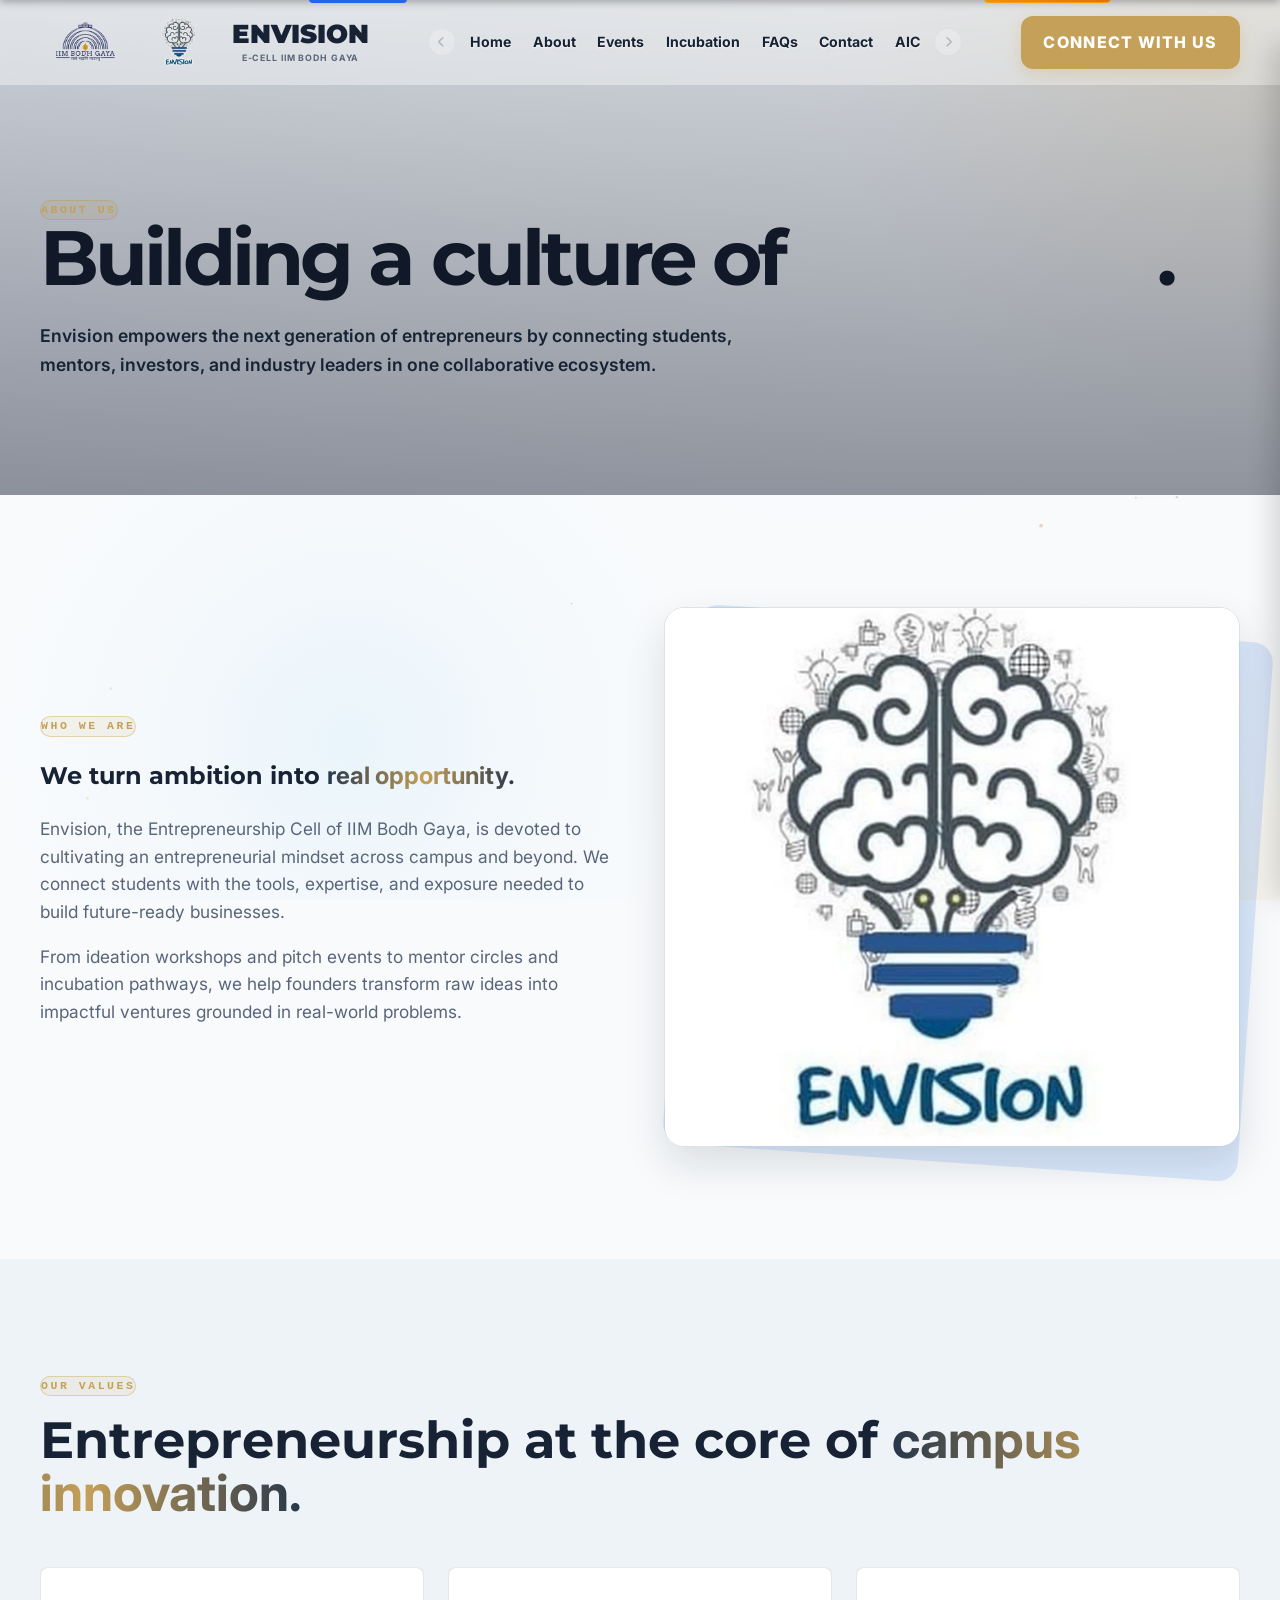
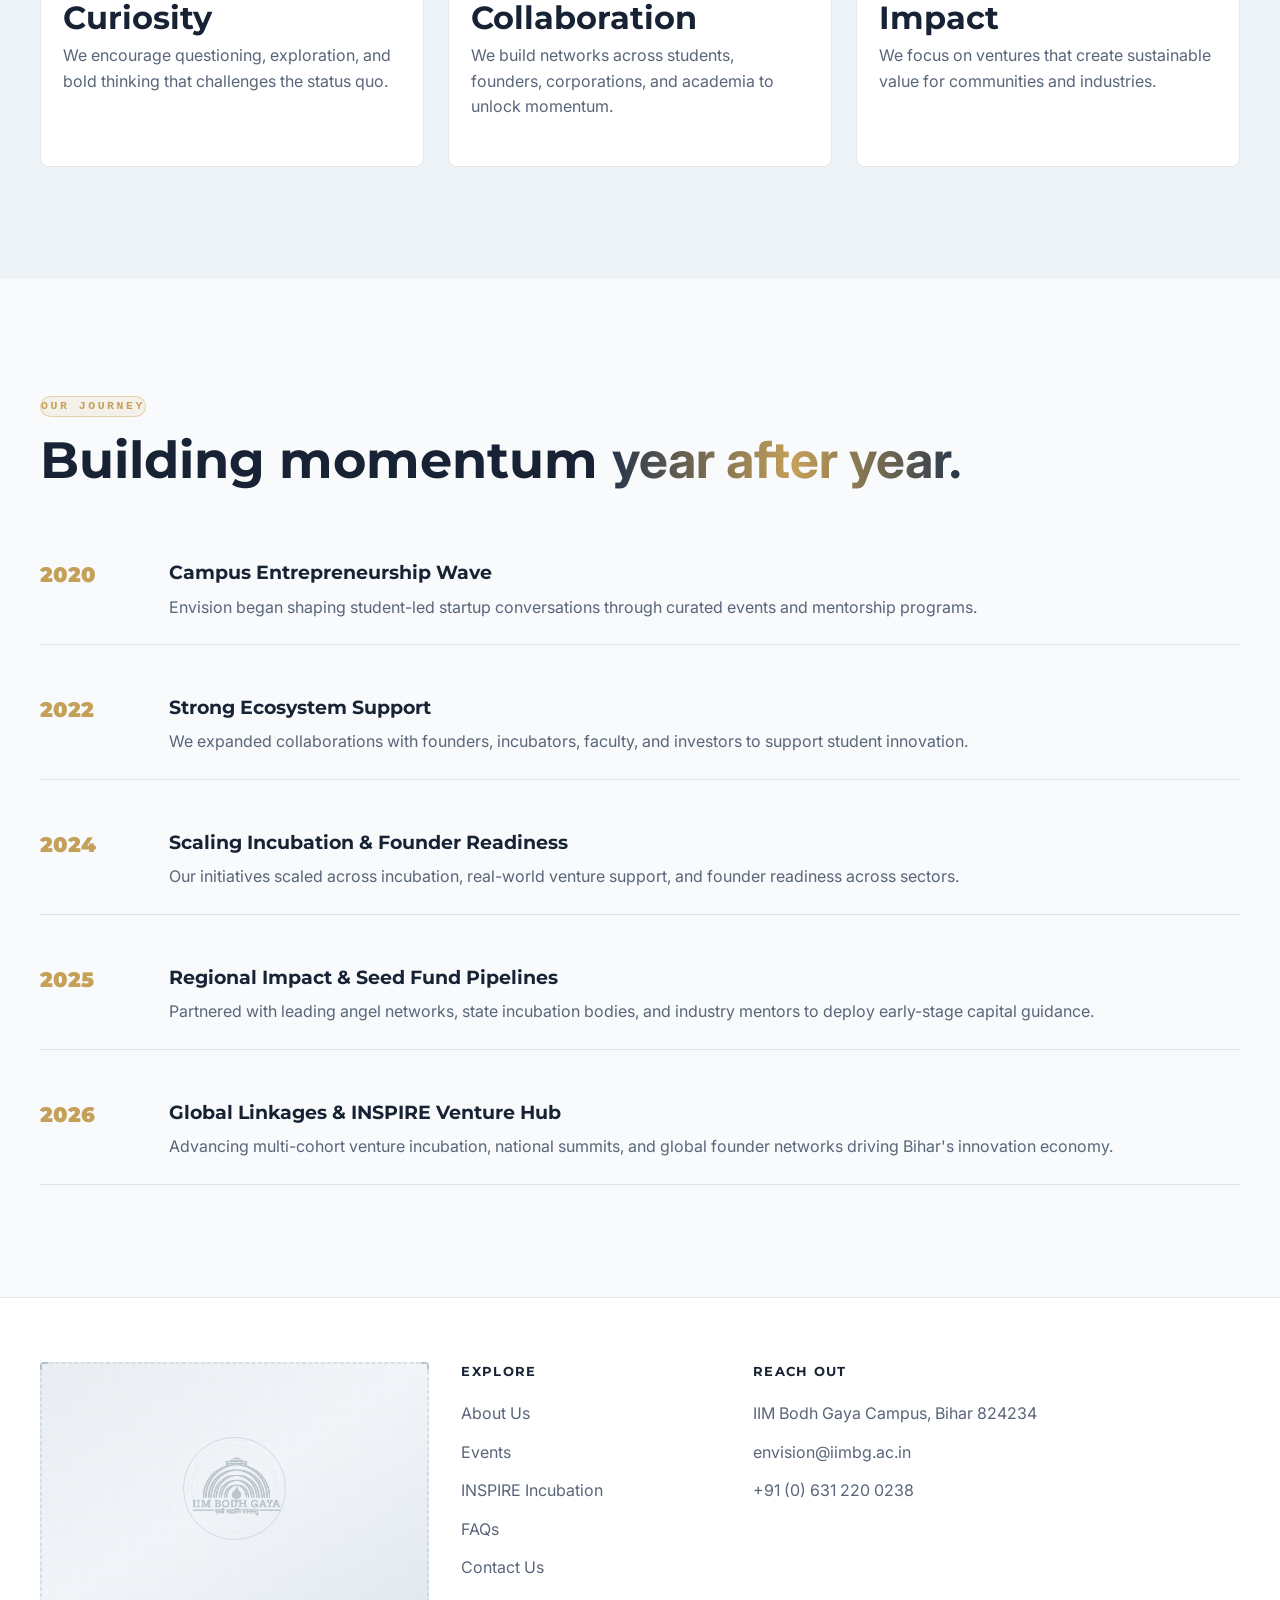
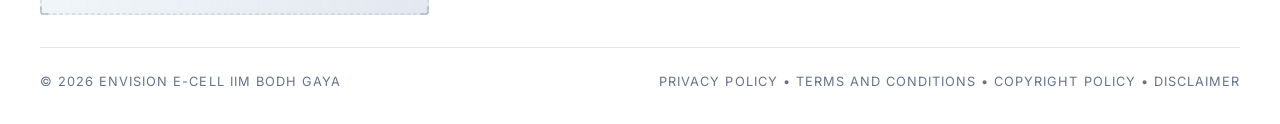
<file: about.html>
<!DOCTYPE html>
<html lang="en"><head>
  <meta charset="UTF-8">
  <meta name="viewport" content="width=device-width, initial-scale=1.0">
  <title>About | Envision E-Cell IIM Bodh Gaya</title>
  <meta name="description" content="About Envision E-Cell IIM Bodh Gaya - Empowering the next generation of founders, innovators, and leaders by building a high-impact entrepreneurship ecosystem.">
  <link rel="canonical" href="https://envision.iimbg.ac.in/about.html">

  <!-- Open Graph / Social Tags -->
  <meta property="og:type" content="website">
  <meta property="og:url" content="https://envision.iimbg.ac.in/about.html">
  <meta property="og:title" content="About | Envision E-Cell IIM Bodh Gaya">
  <meta property="og:description" content="Discover our journey, mission, and vision in driving entrepreneurship across IIM Bodh Gaya and Bihar.">
  <meta property="og:image" content="https://envision.iimbg.ac.in/mission-campus.jpg">

  <!-- Twitter Card -->
  <meta name="twitter:card" content="summary_large_image">
  <meta name="twitter:title" content="About | Envision E-Cell IIM Bodh Gaya">
  <meta name="twitter:description" content="Discover our journey, mission, and vision in driving entrepreneurship across IIM Bodh Gaya and Bihar.">
  <meta name="twitter:image" content="https://envision.iimbg.ac.in/mission-campus.jpg">

  <link rel="preconnect" href="https://fonts.googleapis.com">
  <link rel="preconnect" href="https://fonts.gstatic.com" crossorigin="">
  <link href="https://fonts.googleapis.com/css2?family=Inter:wght@300;400;500;600;700;800;900&amp;family=Montserrat:wght@300;400;600;700;800;900&amp;display=swap" rel="stylesheet">
  <link rel="stylesheet" href="https://cdnjs.cloudflare.com/ajax/libs/font-awesome/6.4.0/css/all.min.css" integrity="sha512-iecdLmaskl7CVkqkXNQ/ZH/XLlvWZOJyj7Yy7tcenmpD1ypASozpmT/E0iPtmFIB46ZmdtAc9eNBvH0H/ZpiBw==" crossorigin="anonymous" referrerpolicy="no-referrer">
  <link rel="stylesheet" href="styles.css">
<style id="cms-dynamic-global-styles">:root {
  --bg: #f8fafc !important;
  --panel: #ffffff !important;
  --panel-strong: #ffffff !important;
  --line: rgba(15, 23, 42, 0.12) !important;
  --blue: #0a192f !important;
  --blue-strong: #0a192f !important;
  --navy: #0a192f !important;
  --gold: #c5a059 !important;
  --gold-soft: #c5a059 !important;
  --gold-strong: #c5a059 !important;
  --text: #172334 !important;
  --muted: #596579 !important;
  --card-radius: 12px !important;
}
body, p, span, a, li, input, button { font-family: Inter, -apple-system, sans-serif !important; }
h1, h2, h3, h4, h5, h6, .section-label, .stat-number, .leader-name { font-family: Montserrat, sans-serif !important; }
code, pre, .mono-eyebrow, .badge, .section-label { font-family: monospace, monospace !important; }
body { background-color: #f8fafc !important; }
.ambient-canvas { background: #f8fafc !important; }
</style><link rel="stylesheet" href="cms.css"><script src="supabase-js.js" async=""></script></head>

<body class=""><canvas id="ambient-canvas" class="ambient-canvas" aria-hidden="true" width="1920" height="1097" style="width: 1536px; height: 878px;"></canvas>
  <header class="topbar">
    <div class="nav-wrap">
      <div class="logo logo-pair">
        <a href="https://iimbg.ac.in/" class="logo-mark logo-institute-link" target="_blank" rel="noopener noreferrer" aria-label="Visit IIM Bodh Gaya website, opens in a new tab">
          <img src="iimbg-crest-transparent.png" alt="IIM Bodh Gaya">
        </a>
        <a href="index.html" class="logo-mark logo-brand" aria-label="Envision Home">
          <img src="envision-logo-transparent.png" alt="Envision E-Cell">
        </a>
        <a href="index.html" class="logo-text logo-title-link" aria-label="Envision Home">
          <strong class="logo-title">ENVISION</strong><span>E-Cell IIM Bodh Gaya</span>
        </a>
      </div>
      <div class="nav-slider-wrapper">
        <button type="button" class="nav-slider-btn nav-slider-prev is-disabled" aria-label="Previous navigation items" disabled="">
          <i class="fa-solid fa-chevron-left"></i>
        </button>
        <nav class="nav-links" aria-label="Main navigation"><a href="index.html">Home</a><a href="about.html" class="active">About</a><a href="events.html">Events</a><a href="incubation.html">Incubation</a><a href="aic.html">AIC</a><a href="index.html#faq">FAQs</a><a href="contact.html">Contact</a></nav>
        <button type="button" class="nav-slider-btn nav-slider-next is-disabled" aria-label="Next navigation items" disabled="">
          <i class="fa-solid fa-chevron-right"></i>
        </button>
      </div>
      <a href="contact.html" class="nav-cta" style="position: relative;">Connect With Us</a>
      <button class="menu-toggle" aria-label="Toggle navigation"><i class="fa-solid fa-bars"></i></button>
    </div>
    <div class="mobile-menu">
      <div class="mobile-menu-inner"><a href="index.html">Home</a><a href="about.html" class="active">About</a><a href="events.html">Events</a><a href="incubation.html">Incubation</a><a href="aic.html">AIC</a><a href="index.html#faq">FAQs</a><a href="contact.html">Contact</a><a href="contact.html" class="mobile-connect">Connect With Us</a></div>
    </div>
  </header>

  <section class="page-hero has-cms-media" style="position: relative; overflow: hidden;"><div class="cms-hero-media-wrap pos-full" style="width: 100%; height: 100%; opacity: 0.35; filter: blur(6px);"><video class="cms-hero-media-el media-loaded" autoplay="" loop="" playsinline="" muted="" aria-hidden="true" src="gemini_generated_video_fef441c7.mp4" data-src="gemini_generated_video_fef441c7.mp4" style="object-fit: cover;"></video></div><div class="cms-hero-overlay overlay-vignette"></div>
    <div class="page-hero-inner reveal active" style="position: relative; z-index: 2;">
      <div data-cms-id="txt_about_1" class="section-label">About Us</div>
      <h1 data-cms-id="txt_about_2">Building a culture of <span class="gradient-text animated-word" data-phrases="ideas and execution|bold innovation|future leaders|real impact">real impact</span>.</h1>
      <p data-cms-id="txt_about_3">Envision empowers the next generation of entrepreneurs by connecting students,
        mentors, investors, and industry
        leaders in one collaborative ecosystem.</p>
    </div>
  </section>

  <main>
    <section class="section">
      <div class="container grid-2">
        <div class="text-block reveal active">
          <div data-cms-id="txt_about_4" class="section-label">Who We Are</div>
          <h2 data-cms-id="txt_about_5">We turn ambition into <span class="gradient-text">real opportunity.</span></h2>
          <p data-cms-id="txt_about_6">Envision, the Entrepreneurship Cell of IIM Bodh Gaya, is devoted to cultivating
            an entrepreneurial mindset
            across campus and beyond. We connect students with the tools, expertise, and exposure needed to build
            future-ready businesses.</p>
          <p data-cms-id="txt_about_7">From ideation workshops and pitch events to mentor circles and incubation
            pathways, we help founders
            transform raw ideas into impactful ventures grounded in real-world problems.</p>
        </div>
        <div class="image-panel reveal active">
          <img data-cms-id="img_about_1" src="[data-uri]" alt="Entrepreneurial team" class="media-loaded">
        </div>
      </div>
    </section>

    <section class="section" style="background: rgba(7,17,29,0.9);">
      <div class="container">
        <div class="section-heading reveal">
          <div data-cms-id="txt_about_8" class="section-label">Our Values</div>
          <h2 data-cms-id="txt_about_9">Entrepreneurship at the core of <span class="gradient-text">campus
              innovation.</span></h2>
        </div>

        <div data-cms-grid-id="grid_about_1" class="cards-grid">
          <article class="card reveal active" data-cms-card="true">
            <div class="card-body">
              <h3 data-cms-id="txt_about_10">Curiosity</h3>
              <p data-cms-id="txt_about_11">We encourage questioning, exploration, and bold thinking that challenges the
                status quo.</p>
            </div>
          </article>
          <article class="card reveal active" data-cms-card="true">
            <div class="card-body">
              <h3 data-cms-id="txt_about_12">Collaboration</h3>
              <p data-cms-id="txt_about_13">We build networks across students, founders, corporations, and academia to
                unlock momentum.</p>
            </div>
          </article>
          <article class="card reveal active" data-cms-card="true">
            <div class="card-body">
              <h3 data-cms-id="txt_about_14">Impact</h3>
              <p data-cms-id="txt_about_15">We focus on ventures that create sustainable value for communities and
                industries.</p>
            </div>
          </article>
        </div>
      </div>
    </section>

    <section class="section">
      <div class="container">
        <div class="section-heading reveal">
          <div data-cms-id="txt_about_16" class="section-label">Our Journey</div>
          <h2 data-cms-id="txt_about_17">Building momentum <span class="gradient-text">year after year.</span></h2>
        </div>

        <div class="timeline reveal">
          <div class="timeline-item">
            <div class="timeline-year">2020</div>
            <div>
              <h3 data-cms-id="txt_about_18">Campus Entrepreneurship Wave</h3>
              <p data-cms-id="txt_about_19">Envision began shaping student-led startup conversations through curated
                events and mentorship
                programs.</p>
            </div>
          </div>
          <div class="timeline-item">
            <div class="timeline-year">2022</div>
            <div>
              <h3 data-cms-id="txt_about_20">Strong Ecosystem Support</h3>
              <p data-cms-id="txt_about_21">We expanded collaborations with founders, incubators, faculty, and investors
                to support student
                innovation.</p>
            </div>
          </div>
          <div class="timeline-item">
            <div class="timeline-year">2024</div>
            <div>
              <h3 data-cms-id="txt_about_22">Scaling Incubation &amp; Founder Readiness</h3>
              <p data-cms-id="txt_about_23">Our initiatives scaled across incubation, real-world venture support, and
                founder readiness across
                sectors.</p>
            </div>
          </div>
          <div class="timeline-item">
            <div class="timeline-year">2025</div>
            <div>
              <h3 data-cms-id="txt_about_24">Regional Impact &amp; Seed Fund Pipelines</h3>
              <p data-cms-id="txt_about_25">Partnered with leading angel networks, state incubation bodies, and industry
                mentors to deploy early-stage capital guidance.</p>
            </div>
          </div>
          <div class="timeline-item">
            <div class="timeline-year">2026</div>
            <div>
              <h3 data-cms-id="txt_about_26">Global Linkages &amp; INSPIRE Venture Hub</h3>
              <p data-cms-id="txt_about_27">Advancing multi-cohort venture incubation, national summits, and global
                founder networks driving Bihar's innovation economy.</p>
            </div>
          </div>
        </div>
      </div>
    </section>
  </main>

  <footer>
    <div class="container">
      <div class="footer-grid">
        <div>
          <video class="signature-clip media-loaded" autoplay="" muted="" loop="" playsinline="" preload="metadata" aria-hidden="true" poster="placeholder.svg">
            <source src="ECell%20Sign%20mail%202026%20(2).mp4" type="video/mp4">
          </video>
        </div>
        <div>
          <h3 data-cms-id="txt_about_28" style="margin: 0 0 1.2rem; font-family: 'Montserrat',sans-serif; letter-spacing: 0.1em; text-transform: uppercase; font-size: 0.8rem;">
            Explore</h3>
          <ul class="footer-links">
            <li><a data-cms-id="txt_about_30" href="about.html">About Us</a></li>
            <li><a data-cms-id="txt_about_32" href="events.html">Events</a></li>
            <li><a data-cms-id="txt_about_34" href="incubation.html">INSPIRE Incubation</a></li>
            <li><a data-cms-id="txt_about_36" href="index.html#faq">FAQs</a></li>
            <li><a data-cms-id="txt_about_38" href="contact.html">Contact Us</a></li>
          </ul>
        </div>
        <div>
          <h3 data-cms-id="txt_about_39" style="margin: 0 0 1.2rem; font-family: 'Montserrat',sans-serif; letter-spacing: 0.1em; text-transform: uppercase; font-size: 0.8rem;">
            Reach Out</h3>
          <ul class="footer-links">
            <li data-cms-id="txt_about_40">IIM Bodh Gaya Campus, Bihar 824234</li>
            <li><a data-cms-id="txt_about_42" href="mailto:envision@iimbg.ac.in">envision@iimbg.ac.in</a></li>
            <li><a data-cms-id="txt_about_44" href="tel:+916312200238">+91 (0) 631 220 0238</a></li>
          </ul>
        </div>
      </div>
      <div class="footer-meta">
        <span>© <span id="year">2026</span> ENVISION E-CELL IIM BODH GAYA</span>
        <span><a data-cms-id="txt_about_45" href="https://iimbg.ac.in/privacy-policy/" target="_blank" rel="noopener noreferrer" aria-label="Privacy Policy, opens in a new tab">Privacy Policy</a> • <a data-cms-id="txt_about_46" href="https://iimbg.ac.in/terms-conditions/" target="_blank" rel="noopener noreferrer" aria-label="Terms and Conditions, opens in a new tab">Terms and Conditions</a> •
          <a data-cms-id="txt_about_47" href="https://iimbg.ac.in/copyright-policy/" target="_blank" rel="noopener noreferrer" aria-label="Copyright Policy, opens in a new tab">Copyright Policy</a> • <a data-cms-id="txt_about_48" href="https://iimbg.ac.in/disclaimer/" target="_blank" rel="noopener noreferrer" aria-label="Disclaimer, opens in a new tab">Disclaimer</a></span>
      </div>
    </div>
  </footer>

  <script src="script.js"></script>


<script src="supabase-config.js"></script><script src="cms.js"></script></body></html>
</file>
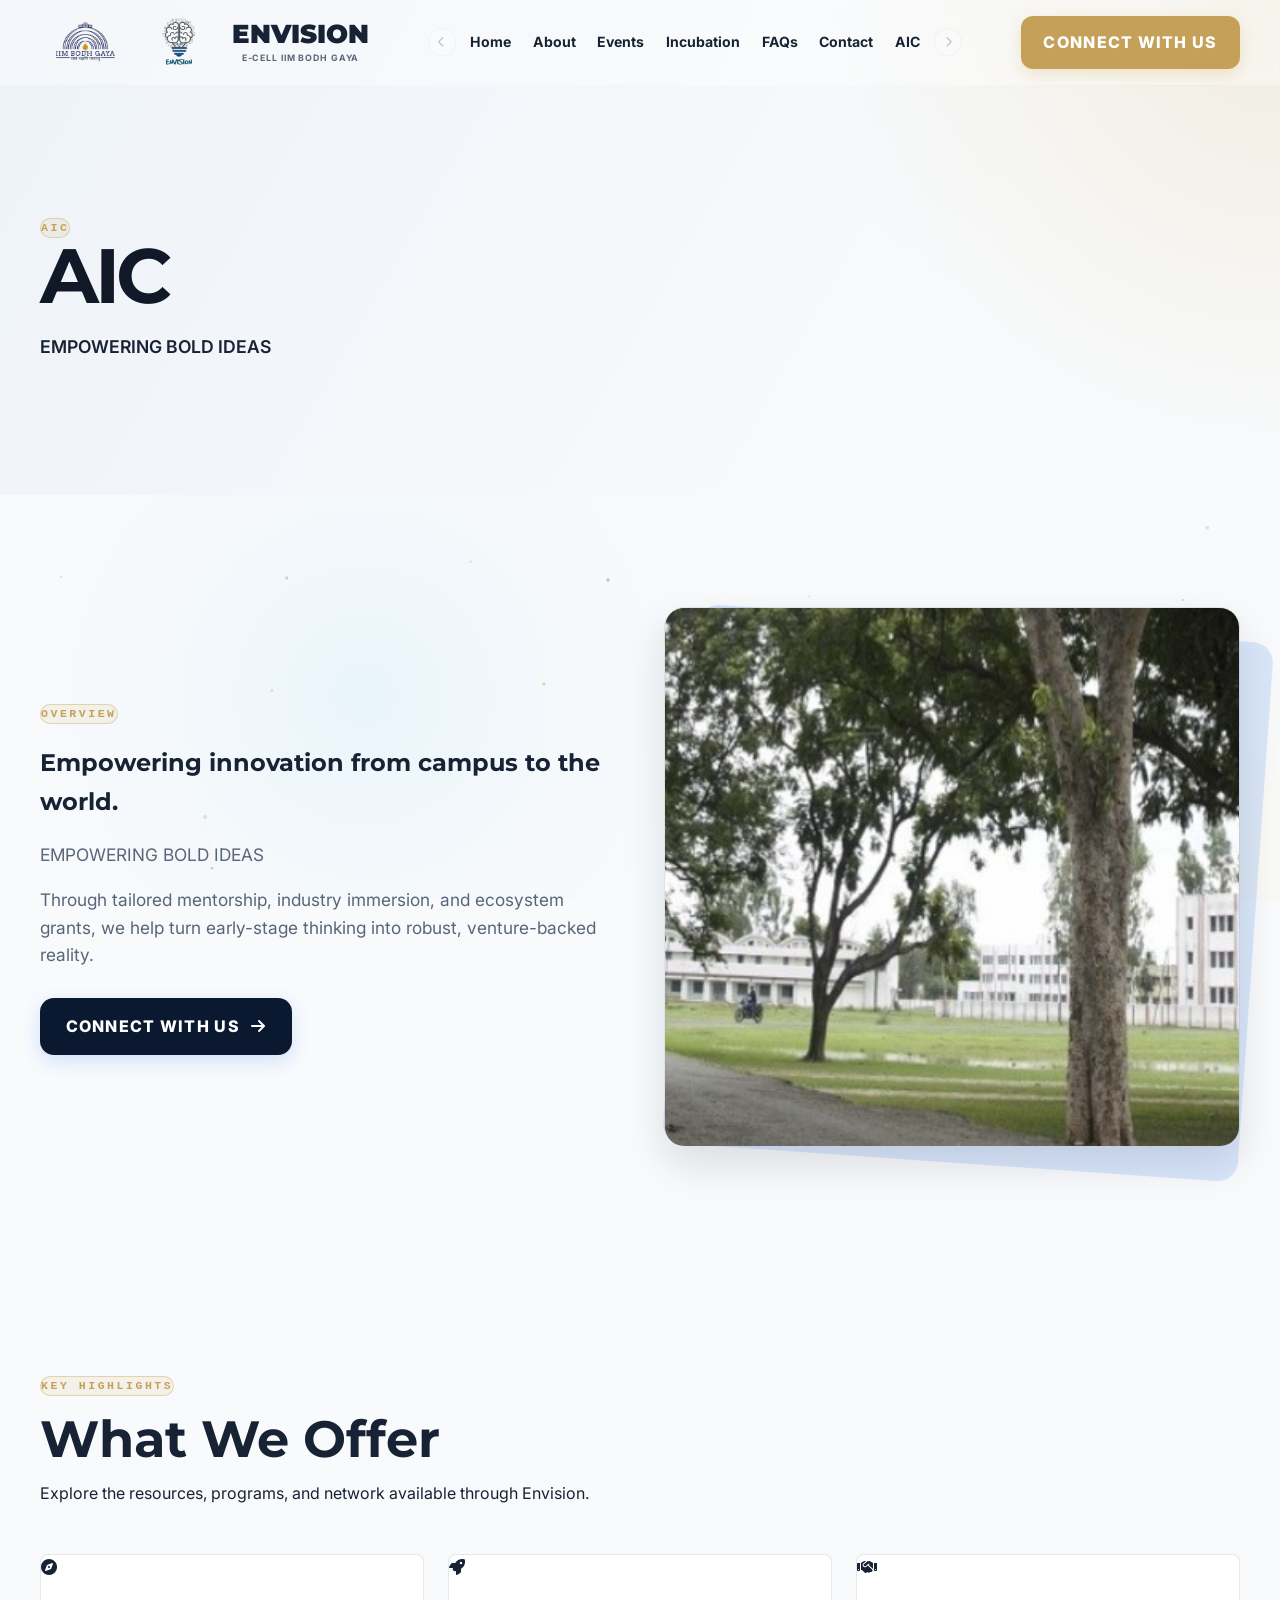
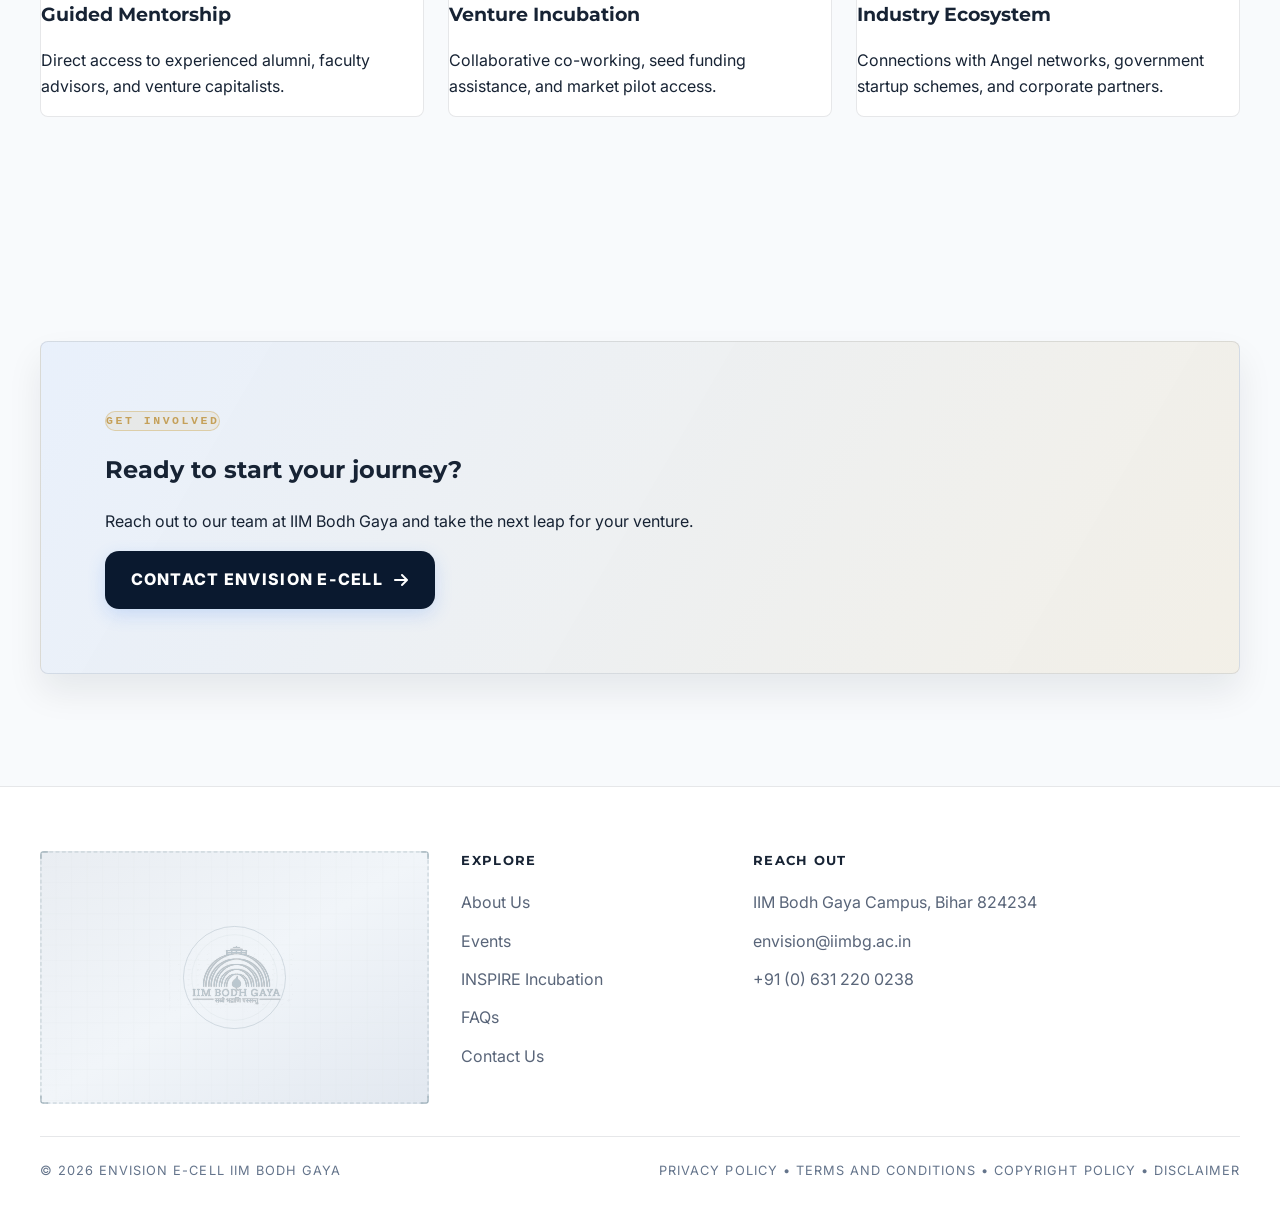
<file: aic.html>
<!DOCTYPE html>
<html lang="en">
<head>
  <meta charset="UTF-8" />
  <meta name="viewport" content="width=device-width, initial-scale=1.0" />
  <title>AIC | Envision E-Cell IIM Bodh Gaya</title>
  <meta name="description" content="EMPOWERING BOLD IDEAS" />
  <link rel="canonical" href="https://envision.iimbg.ac.in/aic.html" />

  <!-- Open Graph / Social Tags -->
  <meta property="og:type" content="website" />
  <meta property="og:url" content="https://envision.iimbg.ac.in/aic.html" />
  <meta property="og:title" content="AIC | Envision E-Cell IIM Bodh Gaya" />
  <meta property="og:description" content="EMPOWERING BOLD IDEAS" />
  <meta property="og:image" content="https://envision.iimbg.ac.in/envision-logo.jpeg" />

  <!-- Twitter Card -->
  <meta name="twitter:card" content="summary_large_image" />
  <meta name="twitter:title" content="AIC | Envision E-Cell IIM Bodh Gaya" />
  <meta name="twitter:description" content="EMPOWERING BOLD IDEAS" />
  <meta name="twitter:image" content="https://envision.iimbg.ac.in/envision-logo.jpeg" />

  <link rel="preconnect" href="https://fonts.googleapis.com" />
  <link rel="preconnect" href="https://fonts.gstatic.com" crossorigin />
  <link href="https://fonts.googleapis.com/css2?family=Inter:wght@300;400;500;600;700;800;900&family=Montserrat:wght@300;400;600;700;800;900&display=swap" rel="stylesheet" />
  <link rel="stylesheet" href="https://cdnjs.cloudflare.com/ajax/libs/font-awesome/6.4.0/css/all.min.css" integrity="sha512-iecdLmaskl7CVkqkXNQ/ZH/XLlvWZOJyj7Yy7tcenmpD1ypASozpmT/E0iPtmFIB46ZmdtAc9eNBvH0H/ZpiBw==" crossorigin="anonymous" referrerpolicy="no-referrer" />
  <link rel="stylesheet" href="styles.css" />

  <!-- Live Dynamic Global Theme -->
  <style id="cms-dynamic-global-styles">
:root {
  --bg: #f8fafc !important;
  --panel: #ffffff !important;
  --panel-strong: #ffffff !important;
  --line: rgba(15, 23, 42, 0.12) !important;
  --blue: #0a192f !important;
  --blue-strong: #0a192f !important;
  --navy: #0a192f !important;
  --gold: #c5a059 !important;
  --gold-soft: #c5a059 !important;
  --gold-strong: #c5a059 !important;
  --text: #172334 !important;
  --muted: #596579 !important;
  --card-radius: 12px !important;
}
body, p, span, a, li, input, button { font-family: Inter, -apple-system, sans-serif !important; }
h1, h2, h3, h4, h5, h6, .section-label, .stat-number, .leader-name, .logo-title { font-family: Montserrat, sans-serif !important; }
code, pre, .mono-eyebrow, .badge, .section-label { font-family: monospace, monospace !important; }
body { background-color: #f8fafc !important; }
.ambient-canvas { background: #f8fafc !important; }

  </style>
</head>

<body >
  <header class="topbar">
    <div class="nav-wrap">
      <div class="logo logo-pair">
        <a href="https://iimbg.ac.in/" class="logo-mark logo-institute-link" target="_blank" rel="noopener noreferrer" aria-label="Visit IIM Bodh Gaya website, opens in a new tab">
          <img src="iimbg-crest-transparent.png" alt="IIM Bodh Gaya" />
        </a>
        <a href="index.html" class="logo-mark logo-brand" aria-label="Envision Home">
          <img src="envision-logo-transparent.png" alt="Envision E-Cell" />
        </a>
        <a href="index.html" class="logo-text logo-title-link" aria-label="Envision Home">
          <strong class="logo-title">ENVISION</strong><span>E-Cell IIM Bodh Gaya</span>
        </a>
      </div>
      <div class="nav-slider-wrapper">
        <button type="button" class="nav-slider-btn nav-slider-prev" aria-label="Previous navigation items">
          <i class="fa-solid fa-chevron-left"></i>
        </button>
        <nav class="nav-links" aria-label="Main navigation">
        <a href="index.html">Home</a>
        <a href="about.html">About</a>
        <a href="events.html">Events</a>
        <a href="incubation.html">Incubation</a>
        <a href="index.html#faq">FAQs</a>
        <a href="contact.html">Contact</a>
        <a href="aic.html" class="active">AIC</a>
      </nav>
        <button type="button" class="nav-slider-btn nav-slider-next" aria-label="Next navigation items">
          <i class="fa-solid fa-chevron-right"></i>
        </button>
      </div>
      <a href="contact.html" class="nav-cta">Connect With Us</a>
      <button class="menu-toggle" aria-label="Toggle navigation"><i class="fa-solid fa-bars"></i></button>
    </div>
    <div class="mobile-menu" aria-label="Mobile navigation">
      <div class="mobile-menu-inner">
        <a href="index.html">Home</a>
        <a href="about.html">About</a>
        <a href="events.html">Events</a>
        <a href="incubation.html">Incubation</a>
        <a href="index.html#faq">FAQs</a>
        <a href="contact.html">Contact</a>
        <a href="aic.html" class="active">AIC</a>
        <a href="contact.html" class="mobile-connect">Connect With Us</a>
      </div>
    </div>
  </header>

  <!-- Page Hero -->
  <section class="page-hero">
    <div class="page-hero-inner reveal">
      <div data-cms-id="txt_aic_1" class="section-label">AIC</div>
      <h1 data-cms-id="txt_aic_2">AIC</h1>
      <p data-cms-id="txt_aic_3">EMPOWERING BOLD IDEAS</p>
    </div>
  </section>

  <main>

    <!-- Main Story & Overview -->
    <section class="section">
      <div class="container grid-2">
        <div class="text-block reveal">
          <div data-cms-id="txt_aic_4" class="section-label">Overview</div>
          <h2 data-cms-id="txt_aic_5">Empowering innovation from campus to the world.</h2>
          <p data-cms-id="txt_aic_6">EMPOWERING BOLD IDEAS</p>
          <p data-cms-id="txt_aic_7">Through tailored mentorship, industry immersion, and ecosystem grants, we help turn early-stage thinking into robust, venture-backed reality.</p>
          <div style="margin-top: 1.8rem;">
            <a data-cms-id="txt_aic_8" href="contact.html" class="btn btn-primary">Connect With Us <i class="fa-solid fa-arrow-right"></i></a>
          </div>
        </div>
        <div class="image-panel reveal">
          <img data-cms-id="img_aic_1" src="mission-campus.jpg" alt="AIC" />
        </div>
      </div>
    </section>

    <!-- Core Features Grid -->
    <section class="section bg-light">
      <div class="container">
        <div class="section-heading reveal">
          <div data-cms-id="txt_aic_9" class="section-label">Key Highlights</div>
          <h2 data-cms-id="txt_aic_10">What We Offer</h2>
          <p data-cms-id="txt_aic_11">Explore the resources, programs, and network available through Envision.</p>
        </div>
        <div data-cms-grid-id="grid_aic_1" class="cards-grid grid-3">
          <article class="card reveal">
            <div class="card-icon"><i class="fa-solid fa-compass"></i></div>
            <h3 data-cms-id="txt_aic_12">Guided Mentorship</h3>
            <p data-cms-id="txt_aic_13">Direct access to experienced alumni, faculty advisors, and venture capitalists.</p>
          </article>
          <article class="card reveal">
            <div class="card-icon"><i class="fa-solid fa-rocket"></i></div>
            <h3 data-cms-id="txt_aic_14">Venture Incubation</h3>
            <p data-cms-id="txt_aic_15">Collaborative co-working, seed funding assistance, and market pilot access.</p>
          </article>
          <article class="card reveal">
            <div class="card-icon"><i class="fa-solid fa-handshake"></i></div>
            <h3 data-cms-id="txt_aic_16">Industry Ecosystem</h3>
            <p data-cms-id="txt_aic_17">Connections with Angel networks, government startup schemes, and corporate partners.</p>
          </article>
        </div>
      </div>
    </section>

    <!-- Action Banner -->
    <section class="section">
      <div class="container">
        <div class="promo-band reveal">
          <div data-cms-id="txt_aic_18" class="section-label">Get Involved</div>
          <h2 data-cms-id="txt_aic_19">Ready to start your journey?</h2>
          <p data-cms-id="txt_aic_20">Reach out to our team at IIM Bodh Gaya and take the next leap for your venture.</p>
          <a data-cms-id="txt_aic_21" href="contact.html" class="btn btn-primary">Contact Envision E-Cell <i class="fa-solid fa-arrow-right"></i></a>
        </div>
      </div>
    </section>
  </main>

  <footer>
    <div class="container">
      <div class="footer-grid">
        <div>
          <video class="signature-clip" autoplay muted loop playsinline preload="metadata" aria-hidden="true">
            <source src="ECell%20Sign%20mail%202026%20(2).mp4" type="video/mp4" />
          </video>
        </div>
        <div>
          <h3 style="margin: 0 0 1.2rem; font-family: 'Montserrat',sans-serif; letter-spacing: 0.1em; text-transform: uppercase; font-size: 0.8rem;">Explore</h3>
          <ul class="footer-links">
            <li><a href="about.html">About Us</a></li>
            <li><a href="events.html">Events</a></li>
            <li><a href="incubation.html">INSPIRE Incubation</a></li>
            <li><a href="index.html#faq">FAQs</a></li>
            <li><a href="contact.html">Contact Us</a></li>
          </ul>
        </div>
        <div>
          <h3 style="margin: 0 0 1.2rem; font-family: 'Montserrat',sans-serif; letter-spacing: 0.1em; text-transform: uppercase; font-size: 0.8rem;">Reach Out</h3>
          <ul class="footer-links">
            <li>IIM Bodh Gaya Campus, Bihar 824234</li>
            <li><a href="mailto:envision@iimbg.ac.in">envision@iimbg.ac.in</a></li>
            <li><a href="tel:+916312200238">+91 (0) 631 220 0238</a></li>
          </ul>
        </div>
      </div>
      <div class="footer-meta">
        <span>© <span id="year"></span> ENVISION E-CELL IIM BODH GAYA</span>
        <span>
          <a href="https://iimbg.ac.in/privacy-policy/" target="_blank" rel="noopener noreferrer">Privacy Policy</a> •
          <a href="https://iimbg.ac.in/terms-conditions/" target="_blank" rel="noopener noreferrer">Terms and Conditions</a> •
          <a href="https://iimbg.ac.in/copyright-policy/" target="_blank" rel="noopener noreferrer">Copyright Policy</a> •
          <a href="https://iimbg.ac.in/disclaimer/" target="_blank" rel="noopener noreferrer">Disclaimer</a>
        </span>
      </div>
    </div>
  </footer>

  <script src="script.js"></script>
</body>
</html>
</file>
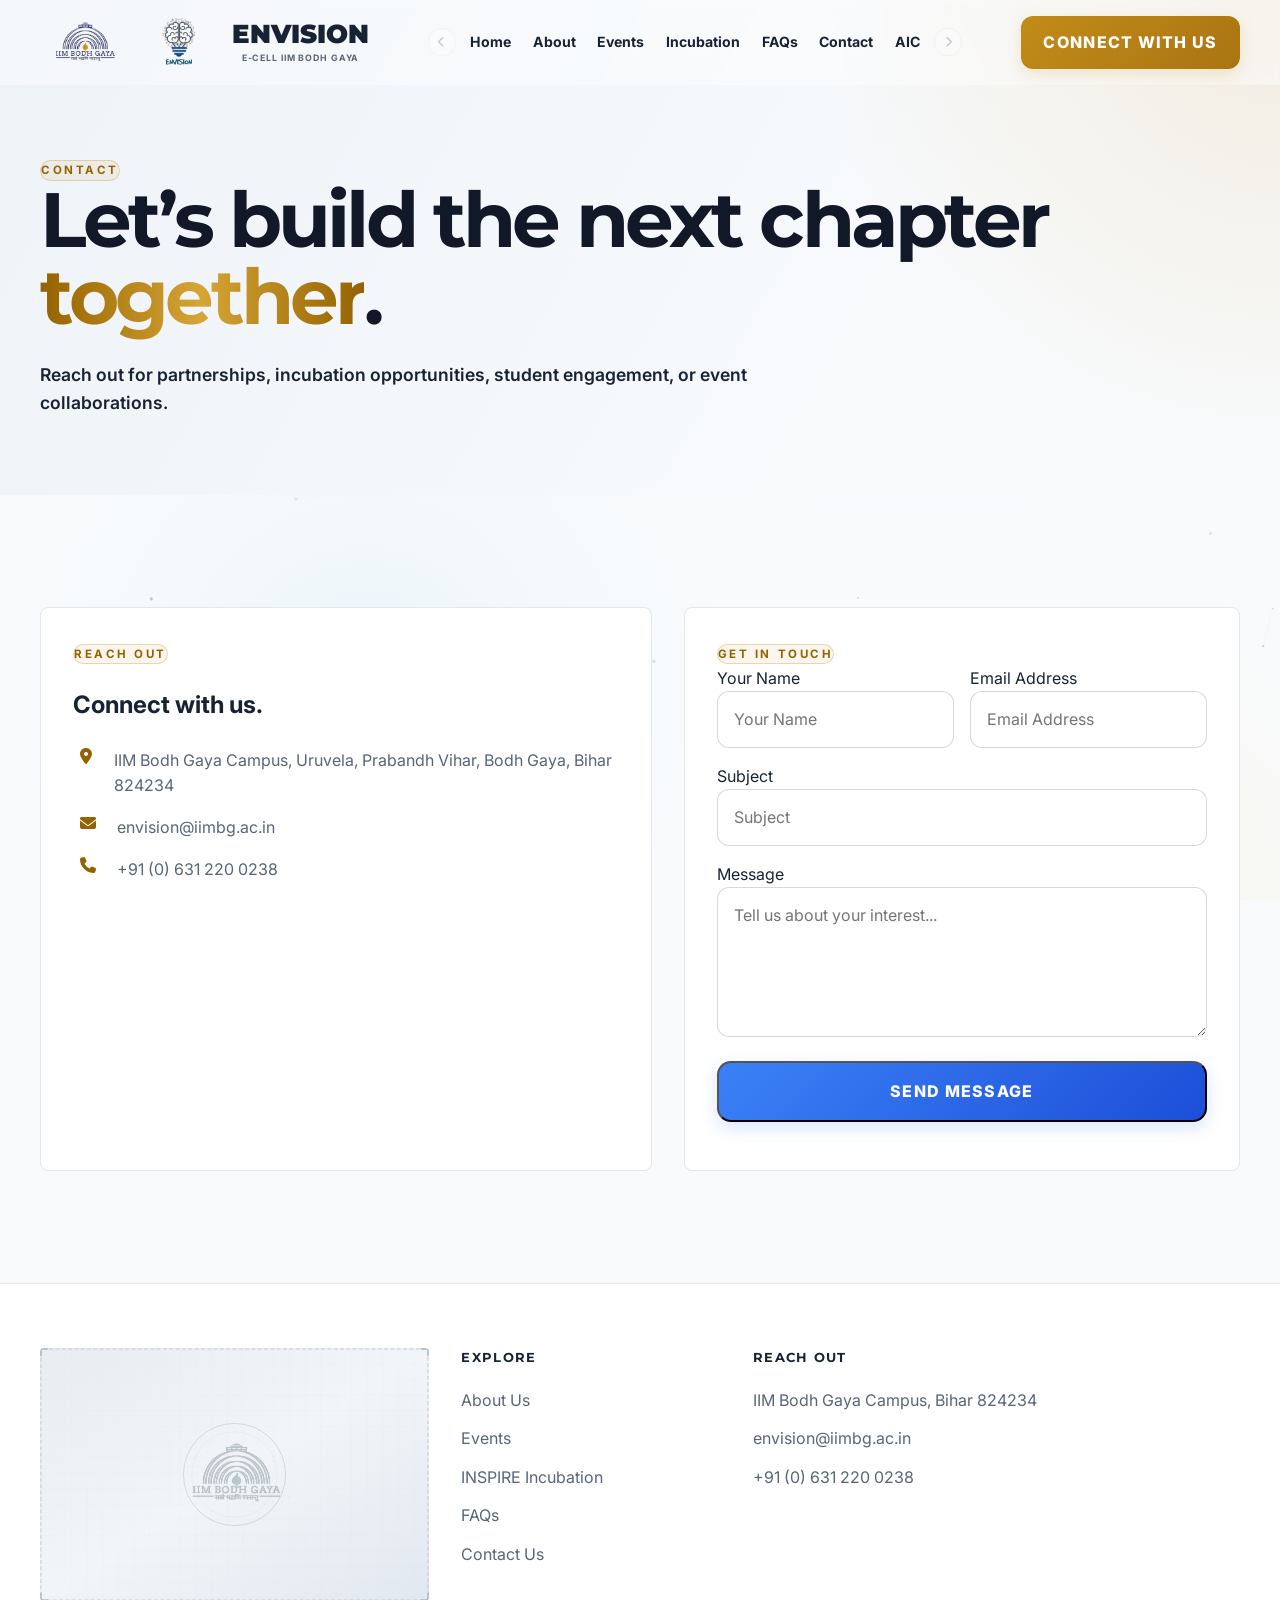
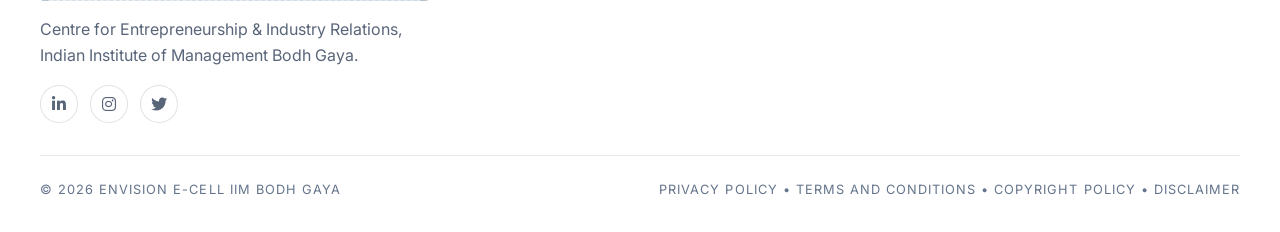
<file: contact.html>
<!DOCTYPE html>
<html lang="en">

<head>
  <meta charset="UTF-8" />
  <meta name="viewport" content="width=device-width, initial-scale=1.0" />
  <title>Contact Us | Envision E-Cell IIM Bodh Gaya</title>
  <meta name="description"
    content="Get in touch with Envision E-Cell IIM Bodh Gaya for partnerships, incubation inquiries, event sponsorships, and student initiatives." />
  <link rel="canonical" href="https://envision.iimbg.ac.in/contact.html" />

  <!-- Open Graph / Social Tags -->
  <meta property="og:type" content="website" />
  <meta property="og:url" content="https://envision.iimbg.ac.in/contact.html" />
  <meta property="og:title" content="Contact Us | Envision E-Cell IIM Bodh Gaya" />
  <meta property="og:description"
    content="Reach out to Envision E-Cell at IIM Bodh Gaya for partnerships, venture support, and events." />
  <meta property="og:image" content="https://envision.iimbg.ac.in/envision-logo.jpeg" />

  <!-- Twitter Card -->
  <meta name="twitter:card" content="summary_large_image" />
  <meta name="twitter:title" content="Contact Us | Envision E-Cell IIM Bodh Gaya" />
  <meta name="twitter:description"
    content="Reach out to Envision E-Cell at IIM Bodh Gaya for partnerships, venture support, and events." />
  <meta name="twitter:image" content="https://envision.iimbg.ac.in/envision-logo.jpeg" />

  <link rel="preconnect" href="https://fonts.googleapis.com" />
  <link rel="preconnect" href="https://fonts.gstatic.com" crossorigin />
  <link
    href="https://fonts.googleapis.com/css2?family=Inter:wght@300;400;500;600;700;800;900&family=Montserrat:wght@300;400;600;700;800;900&display=swap"
    rel="stylesheet" />
  <link rel="stylesheet" href="https://cdnjs.cloudflare.com/ajax/libs/font-awesome/6.4.0/css/all.min.css"
    integrity="sha512-iecdLmaskl7CVkqkXNQ/ZH/XLlvWZOJyj7Yy7tcenmpD1ypASozpmT/E0iPtmFIB46ZmdtAc9eNBvH0H/ZpiBw=="
    crossorigin="anonymous" referrerpolicy="no-referrer" />
  <link rel="stylesheet" href="styles.css" />
</head>

<body>
  <header class="topbar">
    <div class="nav-wrap">
      <div class="logo logo-pair">
        <a href="https://iimbg.ac.in/" class="logo-mark logo-institute-link" target="_blank" rel="noopener noreferrer"
          aria-label="Visit IIM Bodh Gaya website, opens in a new tab">
          <img src="iimbg-crest-transparent.png" alt="IIM Bodh Gaya" />
        </a>
        <a href="index.html" class="logo-mark logo-brand" aria-label="Envision Home">
          <img src="envision-logo-transparent.png" alt="Envision E-Cell" />
        </a>
        <a href="index.html" class="logo-text logo-title-link" aria-label="Envision Home">
          <strong class="logo-title">ENVISION</strong><span>E-Cell IIM Bodh Gaya</span>
        </a>
      </div>
      <div class="nav-slider-wrapper">
        <button type="button" class="nav-slider-btn nav-slider-prev" aria-label="Previous navigation items">
          <i class="fa-solid fa-chevron-left"></i>
        </button>
        <nav class="nav-links" aria-label="Main navigation">
        <a href="index.html">Home</a>
        <a href="about.html">About</a>
        <a href="events.html">Events</a>
        <a href="incubation.html">Incubation</a>
        <a href="index.html#faq">FAQs</a>
        <a href="contact.html" class="active">Contact</a>
        <a href="aic.html">AIC</a>
      </nav>
        <button type="button" class="nav-slider-btn nav-slider-next" aria-label="Next navigation items">
          <i class="fa-solid fa-chevron-right"></i>
        </button>
      </div>
      <a href="contact.html" class="nav-cta">Connect With Us</a>
      <button class="menu-toggle" aria-label="Toggle navigation"><i class="fa-solid fa-bars"></i></button>
    </div>
    <div class="mobile-menu">
      <div class="mobile-menu-inner">
        <a href="index.html">Home</a>
        <a href="about.html">About</a>
        <a href="events.html">Events</a>
        <a href="incubation.html">Incubation</a>
        <a href="index.html#faq">FAQs</a>
        <a href="contact.html" class="active">Contact</a>
        <a href="aic.html">AIC</a>
        </div>
    </div>
  </header>

  <section class="page-hero">
    <div class="page-hero-inner reveal">
      <div data-cms-id="txt_contact_1" class="section-label">Contact</div>
      <h1 data-cms-id="txt_contact_2">Let’s build the next chapter <span class="gradient-text animated-word"
          data-phrases="together|with purpose|from campus|for tomorrow">together</span>.</h1>
      <p data-cms-id="txt_contact_3">Reach out for partnerships, incubation opportunities, student engagement, or event
        collaborations.</p>
    </div>
  </section>

  <main>
    <section class="section">
      <div class="container contact-grid">
        <div class="contact-panel reveal">
          <div data-cms-id="txt_contact_4" class="section-label">Reach Out</div>
          <h2 data-cms-id="txt_contact_5">Connect with us.</h2>
          <div class="contact-list">
            <div class="contact-item">
              <i class="fa-solid fa-location-dot"></i>
              <span>IIM Bodh Gaya Campus, Uruvela, Prabandh Vihar, Bodh Gaya, Bihar 824234</span>
            </div>
            <div class="contact-item">
              <i class="fa-solid fa-envelope"></i>
              <span><a data-cms-id="txt_contact_6" href="mailto:envision@iimbg.ac.in">envision@iimbg.ac.in</a></span>
            </div>
            <div class="contact-item">
              <i class="fa-solid fa-phone"></i>
              <span>+91 (0) 631 220 0238</span>
            </div>
          </div>
        </div>

        <div class="form-panel reveal">
          <div data-cms-id="txt_contact_7" class="section-label">Get In Touch</div>
          <form id="contact-form" data-mailto="envision@iimbg.ac.in">
            <div class="form-row">
              <div>
                <label for="contact-name" class="visually-hidden">Your Name</label>
                <input type="text" id="contact-name" name="name" autocomplete="name" placeholder="Your Name" required />
              </div>
              <div>
                <label for="contact-email" class="visually-hidden">Email Address</label>
                <input type="email" id="contact-email" name="email" autocomplete="email" placeholder="Email Address"
                  required />
              </div>
            </div>
            <div>
              <label for="contact-subject" class="visually-hidden">Subject</label>
              <input type="text" id="contact-subject" name="subject" placeholder="Subject" required />
            </div>
            <div>
              <label for="contact-message" class="visually-hidden">Message</label>
              <textarea id="contact-message" name="message" placeholder="Tell us about your interest..."
                required></textarea>
            </div>
            <button data-cms-id="txt_contact_8" type="submit" class="btn btn-primary">Send Message</button>
            <p data-cms-id="txt_contact_9" class="contact-form-status" role="status" aria-live="polite"></p>
          </form>
        </div>
      </div>
    </section>
  </main>

  <footer>
    <div class="container">
      <div class="footer-grid">
        <div>
          <video class="signature-clip" autoplay muted loop playsinline preload="metadata" aria-hidden="true">
            <source src="ECell%20Sign%20mail%202026%20(2).mp4" type="video/mp4" />
          </video>
          <p data-cms-id="txt_contact_10" style="color: var(--muted); margin-top: 1rem;">
            Centre for Entrepreneurship &amp; Industry Relations, Indian Institute of Management Bodh Gaya.
          </p>
          <div class="social-links">
            <a data-cms-id="txt_contact_11" href="https://www.linkedin.com/company/envision-cell-iim-bodh-gaya/"
              target="_blank" rel="noopener noreferrer"
              aria-label="Visit Envision E-Cell on LinkedIn, opens in a new tab">
              <i class="fa-brands fa-linkedin-in" aria-hidden="true"></i>
            </a>
            <a data-cms-id="txt_contact_12" href="https://www.instagram.com/envision_iimbg/" target="_blank"
              rel="noopener noreferrer" aria-label="Visit Envision E-Cell on Instagram, opens in a new tab">
              <i class="fa-brands fa-instagram" aria-hidden="true"></i>
            </a>
            <a data-cms-id="txt_contact_13" href="https://x.com/ecell_iimbg" target="_blank" rel="noopener noreferrer"
              aria-label="Visit Envision E-Cell on X, opens in a new tab">
              <i class="fa-brands fa-twitter" aria-hidden="true"></i>
            </a>
          </div>
        </div>
        <div>
          <h3 data-cms-id="txt_contact_14"
            style="margin: 0 0 1.2rem; font-family: 'Montserrat',sans-serif; letter-spacing: 0.1em; text-transform: uppercase; font-size: 0.8rem;">
            Explore</h3>
          <ul class="footer-links">
            <li><a data-cms-id="txt_contact_16" href="about.html">About Us</a></li>
            <li><a data-cms-id="txt_contact_18" href="events.html">Events</a></li>
            <li><a data-cms-id="txt_contact_20" href="incubation.html">INSPIRE Incubation</a></li>
            <li><a data-cms-id="txt_contact_22" href="index.html#faq">FAQs</a></li>
            <li><a data-cms-id="txt_contact_24" href="contact.html">Contact Us</a></li>
          </ul>
        </div>
        <div>
          <h3 data-cms-id="txt_contact_25"
            style="margin: 0 0 1.2rem; font-family: 'Montserrat',sans-serif; letter-spacing: 0.1em; text-transform: uppercase; font-size: 0.8rem;">
            Reach Out</h3>
          <ul class="footer-links">
            <li data-cms-id="txt_contact_26">IIM Bodh Gaya Campus, Bihar 824234</li>
            <li><a data-cms-id="txt_contact_28" href="mailto:envision@iimbg.ac.in">envision@iimbg.ac.in</a></li>
            <li><a data-cms-id="txt_contact_30" href="tel:+916312200238">+91 (0) 631 220 0238</a></li>
          </ul>
        </div>
      </div>
      <div class="footer-meta">
        <span>© <span id="year"></span> ENVISION E-CELL IIM BODH GAYA</span>
        <span><a data-cms-id="txt_contact_31" href="https://iimbg.ac.in/privacy-policy/" target="_blank"
            rel="noopener noreferrer" aria-label="Privacy Policy, opens in a new tab">Privacy Policy</a> • <a
            data-cms-id="txt_contact_32" href="https://iimbg.ac.in/terms-conditions/" target="_blank"
            rel="noopener noreferrer" aria-label="Terms and Conditions, opens in a new tab">Terms and Conditions</a> •
          <a data-cms-id="txt_contact_33" href="https://iimbg.ac.in/copyright-policy/" target="_blank"
            rel="noopener noreferrer" aria-label="Copyright Policy, opens in a new tab">Copyright Policy</a> • <a
            data-cms-id="txt_contact_34" href="https://iimbg.ac.in/disclaimer/" target="_blank"
            rel="noopener noreferrer" aria-label="Disclaimer, opens in a new tab">Disclaimer</a></span>
      </div>
    </div>
  </footer>

  <script src="script.js"></script>
</body>

</html>
</file>
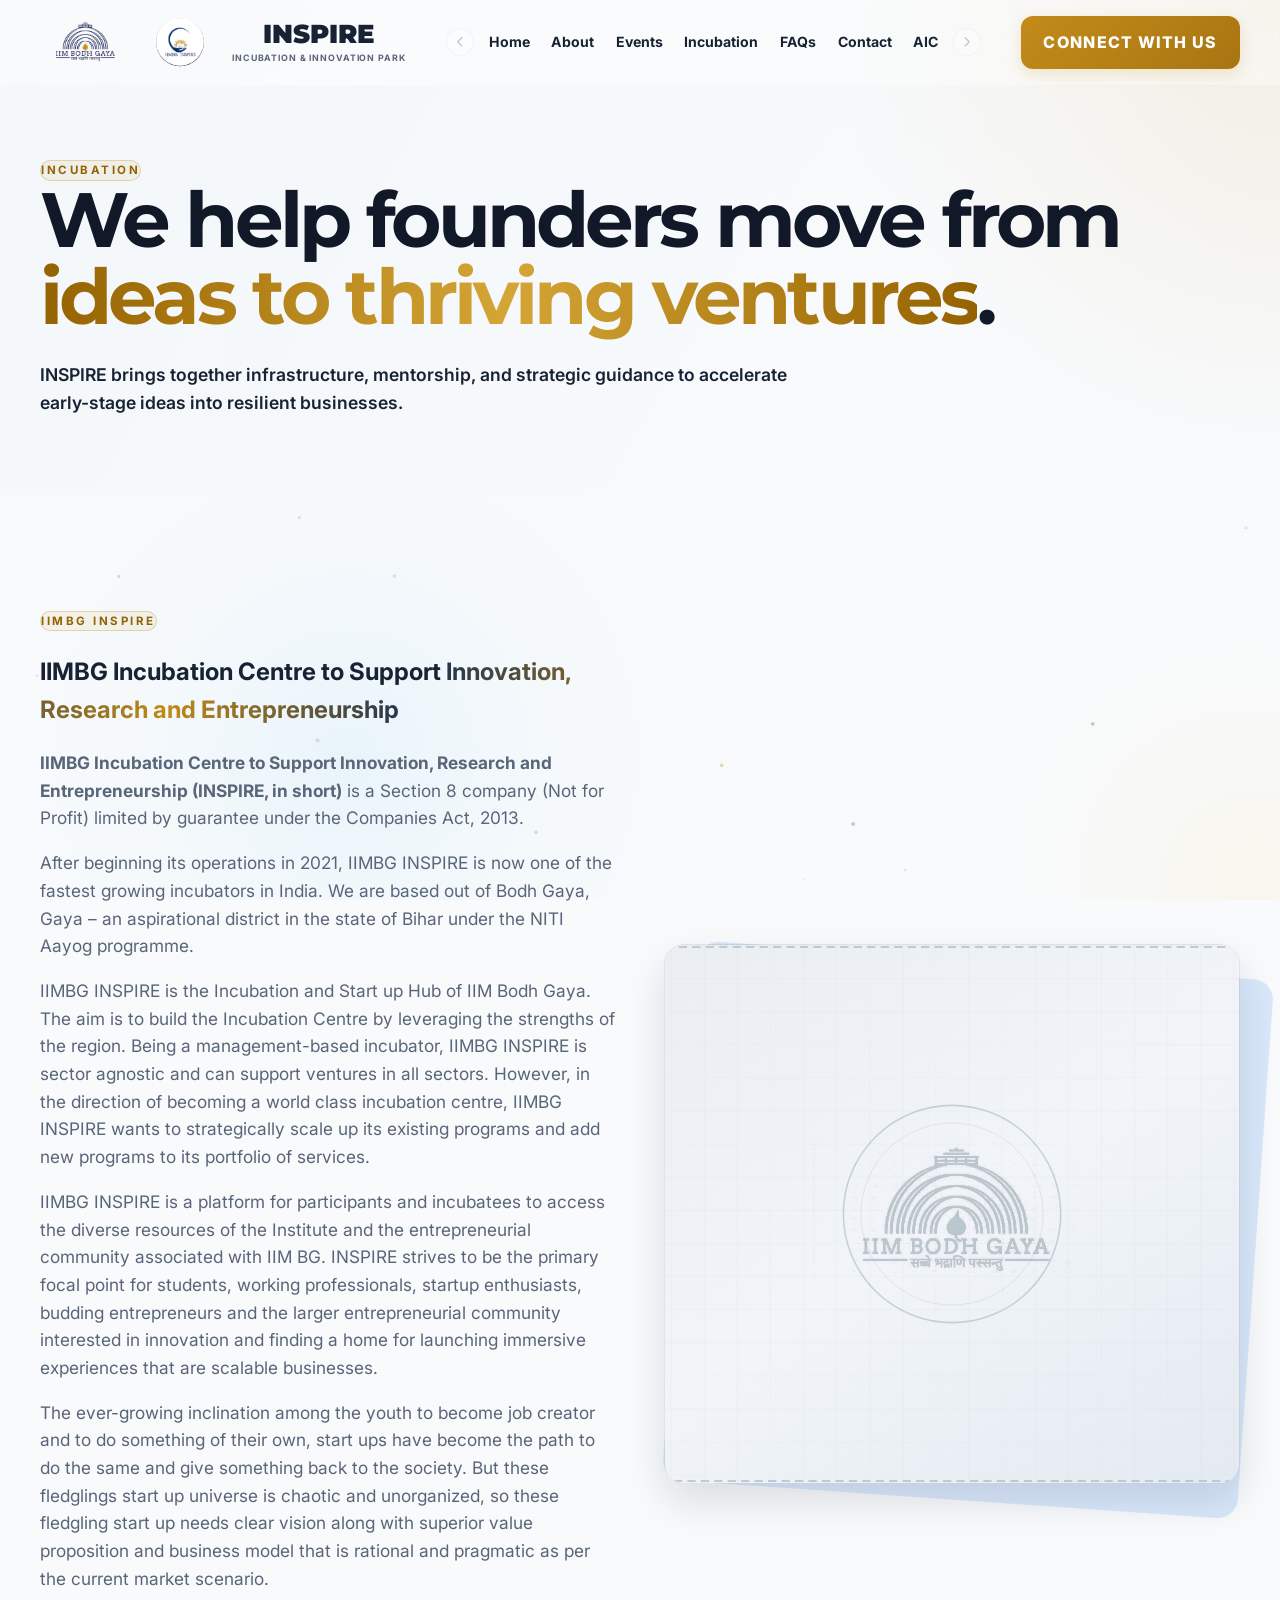
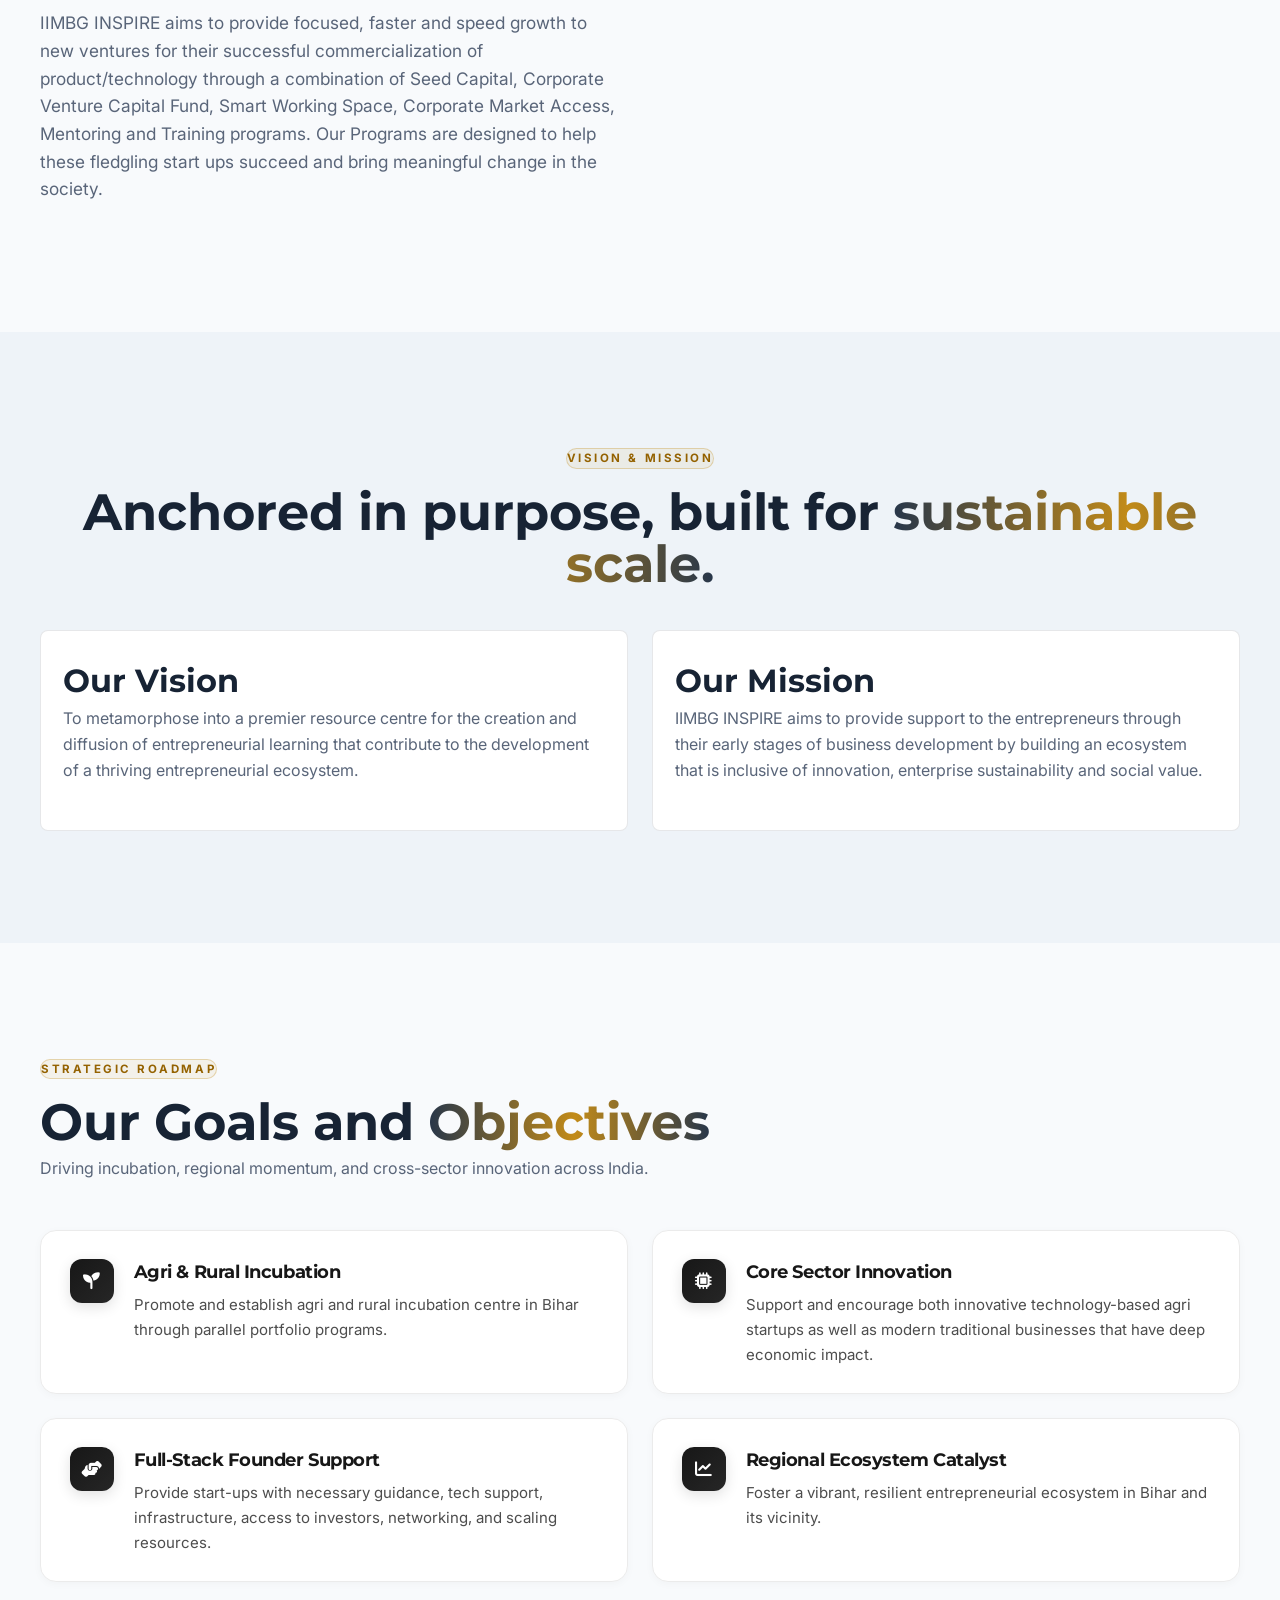
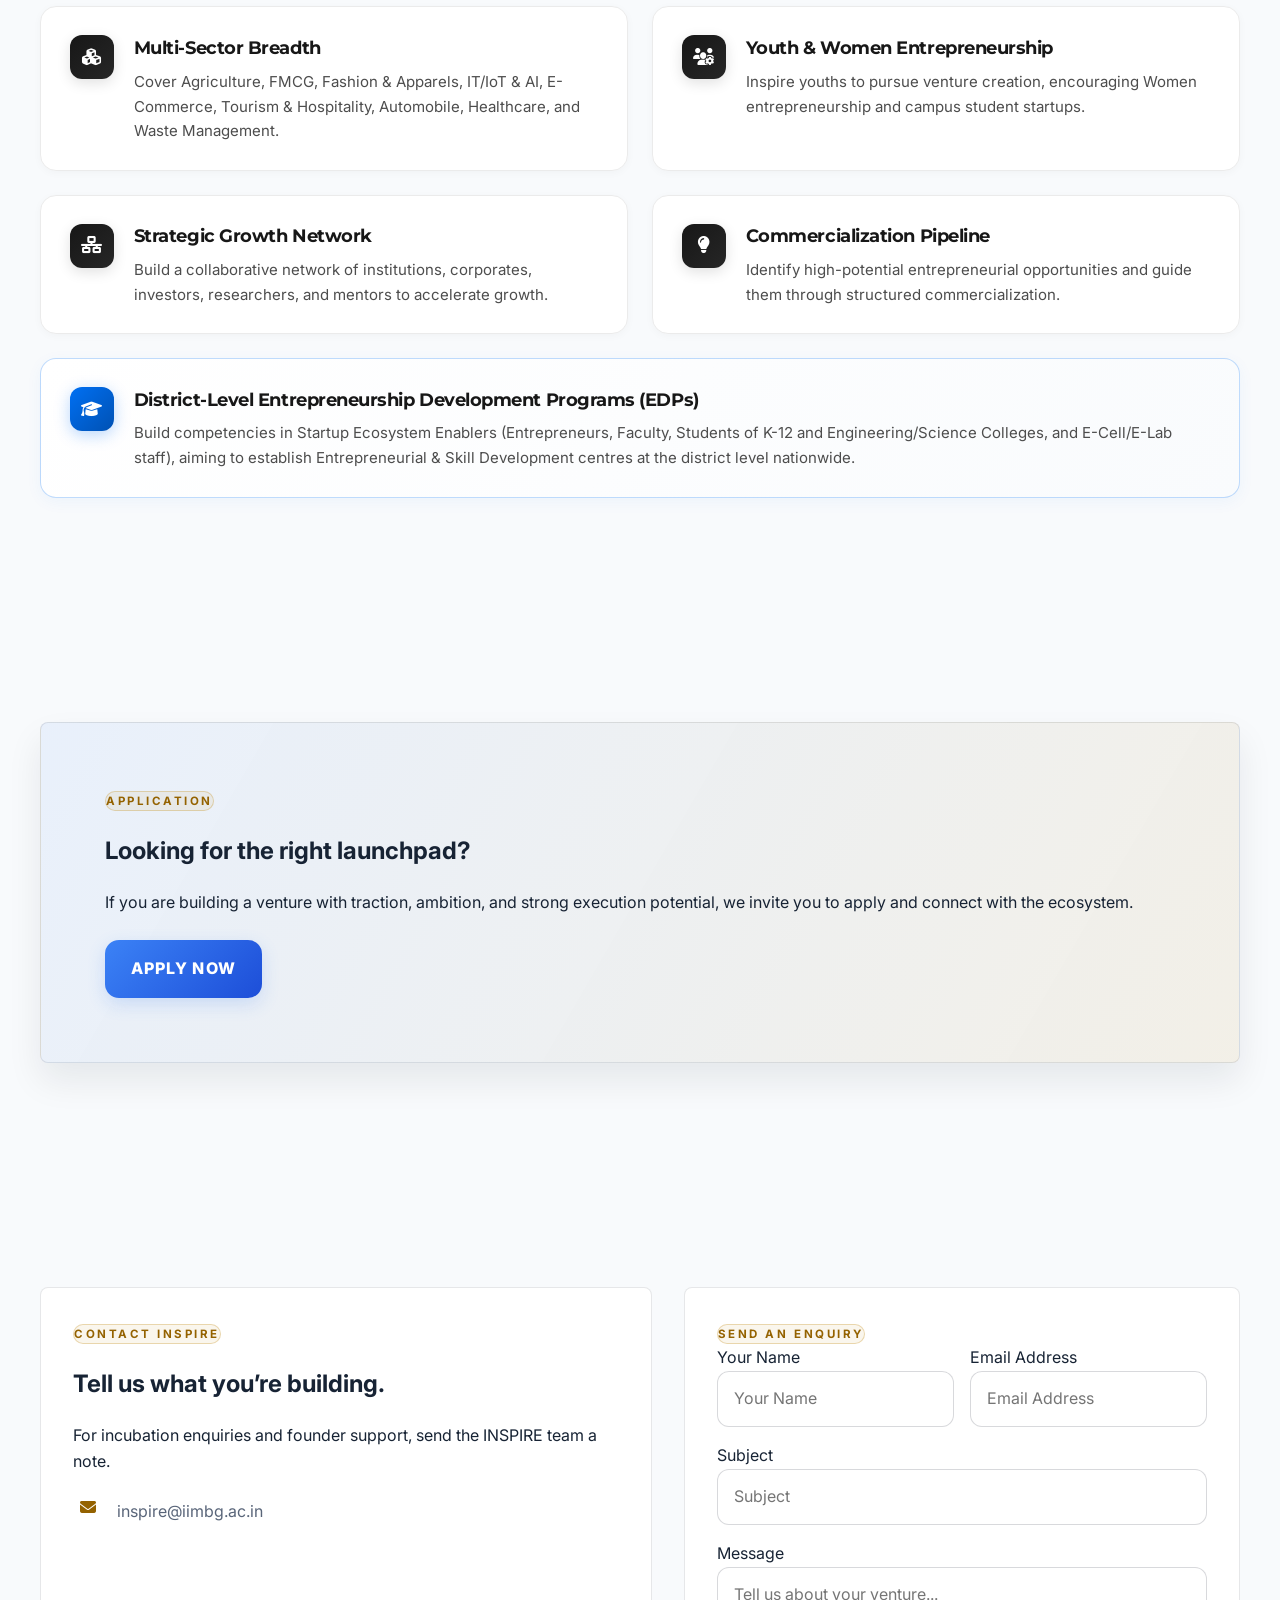
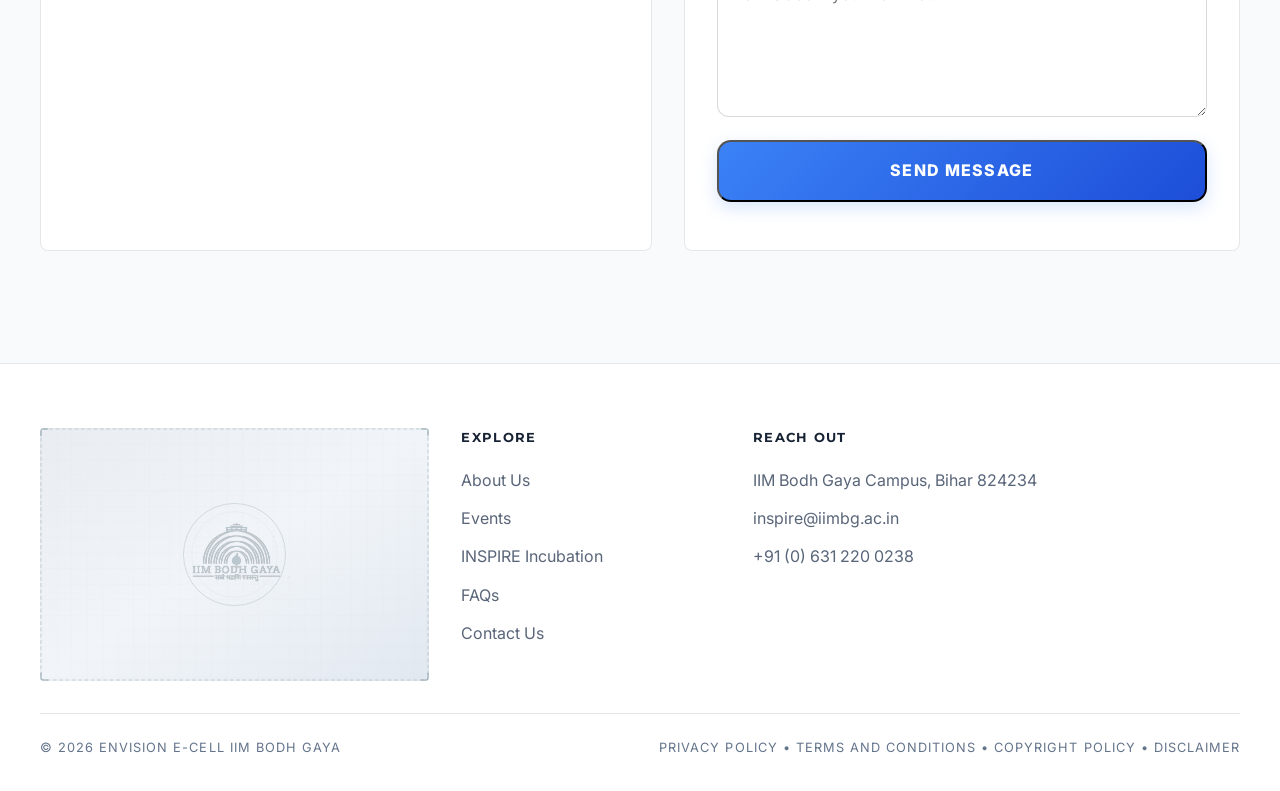
<file: incubation.html>
<!DOCTYPE html>
<html lang="en">

<head>
  <meta charset="UTF-8" />
  <meta name="viewport" content="width=device-width, initial-scale=1.0" />
  <title>INSPIRE Incubation Centre | IIM Bodh Gaya</title>
  <meta name="description"
    content="INSPIRE Incubation &amp; Innovation Park at IIM Bodh Gaya - Transforming student and regional innovations into scalable, investor-ready ventures." />
  <link rel="canonical" href="https://envision.iimbg.ac.in/incubation.html" />

  <!-- Open Graph / Social Tags -->
  <meta property="og:type" content="website" />
  <meta property="og:url" content="https://envision.iimbg.ac.in/incubation.html" />
  <meta property="og:title" content="INSPIRE Incubation Centre | IIM Bodh Gaya" />
  <meta property="og:description"
    content="State-of-the-art incubation, seed support, and venture acceleration at IIM Bodh Gaya." />
  <meta property="og:image" content="https://envision.iimbg.ac.in/inspire-logo.jpeg" />

  <!-- Twitter Card -->
  <meta name="twitter:card" content="summary_large_image" />
  <meta name="twitter:title" content="INSPIRE Incubation Centre | IIM Bodh Gaya" />
  <meta name="twitter:description"
    content="State-of-the-art incubation, seed support, and venture acceleration at IIM Bodh Gaya." />
  <meta name="twitter:image" content="https://envision.iimbg.ac.in/inspire-logo.jpeg" />

  <link rel="preconnect" href="https://fonts.googleapis.com" />
  <link rel="preconnect" href="https://fonts.gstatic.com" crossorigin />
  <link
    href="https://fonts.googleapis.com/css2?family=Inter:wght@300;400;500;600;700;800;900&family=Montserrat:wght@300;400;600;700;800;900&display=swap"
    rel="stylesheet" />
  <link rel="stylesheet" href="https://cdnjs.cloudflare.com/ajax/libs/font-awesome/6.4.0/css/all.min.css"
    integrity="sha512-iecdLmaskl7CVkqkXNQ/ZH/XLlvWZOJyj7Yy7tcenmpD1ypASozpmT/E0iPtmFIB46ZmdtAc9eNBvH0H/ZpiBw=="
    crossorigin="anonymous" referrerpolicy="no-referrer" />
  <link rel="stylesheet" href="styles.css" />
</head>

<body>
  <header class="topbar topbar-inspire">
    <div class="nav-wrap">
      <div class="logo logo-pair">
        <a href="https://iimbg.ac.in/" class="logo-mark logo-institute-link" target="_blank" rel="noopener noreferrer"
          aria-label="Visit IIM Bodh Gaya website, opens in a new tab">
          <img src="iimbg-crest-transparent.png" alt="IIM Bodh Gaya" />
        </a>
        <a href="index.html" class="logo-mark logo-brand logo-mark-inspire" aria-label="INSPIRE Home">
          <img src="inspire-logo.jpeg" alt="IIMBG INSPIRE" />
        </a>
        <a href="index.html" class="logo-text logo-title-link" aria-label="INSPIRE Home">
          <strong class="logo-title">INSPIRE</strong><span>Incubation &amp; Innovation Park</span>
        </a>
      </div>
      <div class="nav-slider-wrapper">
        <button type="button" class="nav-slider-btn nav-slider-prev" aria-label="Previous navigation items">
          <i class="fa-solid fa-chevron-left"></i>
        </button>
        <nav class="nav-links" aria-label="Main navigation">
        <a href="index.html">Home</a>
        <a href="about.html">About</a>
        <a href="events.html">Events</a>
        <a href="incubation.html" class="active">Incubation</a>
        <a href="index.html#faq">FAQs</a>
        <a href="contact.html">Contact</a>
        <a href="aic.html">AIC</a>
      </nav>
        <button type="button" class="nav-slider-btn nav-slider-next" aria-label="Next navigation items">
          <i class="fa-solid fa-chevron-right"></i>
        </button>
      </div>
      <a href="contact.html" class="nav-cta">Connect With Us</a>
      <button class="menu-toggle" aria-label="Toggle navigation"><i class="fa-solid fa-bars"></i></button>
    </div>
    <div class="mobile-menu">
      <div class="mobile-menu-inner">
        <a href="index.html">Home</a>
        <a href="about.html">About</a>
        <a href="events.html">Events</a>
        <a href="incubation.html" class="active">Incubation</a>
        <a href="index.html#faq">FAQs</a>
        <a href="contact.html">Contact</a>
        <a href="aic.html">AIC</a>
        </div>
    </div>
  </header>

  <section class="page-hero page-hero-inspire">
    <video class="page-hero-video" autoplay muted loop playsinline preload="metadata" aria-hidden="true" tabindex="-1">
      <source src="WhatsApp%20Video%202026-10-08%20at%2001.06.07.mp4" type="video/mp4" />
    </video>
    <div class="page-hero-inner reveal">
      <div data-cms-id="txt_incubation_1" class="section-label">Incubation</div>
      <h1 data-cms-id="txt_incubation_2">We help founders move from <span class="gradient-text animated-word"
          data-phrases="prototype to enterprise|ideas to thriving ventures|ambition to real impact">prototype to
          enterprise</span>.</h1>
      <p data-cms-id="txt_incubation_3">INSPIRE brings together infrastructure, mentorship, and strategic guidance to
        accelerate early-stage ideas into
        resilient businesses.</p>
    </div>
  </section>

  <main>
    <section class="section">
      <div class="container grid-2">
        <div class="text-block reveal">
          <div data-cms-id="txt_incubation_4" class="section-label">IIMBG INSPIRE</div>
          <h2 data-cms-id="txt_incubation_5">IIMBG Incubation Centre to Support <span class="gradient-text">Innovation,
              Research and
              Entrepreneurship</span></h2>
          <p data-cms-id="txt_incubation_6">
            <strong>IIMBG Incubation Centre to Support Innovation, Research and Entrepreneurship (INSPIRE, in
              short)</strong> is a Section 8 company (Not for Profit) limited by guarantee under the Companies Act,
            2013.
          </p>
          <p data-cms-id="txt_incubation_7">
            After beginning its operations in 2021, IIMBG INSPIRE is now one of the fastest growing incubators in India.
            We are based out of Bodh Gaya, Gaya – an aspirational district in the state of Bihar under the NITI Aayog
            programme.
          </p>
          <p data-cms-id="txt_incubation_8">
            IIMBG INSPIRE is the Incubation and Start up Hub of IIM Bodh Gaya. The aim is to build the Incubation Centre
            by leveraging the strengths of the region. Being a management-based incubator, IIMBG INSPIRE is sector
            agnostic and can support ventures in all sectors. However, in the direction of becoming a world class
            incubation centre, IIMBG INSPIRE wants to strategically scale up its existing programs and add new programs
            to its portfolio of services.
          </p>
          <p data-cms-id="txt_incubation_9">
            IIMBG INSPIRE is a platform for participants and incubatees to access the diverse resources of the Institute
            and the entrepreneurial community associated with IIM BG. INSPIRE strives to be the primary focal point for
            students, working professionals, startup enthusiasts, budding entrepreneurs and the larger entrepreneurial
            community interested in innovation and finding a home for launching immersive experiences that are scalable
            businesses.
          </p>
          <p data-cms-id="txt_incubation_10">
            The ever-growing inclination among the youth to become job creator and to do something of their own, start
            ups have become the path to do the same and give something back to the society. But these fledglings start
            up universe is chaotic and unorganized, so these fledgling start up needs clear vision along with superior
            value proposition and business model that is rational and pragmatic as per the current market scenario.
          </p>
          <p data-cms-id="txt_incubation_11">
            IIMBG INSPIRE aims to provide focused, faster and speed growth to new ventures for their successful
            commercialization of product/technology through a combination of Seed Capital, Corporate Venture Capital
            Fund, Smart Working Space, Corporate Market Access, Mentoring and Training programs. Our Programs are
            designed to help these fledgling start ups succeed and bring meaningful change in the society.
          </p>
        </div>
        <div class="image-panel reveal">
          <video class="image-panel-video" autoplay muted loop playsinline preload="metadata"
            aria-label="MANTHAN 2.0 finale featuring campus founders">
            <source
              src="The%20ideas.%20The%20hustle.%20The%20pitch.Looking%20back%20at%20the%20MANTHAN%202.0%20finale!%20Our%20campus%20founders%20bro.mp4"
              type="video/mp4" />
          </video>
        </div>
      </div>
    </section>

    <section class="section" style="background: rgba(7,17,29,0.9);">
      <div class="container">
        <div class="section-heading reveal" style="text-align: center; margin-bottom: 2.5rem;">
          <div data-cms-id="txt_incubation_12" class="section-label">Vision &amp; Mission</div>
          <h2 data-cms-id="txt_incubation_13">Anchored in purpose, built for <span class="gradient-text">sustainable
              scale.</span></h2>
        </div>
        <div data-cms-grid-id="grid_incubation_1" class="cards-grid"
          style="grid-template-columns: repeat(2, minmax(0, 1fr));">
          <article class="card reveal">
            <div class="card-body">
              <h3 data-cms-id="txt_incubation_14">Our Vision</h3>
              <p data-cms-id="txt_incubation_15">To metamorphose into a premier resource centre for the creation and
                diffusion of entrepreneurial
                learning that contribute to the development of a thriving entrepreneurial ecosystem.</p>
            </div>
          </article>
          <article class="card reveal">
            <div class="card-body">
              <h3 data-cms-id="txt_incubation_16">Our Mission</h3>
              <p data-cms-id="txt_incubation_17">IIMBG INSPIRE aims to provide support to the entrepreneurs through
                their early stages of business
                development by building an ecosystem that is inclusive of innovation, enterprise sustainability and
                social value.</p>
            </div>
          </article>
        </div>
      </div>
    </section>

    <section class="section">
      <div class="container">
        <div class="section-heading reveal">
          <div data-cms-id="txt_incubation_18" class="section-label">Strategic Roadmap</div>
          <h2 data-cms-id="txt_incubation_19">Our Goals and <span class="gradient-text">Objectives</span></h2>
          <p data-cms-id="txt_incubation_20" style="color: var(--muted); max-width: 700px; margin-top: 0.5rem;">Driving
            incubation, regional momentum,
            and cross-sector innovation across India.</p>
        </div>

        <div class="objectives-list reveal">
          <div class="objective-item">
            <div class="objective-icon"><i class="fa-solid fa-seedling"></i></div>
            <div class="objective-content">
              <h4 data-cms-id="txt_incubation_21">Agri &amp; Rural Incubation</h4>
              <p data-cms-id="txt_incubation_22">Promote and establish agri and rural incubation centre in Bihar through
                parallel portfolio programs.
              </p>
            </div>
          </div>
          <div class="objective-item">
            <div class="objective-icon"><i class="fa-solid fa-microchip"></i></div>
            <div class="objective-content">
              <h4 data-cms-id="txt_incubation_23">Core Sector Innovation</h4>
              <p data-cms-id="txt_incubation_24">Support and encourage both innovative technology-based agri startups as
                well as modern traditional
                businesses that have deep economic impact.</p>
            </div>
          </div>
          <div class="objective-item">
            <div class="objective-icon"><i class="fa-solid fa-handshake-angle"></i></div>
            <div class="objective-content">
              <h4 data-cms-id="txt_incubation_25">Full-Stack Founder Support</h4>
              <p data-cms-id="txt_incubation_26">Provide start-ups with necessary guidance, tech support,
                infrastructure, access to investors,
                networking, and scaling resources.</p>
            </div>
          </div>
          <div class="objective-item">
            <div class="objective-icon"><i class="fa-solid fa-chart-line"></i></div>
            <div class="objective-content">
              <h4 data-cms-id="txt_incubation_27">Regional Ecosystem Catalyst</h4>
              <p data-cms-id="txt_incubation_28">Foster a vibrant, resilient entrepreneurial ecosystem in Bihar and its
                vicinity.</p>
            </div>
          </div>
          <div class="objective-item">
            <div class="objective-icon"><i class="fa-solid fa-cubes"></i></div>
            <div class="objective-content">
              <h4 data-cms-id="txt_incubation_29">Multi-Sector Breadth</h4>
              <p data-cms-id="txt_incubation_30">Cover Agriculture, FMCG, Fashion &amp; Apparels, IT/IoT &amp; AI,
                E-Commerce, Tourism &amp;
                Hospitality, Automobile, Healthcare, and Waste Management.</p>
            </div>
          </div>
          <div class="objective-item">
            <div class="objective-icon"><i class="fa-solid fa-users-gear"></i></div>
            <div class="objective-content">
              <h4 data-cms-id="txt_incubation_31">Youth &amp; Women Entrepreneurship</h4>
              <p data-cms-id="txt_incubation_32">Inspire youths to pursue venture creation, encouraging Women
                entrepreneurship and campus student
                startups.</p>
            </div>
          </div>
          <div class="objective-item">
            <div class="objective-icon"><i class="fa-solid fa-network-wired"></i></div>
            <div class="objective-content">
              <h4 data-cms-id="txt_incubation_33">Strategic Growth Network</h4>
              <p data-cms-id="txt_incubation_34">Build a collaborative network of institutions, corporates, investors,
                researchers, and mentors to
                accelerate growth.</p>
            </div>
          </div>
          <div class="objective-item">
            <div class="objective-icon"><i class="fa-solid fa-lightbulb"></i></div>
            <div class="objective-content">
              <h4 data-cms-id="txt_incubation_35">Commercialization Pipeline</h4>
              <p data-cms-id="txt_incubation_36">Identify high-potential entrepreneurial opportunities and guide them
                through structured
                commercialization.</p>
            </div>
          </div>
          <div class="objective-item objective-featured">
            <div class="objective-icon"><i class="fa-solid fa-graduation-cap"></i></div>
            <div class="objective-content">
              <h4 data-cms-id="txt_incubation_37">District-Level Entrepreneurship Development Programs (EDPs)</h4>
              <p data-cms-id="txt_incubation_38">Build competencies in Startup Ecosystem Enablers (Entrepreneurs,
                Faculty, Students of K-12 and
                Engineering/Science Colleges, and E-Cell/E-Lab staff), aiming to establish Entrepreneurial &amp; Skill
                Development centres at the district level nationwide.</p>
            </div>
          </div>
        </div>
      </div>
    </section>

    <section class="section">
      <div class="container">
        <div class="promo-band reveal">
          <div data-cms-id="txt_incubation_39" class="section-label">Application</div>
          <h2 data-cms-id="txt_incubation_40">Looking for the right launchpad?</h2>
          <p data-cms-id="txt_incubation_41">If you are building a venture with traction, ambition, and strong execution
            potential, we invite you to
            apply and connect with the ecosystem.</p>
          <div class="hero-actions" style="margin-top: 1.5rem;">
            <a data-cms-id="txt_incubation_42" href="#inspire-contact" class="btn btn-primary">Apply Now</a>
          </div>
        </div>
      </div>
    </section>

    <section class="section">
      <div class="container contact-grid">
        <div class="contact-panel reveal">
          <div data-cms-id="txt_incubation_43" class="section-label">Contact INSPIRE</div>
          <h2 data-cms-id="txt_incubation_44">Tell us what you’re building.</h2>
          <p data-cms-id="txt_incubation_45">For incubation enquiries and founder support, send the INSPIRE team a note.
          </p>
          <div class="contact-list">
            <div class="contact-item">
              <i class="fa-solid fa-envelope" aria-hidden="true"></i>
              <span><a data-cms-id="txt_incubation_46" href="mailto:inspire@iimbg.ac.in">inspire@iimbg.ac.in</a></span>
            </div>
          </div>
        </div>

        <div class="form-panel reveal" id="inspire-contact">
          <div data-cms-id="txt_incubation_47" class="section-label">Send an enquiry</div>
          <form data-mailto="inspire@iimbg.ac.in">
            <div class="form-row">
              <div>
                <label for="inspire-name" class="visually-hidden">Your Name</label>
                <input type="text" id="inspire-name" name="name" autocomplete="name" placeholder="Your Name" required />
              </div>
              <div>
                <label for="inspire-email" class="visually-hidden">Email Address</label>
                <input type="email" id="inspire-email" name="email" autocomplete="email" placeholder="Email Address"
                  required />
              </div>
            </div>
            <div>
              <label for="inspire-subject" class="visually-hidden">Subject</label>
              <input type="text" id="inspire-subject" name="subject" placeholder="Subject" required />
            </div>
            <div>
              <label for="inspire-message" class="visually-hidden">Message</label>
              <textarea id="inspire-message" name="message" placeholder="Tell us about your venture..."
                required></textarea>
            </div>
            <button data-cms-id="txt_incubation_48" type="submit" class="btn btn-primary">Send Message</button>
            <p data-cms-id="txt_incubation_49" class="contact-form-status" role="status" aria-live="polite"></p>
          </form>
        </div>
      </div>
    </section>
  </main>

  <footer>
    <div class="container">
      <div class="footer-grid">
        <div>
          <video class="signature-clip" autoplay muted loop playsinline preload="metadata" aria-hidden="true">
            <source src="ECell%20Sign%20mail%202026%20(2).mp4" type="video/mp4" />
          </video>
        </div>
        <div>
          <h3 data-cms-id="txt_incubation_50"
            style="margin: 0 0 1.2rem; font-family: 'Montserrat',sans-serif; letter-spacing: 0.1em; text-transform: uppercase; font-size: 0.8rem;">
            Explore</h3>
          <ul class="footer-links">
            <li><a data-cms-id="txt_incubation_52" href="about.html">About Us</a></li>
            <li><a data-cms-id="txt_incubation_54" href="events.html">Events</a></li>
            <li><a data-cms-id="txt_incubation_56" href="incubation.html">INSPIRE Incubation</a></li>
            <li><a data-cms-id="txt_incubation_58" href="index.html#faq">FAQs</a></li>
            <li><a data-cms-id="txt_incubation_60" href="contact.html">Contact Us</a></li>
          </ul>
        </div>
        <div>
          <h3 data-cms-id="txt_incubation_61"
            style="margin: 0 0 1.2rem; font-family: 'Montserrat',sans-serif; letter-spacing: 0.1em; text-transform: uppercase; font-size: 0.8rem;">
            Reach Out</h3>
          <ul class="footer-links">
            <li data-cms-id="txt_incubation_62">IIM Bodh Gaya Campus, Bihar 824234</li>
            <li><a data-cms-id="txt_incubation_64" href="mailto:inspire@iimbg.ac.in">inspire@iimbg.ac.in</a></li>
            <li><a data-cms-id="txt_incubation_66" href="tel:+916312200238">+91 (0) 631 220 0238</a></li>
          </ul>
        </div>
      </div>
      <div class="footer-meta">
        <span>© <span id="year"></span> ENVISION E-CELL IIM BODH GAYA</span>
        <span><a data-cms-id="txt_incubation_67" href="https://iimbg.ac.in/privacy-policy/" target="_blank"
            rel="noopener noreferrer" aria-label="Privacy Policy, opens in a new tab">Privacy Policy</a> • <a
            data-cms-id="txt_incubation_68" href="https://iimbg.ac.in/terms-conditions/" target="_blank"
            rel="noopener noreferrer" aria-label="Terms and Conditions, opens in a new tab">Terms and Conditions</a> •
          <a data-cms-id="txt_incubation_69" href="https://iimbg.ac.in/copyright-policy/" target="_blank"
            rel="noopener noreferrer" aria-label="Copyright Policy, opens in a new tab">Copyright Policy</a> • <a
            data-cms-id="txt_incubation_70" href="https://iimbg.ac.in/disclaimer/" target="_blank"
            rel="noopener noreferrer" aria-label="Disclaimer, opens in a new tab">Disclaimer</a></span>
      </div>
    </div>
  </footer>

  <script src="script.js"></script>
</body>

</html>
</file>
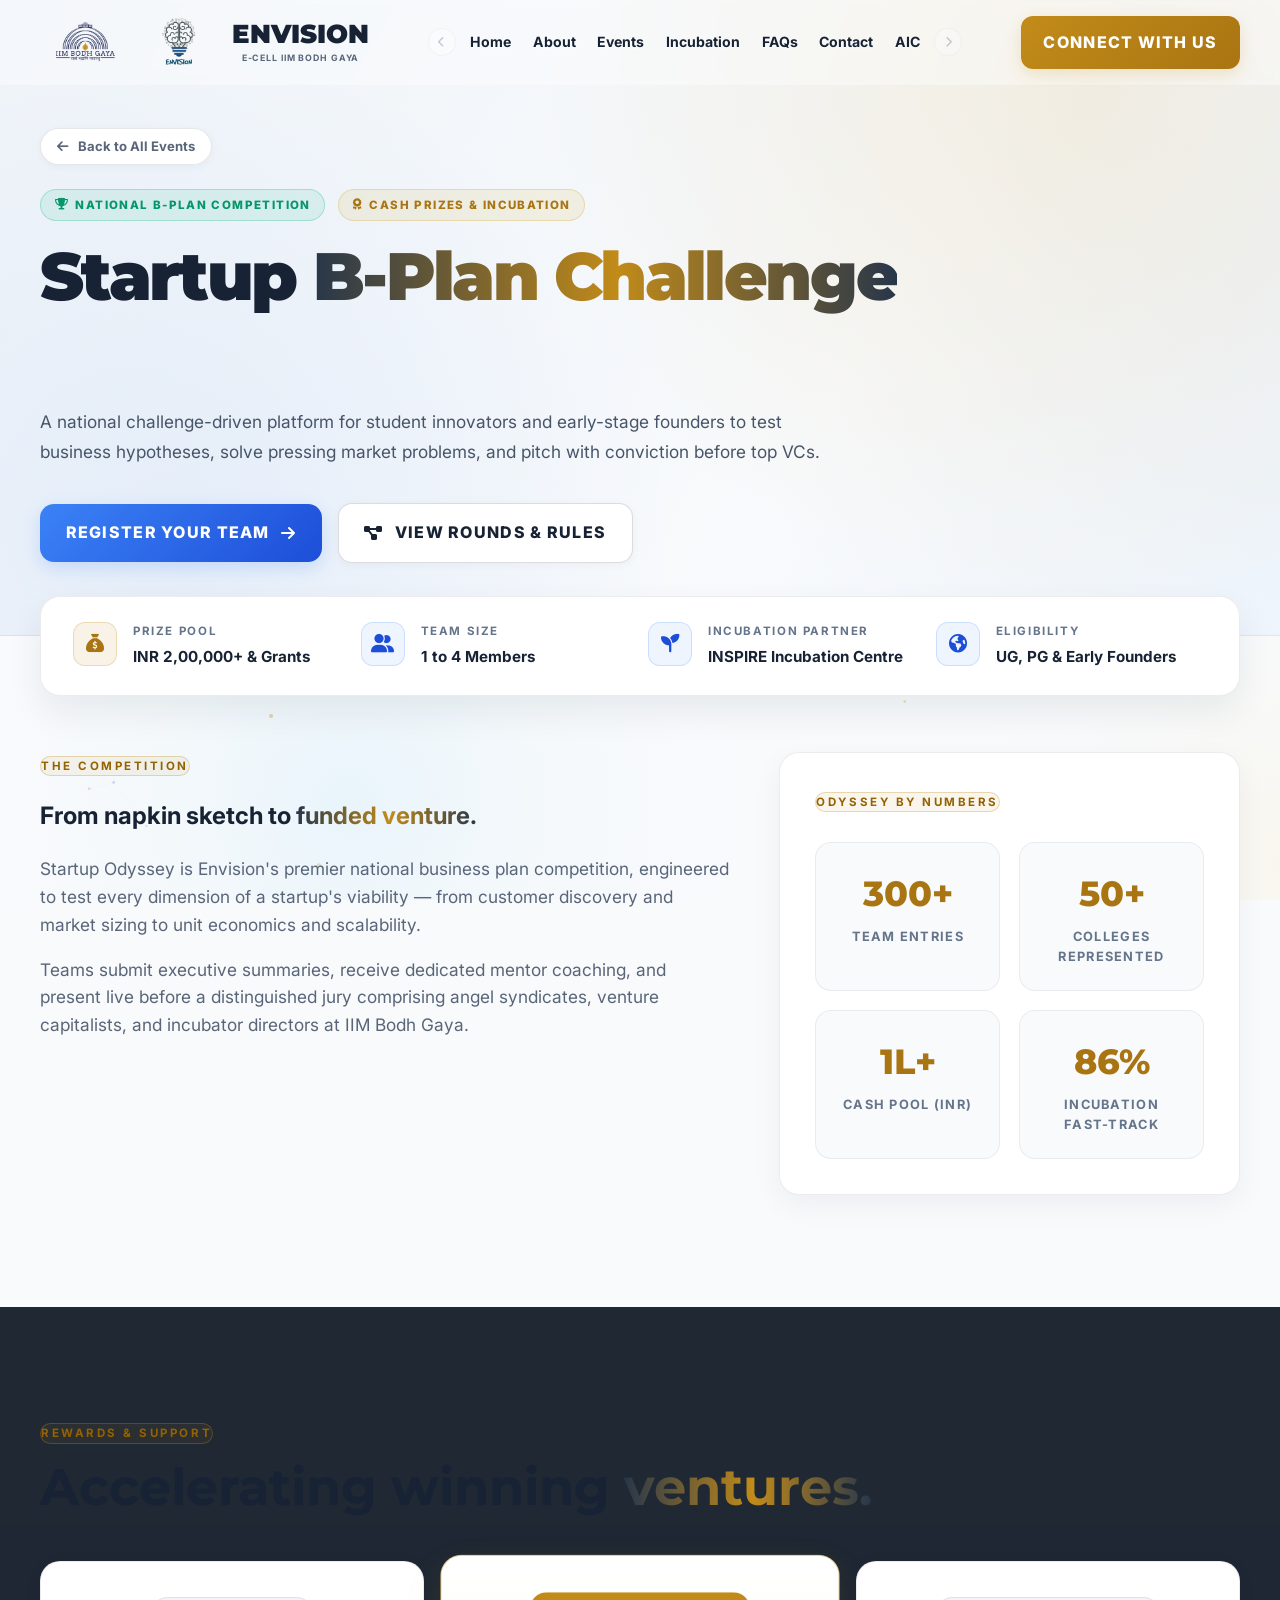
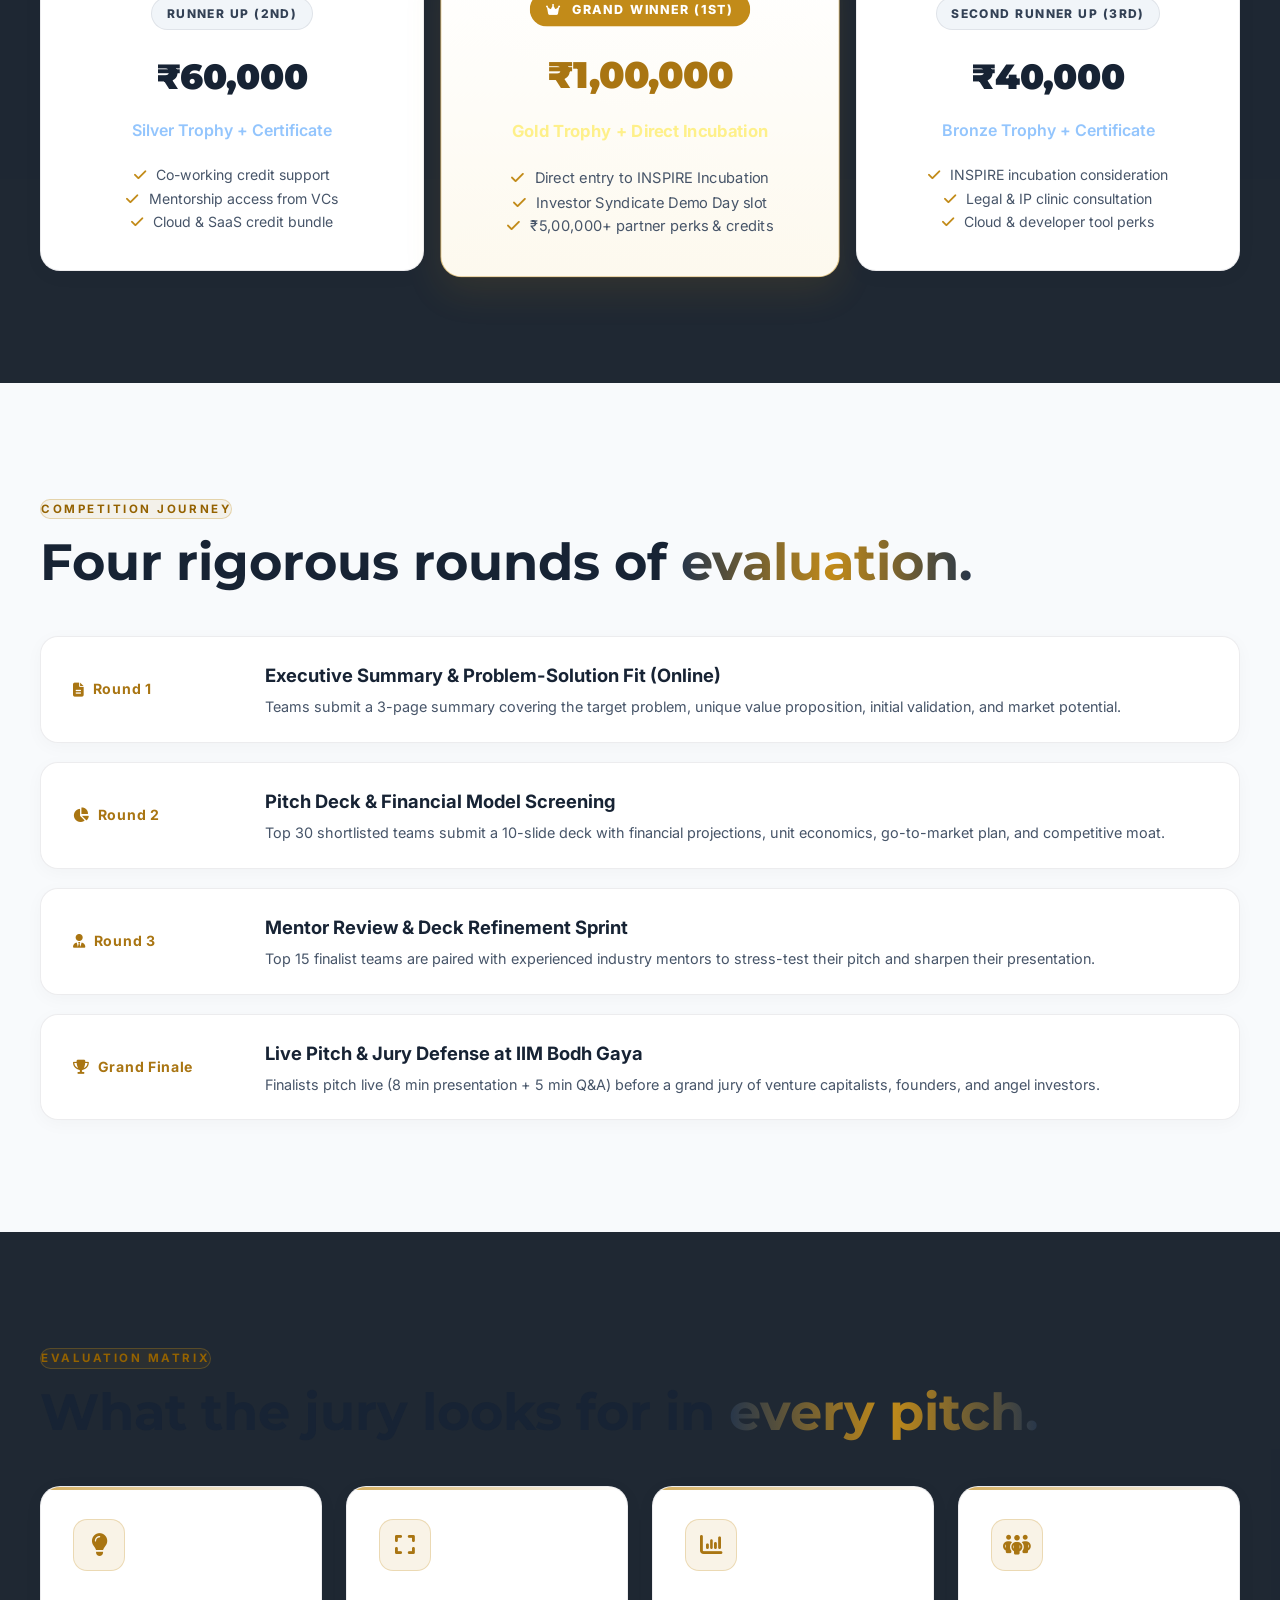
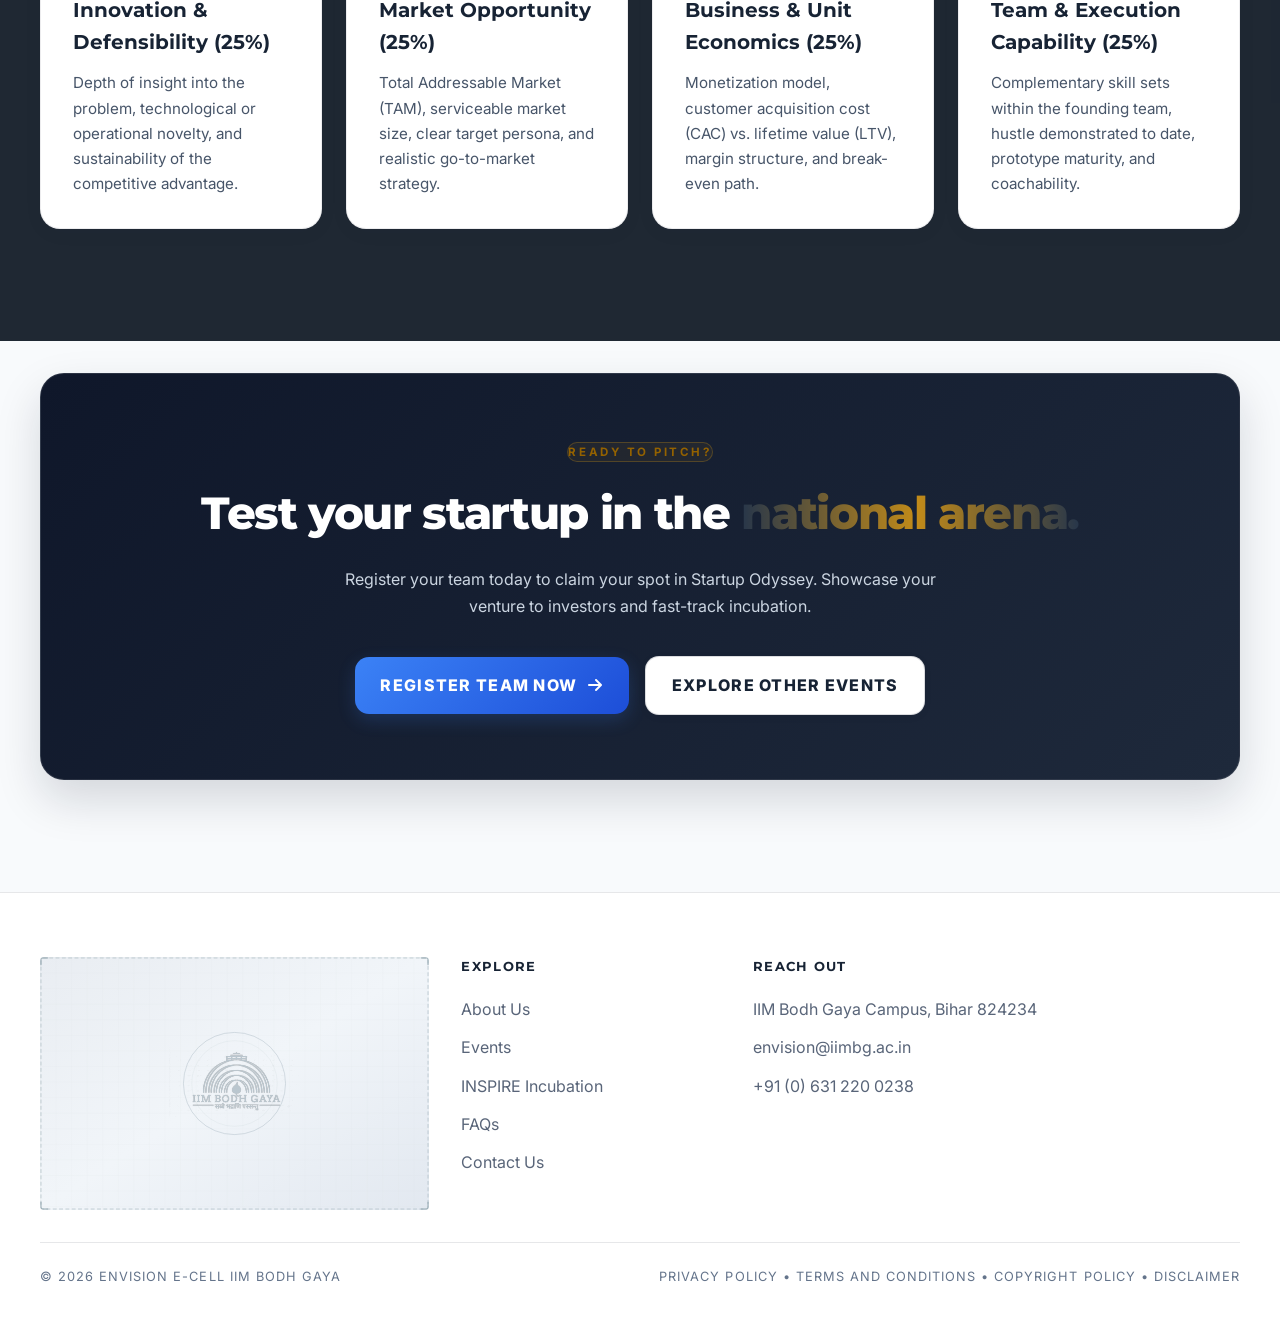
<file: odyssey.html>
<!DOCTYPE html>
<html lang="en">

<head>
  <meta charset="UTF-8" />
  <meta name="viewport" content="width=device-width, initial-scale=1.0" />
  <title>Startup Odyssey | B-Plan Competition | Envision IIM Bodh Gaya</title>
  <meta name="description"
    content="Startup Odyssey - Flagship National Business Plan Competition by Envision E-Cell IIM Bodh Gaya. Pitch to top investors and accelerate your startup." />
  <link rel="canonical" href="https://envision.iimbg.ac.in/odyssey.html" />

  <!-- Open Graph / Social Tags -->
  <meta property="og:type" content="website" />
  <meta property="og:url" content="https://envision.iimbg.ac.in/odyssey.html" />
  <meta property="og:title" content="Startup Odyssey | B-Plan Competition | Envision IIM Bodh Gaya" />
  <meta property="og:description"
    content="Pitch ideas, solve real problems, and access seed grants & mentorship at IIM Bodh Gaya." />
  <meta property="og:image"
    content="https://images.unsplash.com/photo-1559136555-9303baea8ebd?q=80&w=2070&auto=format&fit=crop" />

  <!-- Twitter Card -->
  <meta name="twitter:card" content="summary_large_image" />
  <meta name="twitter:title" content="Startup Odyssey | B-Plan Competition | Envision IIM Bodh Gaya" />
  <meta name="twitter:description"
    content="Pitch ideas, solve real problems, and access seed grants & mentorship at IIM Bodh Gaya." />
  <meta name="twitter:image"
    content="https://images.unsplash.com/photo-1559136555-9303baea8ebd?q=80&w=2070&auto=format&fit=crop" />

  <link rel="preconnect" href="https://fonts.googleapis.com" />
  <link rel="preconnect" href="https://fonts.gstatic.com" crossorigin />
  <link
    href="https://fonts.googleapis.com/css2?family=Inter:wght@300;400;500;600;700;800;900&family=Montserrat:wght@300;400;600;700;800;900&display=swap"
    rel="stylesheet" />
  <link rel="stylesheet" href="https://cdnjs.cloudflare.com/ajax/libs/font-awesome/6.4.0/css/all.min.css"
    integrity="sha512-iecdLmaskl7CVkqkXNQ/ZH/XLlvWZOJyj7Yy7tcenmpD1ypASozpmT/E0iPtmFIB46ZmdtAc9eNBvH0H/ZpiBw=="
    crossorigin="anonymous" referrerpolicy="no-referrer" />
  <link rel="stylesheet" href="styles.css" />
</head>

<body>
  <header class="topbar">
    <div class="nav-wrap">
      <div class="logo logo-pair">
        <a href="https://iimbg.ac.in/" class="logo-mark logo-institute-link" target="_blank" rel="noopener noreferrer"
          aria-label="Visit IIM Bodh Gaya website, opens in a new tab">
          <img src="iimbg-crest-transparent.png" alt="IIM Bodh Gaya" />
        </a>
        <a href="index.html" class="logo-mark logo-brand" aria-label="Envision Home">
          <img src="envision-logo-transparent.png" alt="Envision E-Cell" />
        </a>
        <a href="index.html" class="logo-text logo-title-link" aria-label="Envision Home">
          <strong class="logo-title">ENVISION</strong><span>E-Cell IIM Bodh Gaya</span>
        </a>
      </div>
      <div class="nav-slider-wrapper">
        <button type="button" class="nav-slider-btn nav-slider-prev" aria-label="Previous navigation items">
          <i class="fa-solid fa-chevron-left"></i>
        </button>
        <nav class="nav-links" aria-label="Main navigation">
        <a href="index.html">Home</a>
        <a href="about.html">About</a>
        <a href="events.html">Events</a>
        <a href="incubation.html">Incubation</a>
        <a href="index.html#faq">FAQs</a>
        <a href="contact.html">Contact</a>
        <a href="aic.html">AIC</a>
      </nav>
        <button type="button" class="nav-slider-btn nav-slider-next" aria-label="Next navigation items">
          <i class="fa-solid fa-chevron-right"></i>
        </button>
      </div>
      <a href="contact.html" class="nav-cta">Connect With Us</a>
      <button class="menu-toggle" aria-label="Toggle navigation"><i class="fa-solid fa-bars"></i></button>
    </div>
    <div class="mobile-menu">
      <div class="mobile-menu-inner">
        <a href="index.html">Home</a>
        <a href="about.html">About</a>
        <a href="events.html">Events</a>
        <a href="incubation.html">Incubation</a>
        <a href="index.html#faq">FAQs</a>
        <a href="contact.html">Contact</a>
        <a href="aic.html">AIC</a>
        </div>
    </div>
  </header>

  <!-- Hero Section -->
  <section class="event-page-hero">
    <div class="event-hero-inner reveal">
      <a data-cms-id="back-to-events-link" href="events.html" class="event-breadcrumb" id="back-to-events-link">
        <i class="fa-solid fa-arrow-left" aria-hidden="true"></i> Back to All Events
      </a>
      <div class="event-hero-badge-wrap">
        <span class="event-type-badge"
          style="background: rgba(16, 185, 129, 0.1); border-color: rgba(16, 185, 129, 0.28); color: #059669;">
          <i class="fa-solid fa-trophy"></i> National B-Plan Competition
        </span>
        <span class="event-type-badge badge-gold">
          <i class="fa-solid fa-award"></i> Cash Prizes &amp; Incubation
        </span>
      </div>
      <h1 data-cms-id="txt_odyssey_1" class="event-hero-title">Startup <span class="gradient-text animated-word"
          data-phrases="Odyssey|B-Plan Challenge|Pitch Arena|Funding Track">Odyssey</span></h1>
      <p data-cms-id="txt_odyssey_2" class="event-hero-subtitle">
        A national challenge-driven platform for student innovators and early-stage founders to test business
        hypotheses, solve pressing market problems, and pitch with conviction before top VCs.
      </p>
      <div class="event-hero-actions">
        <a data-cms-id="txt_odyssey_3" href="contact.html?subject=Startup+Odyssey+Team+Registration"
          class="btn btn-primary">Register Your Team <i class="fa-solid fa-arrow-right"></i></a>
        <a data-cms-id="txt_odyssey_4" href="#stages" class="btn btn-secondary"><i
            class="fa-solid fa-diagram-project"></i> View Rounds &amp;
          Rules</a>
      </div>
    </div>
  </section>

  <!-- Quick Meta Strip -->
  <div class="container event-meta-strip reveal">
    <div class="event-meta-grid">
      <div class="event-meta-item">
        <div class="event-meta-icon icon-gold"><i class="fa-solid fa-sack-dollar"></i></div>
        <div>
          <span class="event-meta-label">Prize Pool</span>
          <span class="event-meta-value">INR 2,00,000+ &amp; Grants</span>
        </div>
      </div>
      <div class="event-meta-item">
        <div class="event-meta-icon"><i class="fa-solid fa-user-group"></i></div>
        <div>
          <span class="event-meta-label">Team Size</span>
          <span class="event-meta-value">1 to 4 Members</span>
        </div>
      </div>
      <div class="event-meta-item">
        <div class="event-meta-icon"><i class="fa-solid fa-seedling"></i></div>
        <div>
          <span class="event-meta-label">Incubation Partner</span>
          <span class="event-meta-value">INSPIRE Incubation Centre</span>
        </div>
      </div>
      <div class="event-meta-item">
        <div class="event-meta-icon"><i class="fa-solid fa-earth-americas"></i></div>
        <div>
          <span class="event-meta-label">Eligibility</span>
          <span class="event-meta-value">UG, PG &amp; Early Founders</span>
        </div>
      </div>
    </div>
  </div>

  <main>
    <!-- Overview & Impact Section -->
    <section class="section" style="padding-top: 0;">
      <div class="container event-section-grid-2">
        <div class="text-block reveal">
          <div data-cms-id="txt_odyssey_5" class="section-label">The Competition</div>
          <h2 data-cms-id="txt_odyssey_6">From napkin sketch to <span class="gradient-text">funded venture.</span></h2>
          <p data-cms-id="txt_odyssey_7">
            Startup Odyssey is Envision's premier national business plan competition, engineered to test every dimension
            of a startup's viability — from customer discovery and market sizing to unit economics and scalability.
          </p>
          <p data-cms-id="txt_odyssey_8">
            Teams submit executive summaries, receive dedicated mentor coaching, and present live before a distinguished
            jury comprising angel syndicates, venture capitalists, and incubator directors at IIM Bodh Gaya.
          </p>
        </div>

        <div class="event-highlight-card reveal">
          <div data-cms-id="txt_odyssey_9" class="section-label">Odyssey By Numbers</div>
          <div class="event-stat-box-grid">
            <div class="event-stat-box">
              <h4 data-cms-id="txt_odyssey_10" data-target="300" data-suffix="+">300+</h4>
              <p data-cms-id="txt_odyssey_11">Team Entries</p>
            </div>
            <div class="event-stat-box">
              <h4 data-cms-id="txt_odyssey_12" data-target="50" data-suffix="+">50+</h4>
              <p data-cms-id="txt_odyssey_13">Colleges Represented</p>
            </div>
            <div class="event-stat-box">
              <h4 data-cms-id="txt_odyssey_14" data-target="2" data-suffix="L+">2L+</h4>
              <p data-cms-id="txt_odyssey_15">Cash Pool (INR)</p>
            </div>
            <div class="event-stat-box">
              <h4 data-cms-id="txt_odyssey_16" data-target="100" data-suffix="%">100%</h4>
              <p data-cms-id="txt_odyssey_17">Incubation Fast-Track</p>
            </div>
          </div>
        </div>
      </div>
    </section>

    <!-- Prizes & Perks Section -->
    <section class="section" style="background: rgba(7, 17, 29, 0.9);">
      <div class="container">
        <div class="section-heading reveal">
          <div data-cms-id="txt_odyssey_18" class="section-label">Rewards &amp; Support</div>
          <h2 data-cms-id="txt_odyssey_19">Accelerating winning <span class="gradient-text">ventures.</span></h2>
        </div>

        <div class="prize-banner-grid">
          <div class="prize-card reveal">
            <span class="prize-rank-badge">Runner Up (2nd)</span>
            <div class="prize-amount">₹60,000</div>
            <p data-cms-id="txt_odyssey_20" style="color: #93c5fd; font-weight: 600; margin: 0;">Silver Trophy +
              Certificate</p>
            <ul class="prize-perks">
              <li data-cms-id="txt_odyssey_21"><i class="fa-solid fa-check"
                  style="color: var(--gold); margin-right: 0.4rem;"></i> Co-working credit
                support</li>
              <li data-cms-id="txt_odyssey_22"><i class="fa-solid fa-check"
                  style="color: var(--gold); margin-right: 0.4rem;"></i> Mentorship access
                from VCs</li>
              <li data-cms-id="txt_odyssey_23"><i class="fa-solid fa-check"
                  style="color: var(--gold); margin-right: 0.4rem;"></i> Cloud &amp; SaaS
                credit bundle</li>
            </ul>
          </div>

          <div class="prize-card prize-card-featured reveal">
            <span class="prize-rank-badge"><i class="fa-solid fa-crown" style="margin-right: 0.3rem;"></i> Grand Winner
              (1st)</span>
            <div class="prize-amount">₹1,00,000</div>
            <p data-cms-id="txt_odyssey_24" style="color: #fef08a; font-weight: 700; margin: 0;">Gold Trophy + Direct
              Incubation</p>
            <ul class="prize-perks">
              <li data-cms-id="txt_odyssey_25"><i class="fa-solid fa-check"
                  style="color: var(--gold); margin-right: 0.4rem;"></i> Direct entry to
                INSPIRE Incubation</li>
              <li data-cms-id="txt_odyssey_26"><i class="fa-solid fa-check"
                  style="color: var(--gold); margin-right: 0.4rem;"></i> Investor Syndicate
                Demo Day slot</li>
              <li data-cms-id="txt_odyssey_27"><i class="fa-solid fa-check"
                  style="color: var(--gold); margin-right: 0.4rem;"></i> ₹5,00,000+ partner
                perks &amp; credits</li>
            </ul>
          </div>

          <div class="prize-card reveal">
            <span class="prize-rank-badge">Second Runner Up (3rd)</span>
            <div class="prize-amount">₹40,000</div>
            <p data-cms-id="txt_odyssey_28" style="color: #93c5fd; font-weight: 600; margin: 0;">Bronze Trophy +
              Certificate</p>
            <ul class="prize-perks">
              <li data-cms-id="txt_odyssey_29"><i class="fa-solid fa-check"
                  style="color: var(--gold); margin-right: 0.4rem;"></i> INSPIRE incubation
                consideration</li>
              <li data-cms-id="txt_odyssey_30"><i class="fa-solid fa-check"
                  style="color: var(--gold); margin-right: 0.4rem;"></i> Legal &amp; IP
                clinic consultation</li>
              <li data-cms-id="txt_odyssey_31"><i class="fa-solid fa-check"
                  style="color: var(--gold); margin-right: 0.4rem;"></i> Cloud &amp;
                developer tool perks</li>
            </ul>
          </div>
        </div>
      </div>
    </section>

    <!-- Competition Stages Section -->
    <section class="section" id="stages">
      <div class="container">
        <div class="section-heading reveal">
          <div data-cms-id="txt_odyssey_32" class="section-label">Competition Journey</div>
          <h2 data-cms-id="txt_odyssey_33">Four rigorous rounds of <span class="gradient-text">evaluation.</span></h2>
        </div>

        <div class="event-agenda-wrap reveal">
          <div class="event-agenda-card">
            <div class="event-agenda-time"><i class="fa-solid fa-file-lines"></i> Round 1</div>
            <div class="event-agenda-info">
              <h4 data-cms-id="txt_odyssey_34">Executive Summary &amp; Problem-Solution Fit (Online)</h4>
              <p data-cms-id="txt_odyssey_35">Teams submit a 3-page summary covering the target problem, unique value
                proposition, initial
                validation, and market potential.</p>
            </div>
          </div>

          <div class="event-agenda-card">
            <div class="event-agenda-time"><i class="fa-solid fa-chart-pie"></i> Round 2</div>
            <div class="event-agenda-info">
              <h4 data-cms-id="txt_odyssey_36">Pitch Deck &amp; Financial Model Screening</h4>
              <p data-cms-id="txt_odyssey_37">Top 30 shortlisted teams submit a 10-slide deck with financial
                projections, unit economics,
                go-to-market plan, and competitive moat.</p>
            </div>
          </div>

          <div class="event-agenda-card">
            <div class="event-agenda-time"><i class="fa-solid fa-user-tie"></i> Round 3</div>
            <div class="event-agenda-info">
              <h4 data-cms-id="txt_odyssey_38">Mentor Review &amp; Deck Refinement Sprint</h4>
              <p data-cms-id="txt_odyssey_39">Top 15 finalist teams are paired with experienced industry mentors to
                stress-test their pitch and
                sharpen their presentation.</p>
            </div>
          </div>

          <div class="event-agenda-card">
            <div class="event-agenda-time"><i class="fa-solid fa-trophy"></i> Grand Finale</div>
            <div class="event-agenda-info">
              <h4 data-cms-id="txt_odyssey_40">Live Pitch &amp; Jury Defense at IIM Bodh Gaya</h4>
              <p data-cms-id="txt_odyssey_41">Finalists pitch live (8 min presentation + 5 min Q&amp;A) before a grand
                jury of venture capitalists,
                founders, and angel investors.</p>
            </div>
          </div>
        </div>
      </div>
    </section>

    <!-- Evaluation Criteria Section -->
    <section class="section" style="background: rgba(7, 17, 29, 0.9);">
      <div class="container">
        <div class="section-heading reveal">
          <div data-cms-id="txt_odyssey_42" class="section-label">Evaluation Matrix</div>
          <h2 data-cms-id="txt_odyssey_43">What the jury looks for in <span class="gradient-text">every pitch.</span>
          </h2>
        </div>

        <div class="event-pillars-grid">
          <div class="event-pillar-card reveal">
            <div class="event-pillar-icon"><i class="fa-solid fa-lightbulb"></i></div>
            <h3 data-cms-id="txt_odyssey_44">Innovation &amp; Defensibility (25%)</h3>
            <p data-cms-id="txt_odyssey_45">Depth of insight into the problem, technological or operational novelty, and
              sustainability of the
              competitive advantage.</p>
          </div>

          <div class="event-pillar-card reveal">
            <div class="event-pillar-icon"><i class="fa-solid fa-expand"></i></div>
            <h3 data-cms-id="txt_odyssey_46">Market Opportunity (25%)</h3>
            <p data-cms-id="txt_odyssey_47">Total Addressable Market (TAM), serviceable market size, clear target
              persona, and realistic go-to-market
              strategy.</p>
          </div>

          <div class="event-pillar-card reveal">
            <div class="event-pillar-icon"><i class="fa-solid fa-chart-column"></i></div>
            <h3 data-cms-id="txt_odyssey_48">Business &amp; Unit Economics (25%)</h3>
            <p data-cms-id="txt_odyssey_49">Monetization model, customer acquisition cost (CAC) vs. lifetime value
              (LTV), margin structure, and
              break-even path.</p>
          </div>

          <div class="event-pillar-card reveal">
            <div class="event-pillar-icon"><i class="fa-solid fa-people-group"></i></div>
            <h3 data-cms-id="txt_odyssey_50">Team &amp; Execution Capability (25%)</h3>
            <p data-cms-id="txt_odyssey_51">Complementary skill sets within the founding team, hustle demonstrated to
              date, prototype maturity, and
              coachability.</p>
          </div>
        </div>
      </div>
    </section>

    <!-- CTA Section -->
    <section class="section" style="padding-top: 2rem;">
      <div class="container reveal">
        <div class="event-cta-banner">
          <div data-cms-id="txt_odyssey_52" class="section-label" style="margin-bottom: 1rem;">Ready to Pitch?</div>
          <h2 data-cms-id="txt_odyssey_53">Test your startup in the <span class="gradient-text">national arena.</span>
          </h2>
          <p data-cms-id="txt_odyssey_54">
            Register your team today to claim your spot in Startup Odyssey. Showcase your venture to investors and
            fast-track incubation.
          </p>
          <div class="event-hero-actions" style="justify-content: center;">
            <a data-cms-id="txt_odyssey_55" href="contact.html?subject=Startup+Odyssey+Registration"
              class="btn btn-primary">Register Team Now <i class="fa-solid fa-arrow-right"></i></a>
            <a data-cms-id="txt_odyssey_56" href="events.html" class="btn btn-secondary">Explore Other Events</a>
          </div>
        </div>
      </div>
    </section>
  </main>

  <footer>
    <div class="container">
      <div class="footer-grid">
        <div>
          <video class="signature-clip" autoplay muted loop playsinline preload="metadata" aria-hidden="true">
            <source src="ECell%20Sign%20mail%202026%20(2).mp4" type="video/mp4" />
          </video>
        </div>
        <div>
          <h3 data-cms-id="txt_odyssey_57"
            style="margin: 0 0 1.2rem; font-family: 'Montserrat',sans-serif; letter-spacing: 0.1em; text-transform: uppercase; font-size: 0.8rem;">
            Explore</h3>
          <ul class="footer-links">
            <li><a data-cms-id="txt_odyssey_59" href="about.html">About Us</a></li>
            <li><a data-cms-id="txt_odyssey_61" href="events.html">Events</a></li>
            <li><a data-cms-id="txt_odyssey_63" href="incubation.html">INSPIRE Incubation</a></li>
            <li><a data-cms-id="txt_odyssey_65" href="index.html#faq">FAQs</a></li>
            <li><a data-cms-id="txt_odyssey_67" href="contact.html">Contact Us</a></li>
          </ul>
        </div>
        <div>
          <h3 data-cms-id="txt_odyssey_68"
            style="margin: 0 0 1.2rem; font-family: 'Montserrat',sans-serif; letter-spacing: 0.1em; text-transform: uppercase; font-size: 0.8rem;">
            Reach Out</h3>
          <ul class="footer-links">
            <li data-cms-id="txt_odyssey_69">IIM Bodh Gaya Campus, Bihar 824234</li>
            <li><a data-cms-id="txt_odyssey_71" href="mailto:envision@iimbg.ac.in">envision@iimbg.ac.in</a></li>
            <li><a data-cms-id="txt_odyssey_73" href="tel:+916312200238">+91 (0) 631 220 0238</a></li>
          </ul>
        </div>
      </div>
      <div class="footer-meta">
        <span>© <span id="year"></span> ENVISION E-CELL IIM BODH GAYA</span>
        <span><a data-cms-id="txt_odyssey_74" href="https://iimbg.ac.in/privacy-policy/" target="_blank"
            rel="noopener noreferrer" aria-label="Privacy Policy, opens in a new tab">Privacy Policy</a> • <a
            data-cms-id="txt_odyssey_75" href="https://iimbg.ac.in/terms-conditions/" target="_blank"
            rel="noopener noreferrer" aria-label="Terms and Conditions, opens in a new tab">Terms and Conditions</a> •
          <a data-cms-id="txt_odyssey_76" href="https://iimbg.ac.in/copyright-policy/" target="_blank"
            rel="noopener noreferrer" aria-label="Copyright Policy, opens in a new tab">Copyright Policy</a> • <a
            data-cms-id="txt_odyssey_77" href="https://iimbg.ac.in/disclaimer/" target="_blank"
            rel="noopener noreferrer" aria-label="Disclaimer, opens in a new tab">Disclaimer</a></span>
      </div>
    </div>
  </footer>

  <script src="script.js"></script>
</body>

</html>
</file>
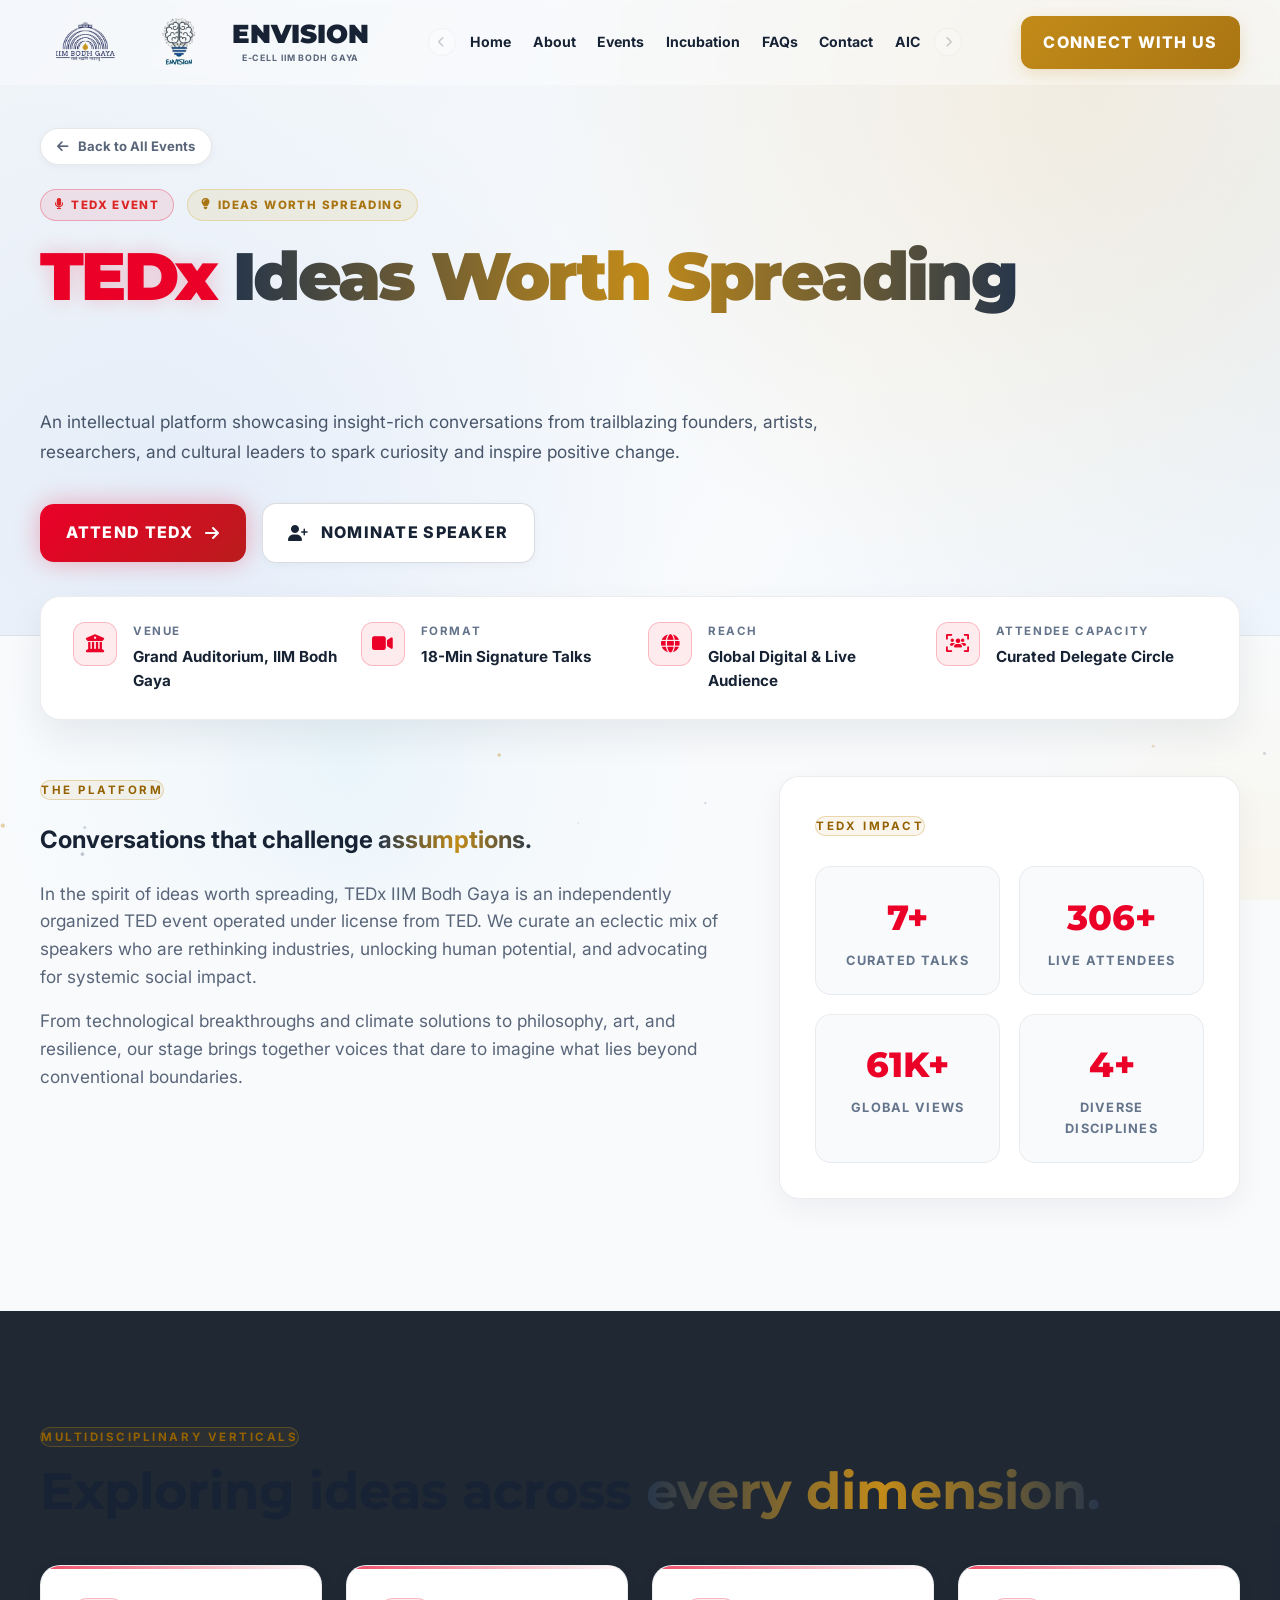
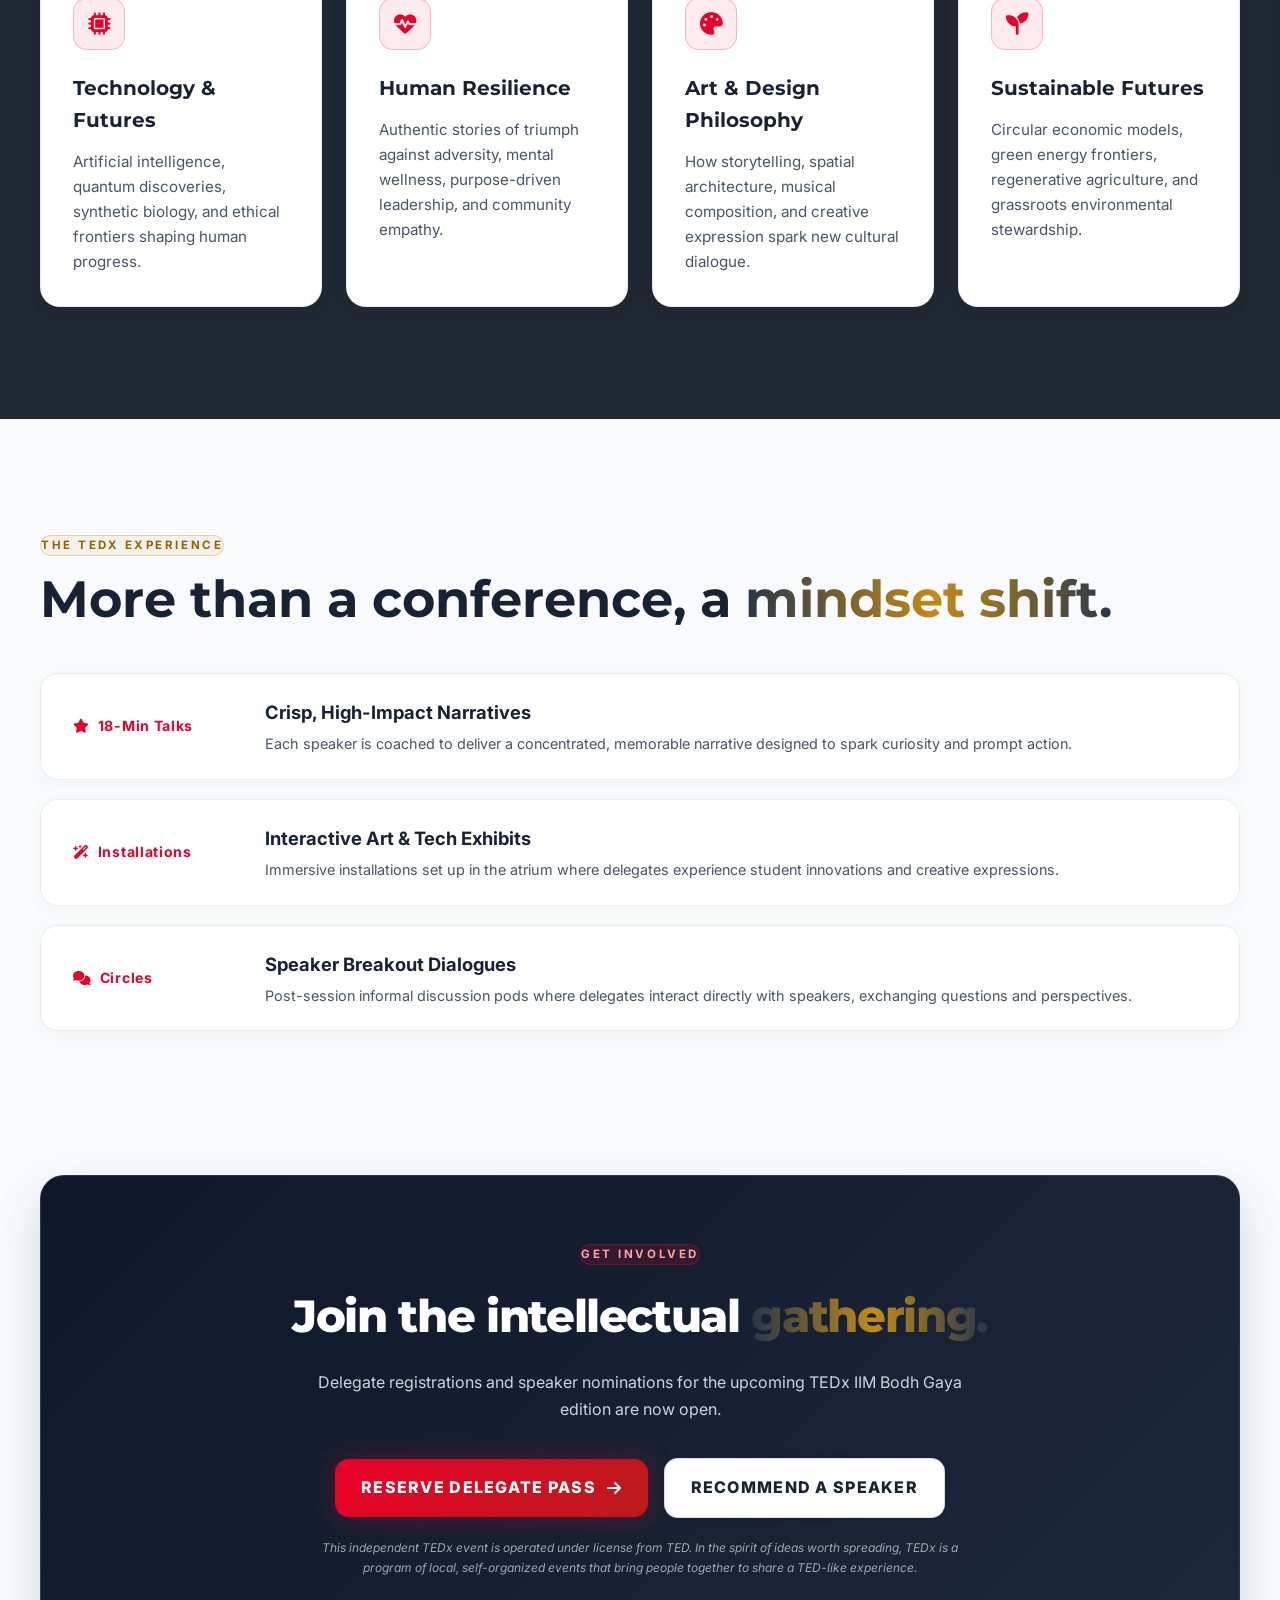
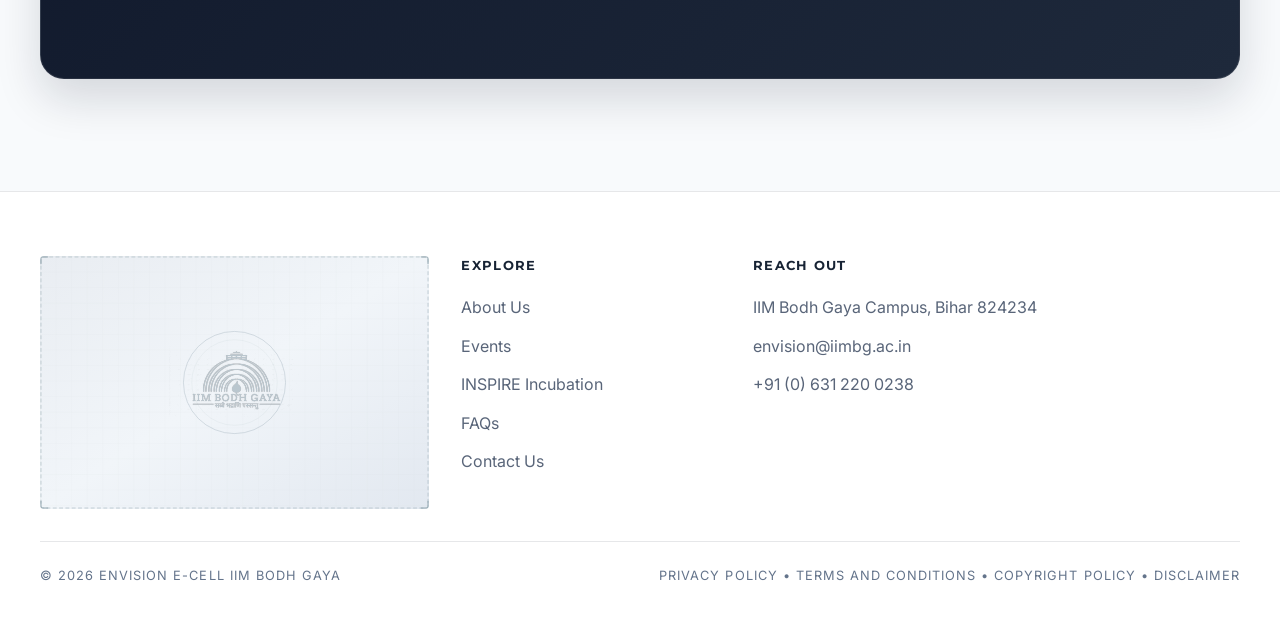
<file: tedx.html>
<!DOCTYPE html>
<html lang="en">

<head>
  <meta charset="UTF-8" />
  <meta name="viewport" content="width=device-width, initial-scale=1.0" />
  <title>TEDx IIM Bodh Gaya | Ideas Worth Spreading</title>
  <meta name="description"
    content="TEDx IIM Bodh Gaya - An independently organized TED event showcasing insight-rich conversations from founders, artists, and leaders." />
  <link rel="canonical" href="https://envision.iimbg.ac.in/tedx.html" />

  <!-- Open Graph / Social Tags -->
  <meta property="og:type" content="website" />
  <meta property="og:url" content="https://envision.iimbg.ac.in/tedx.html" />
  <meta property="og:title" content="TEDx IIM Bodh Gaya | Ideas Worth Spreading" />
  <meta property="og:description"
    content="An independently organized TED event operated under license from TED at IIM Bodh Gaya." />
  <meta property="og:image"
    content="https://images.unsplash.com/photo-1475721027785-f74eccf877e2?q=80&w=2070&auto=format&fit=crop" />

  <!-- Twitter Card -->
  <meta name="twitter:card" content="summary_large_image" />
  <meta name="twitter:title" content="TEDx IIM Bodh Gaya | Ideas Worth Spreading" />
  <meta name="twitter:description"
    content="An independently organized TED event operated under license from TED at IIM Bodh Gaya." />
  <meta name="twitter:image"
    content="https://images.unsplash.com/photo-1475721027785-f74eccf877e2?q=80&w=2070&auto=format&fit=crop" />

  <link rel="preconnect" href="https://fonts.googleapis.com" />
  <link rel="preconnect" href="https://fonts.gstatic.com" crossorigin />
  <link
    href="https://fonts.googleapis.com/css2?family=Inter:wght@300;400;500;600;700;800;900&family=Montserrat:wght@300;400;600;700;800;900&display=swap"
    rel="stylesheet" />
  <link rel="stylesheet" href="https://cdnjs.cloudflare.com/ajax/libs/font-awesome/6.4.0/css/all.min.css"
    integrity="sha512-iecdLmaskl7CVkqkXNQ/ZH/XLlvWZOJyj7Yy7tcenmpD1ypASozpmT/E0iPtmFIB46ZmdtAc9eNBvH0H/ZpiBw=="
    crossorigin="anonymous" referrerpolicy="no-referrer" />
  <link rel="stylesheet" href="styles.css" />
</head>

<body>
  <header class="topbar">
    <div class="nav-wrap">
      <div class="logo logo-pair">
        <a href="https://iimbg.ac.in/" class="logo-mark logo-institute-link" target="_blank" rel="noopener noreferrer"
          aria-label="Visit IIM Bodh Gaya website, opens in a new tab">
          <img src="iimbg-crest-transparent.png" alt="IIM Bodh Gaya" />
        </a>
        <a href="index.html" class="logo-mark logo-brand" aria-label="Envision Home">
          <img src="envision-logo-transparent.png" alt="Envision E-Cell" />
        </a>
        <a href="index.html" class="logo-text logo-title-link" aria-label="Envision Home">
          <strong class="logo-title">ENVISION</strong><span>E-Cell IIM Bodh Gaya</span>
        </a>
      </div>
      <div class="nav-slider-wrapper">
        <button type="button" class="nav-slider-btn nav-slider-prev" aria-label="Previous navigation items">
          <i class="fa-solid fa-chevron-left"></i>
        </button>
        <nav class="nav-links" aria-label="Main navigation">
        <a href="index.html">Home</a>
        <a href="about.html">About</a>
        <a href="events.html">Events</a>
        <a href="incubation.html">Incubation</a>
        <a href="index.html#faq">FAQs</a>
        <a href="contact.html">Contact</a>
        <a href="aic.html">AIC</a>
      </nav>
        <button type="button" class="nav-slider-btn nav-slider-next" aria-label="Next navigation items">
          <i class="fa-solid fa-chevron-right"></i>
        </button>
      </div>
      <a href="contact.html" class="nav-cta">Connect With Us</a>
      <button class="menu-toggle" aria-label="Toggle navigation"><i class="fa-solid fa-bars"></i></button>
    </div>
    <div class="mobile-menu">
      <div class="mobile-menu-inner">
        <a href="index.html">Home</a>
        <a href="about.html">About</a>
        <a href="events.html">Events</a>
        <a href="incubation.html">Incubation</a>
        <a href="index.html#faq">FAQs</a>
        <a href="contact.html">Contact</a>
        <a href="aic.html">AIC</a>
        </div>
    </div>
  </header>

  <!-- Hero Section -->
  <section class="event-page-hero">
    <div class="event-hero-inner reveal">
      <a data-cms-id="back-to-events-link" href="events.html" class="event-breadcrumb" id="back-to-events-link">
        <i class="fa-solid fa-arrow-left" aria-hidden="true"></i> Back to All Events
      </a>
      <div class="event-hero-badge-wrap">
        <span class="event-type-badge badge-ted">
          <i class="fa-solid fa-microphone"></i> TEDx Event
        </span>
        <span class="event-type-badge badge-gold">
          <i class="fa-solid fa-lightbulb"></i> Ideas Worth Spreading
        </span>
      </div>
      <h1 data-cms-id="txt_tedx_1" class="event-hero-title"><span class="ted-red">TEDx</span> <span
          class="gradient-text animated-word"
          data-phrases="IIM Bodh Gaya|Ideas Worth Spreading|Visionary Talks|Changemakers">IIM Bodh Gaya</span></h1>
      <p data-cms-id="txt_tedx_2" class="event-hero-subtitle">
        An intellectual platform showcasing insight-rich conversations from trailblazing founders, artists, researchers,
        and cultural leaders to spark curiosity and inspire positive change.
      </p>
      <div class="event-hero-actions">
        <a data-cms-id="txt_tedx_3" href="contact.html?subject=TEDx+IIMBG+Attendee+Registration"
          class="btn btn-ted">Attend TEDx <i class="fa-solid fa-arrow-right"></i></a>
        <a data-cms-id="txt_tedx_4" href="contact.html?subject=TEDx+Speaker+Nomination" class="btn btn-secondary"><i
            class="fa-solid fa-user-plus"></i> Nominate Speaker</a>
      </div>
    </div>
  </section>

  <!-- Quick Meta Strip -->
  <div class="container event-meta-strip reveal">
    <div class="event-meta-grid">
      <div class="event-meta-item">
        <div class="event-meta-icon icon-ted"><i class="fa-solid fa-building-columns"></i></div>
        <div>
          <span class="event-meta-label">Venue</span>
          <span class="event-meta-value">Grand Auditorium, IIM Bodh Gaya</span>
        </div>
      </div>
      <div class="event-meta-item">
        <div class="event-meta-icon icon-ted"><i class="fa-solid fa-video"></i></div>
        <div>
          <span class="event-meta-label">Format</span>
          <span class="event-meta-value">18-Min Signature Talks</span>
        </div>
      </div>
      <div class="event-meta-item">
        <div class="event-meta-icon icon-ted"><i class="fa-solid fa-globe"></i></div>
        <div>
          <span class="event-meta-label">Reach</span>
          <span class="event-meta-value">Global Digital &amp; Live Audience</span>
        </div>
      </div>
      <div class="event-meta-item">
        <div class="event-meta-icon icon-ted"><i class="fa-solid fa-users-viewfinder"></i></div>
        <div>
          <span class="event-meta-label">Attendee Capacity</span>
          <span class="event-meta-value">Curated Delegate Circle</span>
        </div>
      </div>
    </div>
  </div>

  <main>
    <!-- Overview & Impact Section -->
    <section class="section" style="padding-top: 0;">
      <div class="container event-section-grid-2">
        <div class="text-block reveal">
          <div data-cms-id="txt_tedx_5" class="section-label">The Platform</div>
          <h2 data-cms-id="txt_tedx_6">Conversations that challenge <span class="gradient-text">assumptions.</span></h2>
          <p data-cms-id="txt_tedx_7">
            In the spirit of ideas worth spreading, TEDx IIM Bodh Gaya is an independently organized TED event operated
            under license from TED. We curate an eclectic mix of speakers who are rethinking industries, unlocking human
            potential, and advocating for systemic social impact.
          </p>
          <p data-cms-id="txt_tedx_8">
            From technological breakthroughs and climate solutions to philosophy, art, and resilience, our stage brings
            together voices that dare to imagine what lies beyond conventional boundaries.
          </p>
        </div>

        <div class="event-highlight-card reveal">
          <div data-cms-id="txt_tedx_9" class="section-label">TEDx Impact</div>
          <div class="event-stat-box-grid">
            <div class="event-stat-box ted-stat">
              <h4 data-cms-id="txt_tedx_10" data-target="12" data-suffix="+">12+</h4>
              <p data-cms-id="txt_tedx_11">Curated Talks</p>
            </div>
            <div class="event-stat-box ted-stat">
              <h4 data-cms-id="txt_tedx_12" data-target="500" data-suffix="+">500+</h4>
              <p data-cms-id="txt_tedx_13">Live Attendees</p>
            </div>
            <div class="event-stat-box ted-stat">
              <h4 data-cms-id="txt_tedx_14" data-target="100" data-suffix="K+">100K+</h4>
              <p data-cms-id="txt_tedx_15">Global Views</p>
            </div>
            <div class="event-stat-box ted-stat">
              <h4 data-cms-id="txt_tedx_16" data-target="8" data-suffix="+">8+</h4>
              <p data-cms-id="txt_tedx_17">Diverse Disciplines</p>
            </div>
          </div>
        </div>
      </div>
    </section>

    <!-- Key Themes Section -->
    <section class="section" style="background: rgba(7, 17, 29, 0.9);">
      <div class="container">
        <div class="section-heading reveal">
          <div data-cms-id="txt_tedx_18" class="section-label">Multidisciplinary Verticals</div>
          <h2 data-cms-id="txt_tedx_19">Exploring ideas across <span class="gradient-text">every dimension.</span></h2>
        </div>

        <div class="event-pillars-grid">
          <div class="event-pillar-card ted-pillar reveal">
            <div class="event-pillar-icon ted-icon"><i class="fa-solid fa-microchip"></i></div>
            <h3 data-cms-id="txt_tedx_20">Technology &amp; Futures</h3>
            <p data-cms-id="txt_tedx_21">Artificial intelligence, quantum discoveries, synthetic biology, and ethical
              frontiers shaping human
              progress.</p>
          </div>

          <div class="event-pillar-card ted-pillar reveal">
            <div class="event-pillar-icon ted-icon"><i class="fa-solid fa-heart-pulse"></i></div>
            <h3 data-cms-id="txt_tedx_22">Human Resilience</h3>
            <p data-cms-id="txt_tedx_23">Authentic stories of triumph against adversity, mental wellness, purpose-driven
              leadership, and community
              empathy.</p>
          </div>

          <div class="event-pillar-card ted-pillar reveal">
            <div class="event-pillar-icon ted-icon"><i class="fa-solid fa-palette"></i></div>
            <h3 data-cms-id="txt_tedx_24">Art &amp; Design Philosophy</h3>
            <p data-cms-id="txt_tedx_25">How storytelling, spatial architecture, musical composition, and creative
              expression spark new cultural
              dialogue.</p>
          </div>

          <div class="event-pillar-card ted-pillar reveal">
            <div class="event-pillar-icon ted-icon"><i class="fa-solid fa-seedling"></i></div>
            <h3 data-cms-id="txt_tedx_26">Sustainable Futures</h3>
            <p data-cms-id="txt_tedx_27">Circular economic models, green energy frontiers, regenerative agriculture, and
              grassroots environmental
              stewardship.</p>
          </div>
        </div>
      </div>
    </section>

    <!-- Experience Section -->
    <section class="section">
      <div class="container">
        <div class="section-heading reveal">
          <div data-cms-id="txt_tedx_28" class="section-label">The TEDx Experience</div>
          <h2 data-cms-id="txt_tedx_29">More than a conference, a <span class="gradient-text">mindset shift.</span></h2>
        </div>

        <div class="event-agenda-wrap reveal">
          <div class="event-agenda-card ted-agenda">
            <div class="event-agenda-time ted-time"><i class="fa-solid fa-star"></i> 18-Min Talks</div>
            <div class="event-agenda-info">
              <h4 data-cms-id="txt_tedx_30">Crisp, High-Impact Narratives</h4>
              <p data-cms-id="txt_tedx_31">Each speaker is coached to deliver a concentrated, memorable narrative
                designed to spark curiosity and
                prompt action.</p>
            </div>
          </div>

          <div class="event-agenda-card ted-agenda">
            <div class="event-agenda-time ted-time"><i class="fa-solid fa-wand-magic-sparkles"></i> Installations</div>
            <div class="event-agenda-info">
              <h4 data-cms-id="txt_tedx_32">Interactive Art &amp; Tech Exhibits</h4>
              <p data-cms-id="txt_tedx_33">Immersive installations set up in the atrium where delegates experience
                student innovations and
                creative expressions.</p>
            </div>
          </div>

          <div class="event-agenda-card ted-agenda">
            <div class="event-agenda-time ted-time"><i class="fa-solid fa-comments"></i> Circles</div>
            <div class="event-agenda-info">
              <h4 data-cms-id="txt_tedx_34">Speaker Breakout Dialogues</h4>
              <p data-cms-id="txt_tedx_35">Post-session informal discussion pods where delegates interact directly with
                speakers, exchanging
                questions and perspectives.</p>
            </div>
          </div>
        </div>
      </div>
    </section>

    <!-- CTA Section -->
    <section class="section" style="padding-top: 2rem;">
      <div class="container reveal">
        <div class="event-cta-banner">
          <div data-cms-id="txt_tedx_36" class="section-label"
            style="margin-bottom: 1rem; color: #fca5a5; border-color: rgba(235,0,40,0.4); background: rgba(235,0,40,0.15);">
            Get Involved</div>
          <h2 data-cms-id="txt_tedx_37">Join the intellectual <span class="gradient-text">gathering.</span></h2>
          <p data-cms-id="txt_tedx_38">
            Delegate registrations and speaker nominations for the upcoming TEDx IIM Bodh Gaya edition are now open.
          </p>
          <div class="event-hero-actions" style="justify-content: center;">
            <a data-cms-id="txt_tedx_39" href="contact.html?subject=TEDx+Delegate+Registration"
              class="btn btn-ted">Reserve Delegate Pass <i class="fa-solid fa-arrow-right"></i></a>
            <a data-cms-id="txt_tedx_40" href="contact.html?subject=TEDx+Speaker+Recommendation"
              class="btn btn-secondary">Recommend a Speaker</a>
          </div>
          <p data-cms-id="txt_tedx_41"
            style="font-size:12px; color:rgba(255,255,255,0.6); margin-top:20px; font-style:italic;">
            This independent TEDx event is operated under license from TED. In the spirit of ideas worth spreading, TEDx
            is a program of local, self-organized events that bring people together to share a TED-like experience.
          </p>
        </div>
      </div>
    </section>
  </main>

  <footer>
    <div class="container">
      <div class="footer-grid">
        <div>
          <video class="signature-clip" autoplay muted loop playsinline preload="metadata" aria-hidden="true">
            <source src="ECell%20Sign%20mail%202026%20(2).mp4" type="video/mp4" />
          </video>
        </div>
        <div>
          <h3 data-cms-id="txt_tedx_42"
            style="margin: 0 0 1.2rem; font-family: 'Montserrat',sans-serif; letter-spacing: 0.1em; text-transform: uppercase; font-size: 0.8rem;">
            Explore</h3>
          <ul class="footer-links">
            <li><a data-cms-id="txt_tedx_44" href="about.html">About Us</a></li>
            <li><a data-cms-id="txt_tedx_46" href="events.html">Events</a></li>
            <li><a data-cms-id="txt_tedx_48" href="incubation.html">INSPIRE Incubation</a></li>
            <li><a data-cms-id="txt_tedx_50" href="index.html#faq">FAQs</a></li>
            <li><a data-cms-id="txt_tedx_52" href="contact.html">Contact Us</a></li>
          </ul>
        </div>
        <div>
          <h3 data-cms-id="txt_tedx_53"
            style="margin: 0 0 1.2rem; font-family: 'Montserrat',sans-serif; letter-spacing: 0.1em; text-transform: uppercase; font-size: 0.8rem;">
            Reach Out</h3>
          <ul class="footer-links">
            <li data-cms-id="txt_tedx_54">IIM Bodh Gaya Campus, Bihar 824234</li>
            <li><a data-cms-id="txt_tedx_56" href="mailto:envision@iimbg.ac.in">envision@iimbg.ac.in</a></li>
            <li><a data-cms-id="txt_tedx_58" href="tel:+916312200238">+91 (0) 631 220 0238</a></li>
          </ul>
        </div>
      </div>
      <div class="footer-meta">
        <span>© <span id="year"></span> ENVISION E-CELL IIM BODH GAYA</span>
        <span><a data-cms-id="txt_tedx_59" href="https://iimbg.ac.in/privacy-policy/" target="_blank"
            rel="noopener noreferrer" aria-label="Privacy Policy, opens in a new tab">Privacy Policy</a> • <a
            data-cms-id="txt_tedx_60" href="https://iimbg.ac.in/terms-conditions/" target="_blank"
            rel="noopener noreferrer" aria-label="Terms and Conditions, opens in a new tab">Terms and Conditions</a> •
          <a data-cms-id="txt_tedx_61" href="https://iimbg.ac.in/copyright-policy/" target="_blank"
            rel="noopener noreferrer" aria-label="Copyright Policy, opens in a new tab">Copyright Policy</a> • <a
            data-cms-id="txt_tedx_62" href="https://iimbg.ac.in/disclaimer/" target="_blank" rel="noopener noreferrer"
            aria-label="Disclaimer, opens in a new tab">Disclaimer</a></span>
      </div>
    </div>
  </footer>

  <script src="script.js"></script>
</body>

</html>
</file>
<file: styles.css>
:root {
  --bg: #f8fafc;
  --bg-2: #eef3f8;
  --panel: #ffffff;
  --panel-strong: #ffffff;
  --line: rgba(15, 23, 42, 0.12);
  --gold: #c28b19;
  --gold-soft: #946200;
  --gold-strong: #a97512;
  --blue: #3b82f6;
  --blue-strong: #1d4ed8;
  --text: #172334;
  --muted: #596579;
  --shadow: rgba(15, 23, 42, 0.12);
  --card-radius: 12px;
}

* {
  box-sizing: border-box;
}

html {
  scroll-behavior: smooth;
}

body {
  margin: 0;
  font-family: 'Inter', sans-serif;
  background: var(--bg);
  color: var(--text);
  line-height: 1.6;
  overflow-x: hidden;
}

.ambient-canvas {
  position: fixed;
  inset: 0;
  width: 100vw;
  height: 100vh;
  z-index: -1;
  pointer-events: none;
  background: #f8fafc;
}

img {
  max-width: 100%;
  display: block;
}

button,
input,
textarea {
  font: inherit;
}

.container {
  margin: 0 auto;
}

.section {
  padding: 7rem 0;
}

.section-heading {
  margin-bottom: 3rem;
}

.section-label {
  display: inline-flex;
  align-items: center;
  gap: 0.6rem;
  border: 1px solid rgba(212, 175, 55, 0.3);
  border-radius: 999px;
  background: rgba(212, 175, 55, 0.08);
  color: var(--gold-soft);
  font-size: 0.72rem;
  letter-spacing: 0.22em;
  text-transform: uppercase;
  font-weight: 700;
}

.gradient-text {
  background: linear-gradient(90deg, #fef3c7 0%, var(--gold) 40%, #f8fafc 100%);
  -webkit-background-clip: text;
  color: transparent;
  text-shadow: 0 0 18px rgba(212, 175, 55, 0.26);
}

.gold-text {
  color: var(--gold-soft);
}

.blue-text {
  color: #93c5fd;
}

.topbar {
  top: 0;
  left: 0;
  width: 100%;
  z-index: 1000;
  transition: all 0.3s ease;
  padding: 1rem 0;
}

.topbar.scrolled {
  background: rgba(2, 6, 23, 0.85);
  backdrop-filter: blur(18px);
  border-bottom: 1px solid rgba(255, 255, 255, 0.08);
  box-shadow: 0 10px 25px rgba(0, 0, 0, 0.2);
}

.nav-wrap {
  display: flex;
  align-items: center;
  justify-content: space-between;
  gap: 1.5rem;
  width: min(1200px, calc(100% - 2rem));
  margin: 0 auto;
}

.logo {
  display: flex;
  align-items: center;
  gap: 0.8rem;
}

.logo-pair {
  gap: 0.5rem;
}

.logo-pair .logo-brand {
  display: flex;
  align-items: center;
  gap: 0.5rem;
  color: inherit;
  text-decoration: none;
}

.logo-pair .logo-mark {
  display: flex;
  align-items: center;
  justify-content: center;
  flex: 0 0 88px;
  width: 88px;
  height: 52px;
}

.logo-pair .logo-mark img {
  width: auto;
  height: 52px;
  max-width: 88px;
  mix-blend-mode: multiply;
}

.logo-pair .logo-text {
  text-align: center;
}

.logo-pair .logo-text h1,
.logo-pair .logo-text strong,
.logo-pair .logo-text .logo-title {
  letter-spacing: 0;
}

.logo-pair .logo-text span {
  letter-spacing: 0.1em;
}

.logo-mark-inspire img {
  clip-path: circle(46%);
}

.logo-mark {
  width: 76px;
  height: 50px;
  flex: 0 0 auto;
  display: grid;
  place-items: center;
}

.logo-mark img {
  display: block;
  width: 100%;
  height: 100%;
  object-fit: contain;
}

.logo-text h1,
.logo-text strong,
.logo-text .logo-title {
  display: block;
  margin: 0;
  font-size: clamp(1.4rem, 2vw, 2rem);
  font-family: 'Montserrat', sans-serif;
  letter-spacing: -0.05em;
  font-weight: 900;
  line-height: 1.1;
}

.logo-text span {
  display: block;
  margin-top: 0.15rem;
  font-size: 0.55rem;
  color: #9aa8bf;
  letter-spacing: 0.22em;
  text-transform: uppercase;
  font-weight: 700;
}

/* Navigation Slider & Header Arrow Controls */
.nav-slider-wrapper {
  position: relative;
  display: flex;
  align-items: center;
  max-width: min(580px, calc(100% - 2rem));
  min-width: 0;
  gap: 0.5rem;
  flex: 1 1 auto;
  justify-content: center;
  margin: 0 auto;
}

.nav-links {
  display: flex;
  align-items: center;
  gap: 1.35rem;
  color: #dbe4f0;
  font-size: 0.88rem;
  font-weight: 600;
  overflow-x: auto;
  scroll-behavior: smooth;
  scrollbar-width: none;
  -ms-overflow-style: none;
  white-space: nowrap;
  flex-wrap: nowrap;
  padding: 0.25rem 0.4rem;
}

.nav-links::-webkit-scrollbar {
  display: none;
}

.nav-links a {
  flex-shrink: 0;
  color: rgba(226, 232, 240, 0.8);
  transition: color 0.2s ease, transform 0.2s ease;
  white-space: nowrap;
}

.nav-links a:hover {
  color: var(--gold-soft);
}

.nav-slider-btn {
  display: inline-flex;
  align-items: center;
  justify-content: center;
  width: 28px;
  height: 28px;
  min-width: 28px;
  min-height: 28px;
  border-radius: 50%;
  border: 1px solid rgba(15, 23, 42, 0.15);
  background: rgba(255, 255, 255, 0.96);
  color: #0f172a;
  font-size: 11px;
  cursor: pointer;
  box-shadow: 0 2px 6px rgba(0, 0, 0, 0.1);
  transition: all 0.2s cubic-bezier(0.4, 0, 0.2, 1);
  z-index: 5;
  padding: 0;
  flex-shrink: 0;
}

.nav-slider-btn:hover:not(:disabled):not(.is-disabled) {
  background: var(--gold, #c5a059);
  color: #ffffff;
  border-color: var(--gold, #c5a059);
  transform: scale(1.1);
  box-shadow: 0 4px 12px rgba(197, 160, 89, 0.35);
}

.nav-slider-btn:disabled,
.nav-slider-btn.is-disabled {
  opacity: 0.22;
  cursor: default;
  pointer-events: none;
  box-shadow: none;
}

body.theme-dark .nav-slider-btn {
  background: rgba(19, 27, 46, 0.95);
  border-color: rgba(255, 255, 255, 0.16);
  color: #f1f5f9;
}

body.theme-dark .nav-slider-btn:hover:not(:disabled) {
  background: var(--gold, #c5a059);
  color: #0b0f19;
}

.nav-cta {
  display: inline-flex;
  align-items: center;
  justify-content: center;
  padding: 0.85rem 1.4rem;
  background: linear-gradient(135deg, var(--gold), var(--gold-soft));
  color: #020617;
  border-radius: 12px;
  font-weight: 800;
  letter-spacing: 0.08em;
  text-transform: uppercase;
  box-shadow: 0 0 20px rgba(212, 175, 55, 0.38);
}

.menu-toggle {
  display: none;
  border: none;
  background: transparent;
  color: white;
  font-size: 1.7rem;
  cursor: pointer;
}

.mobile-menu {
  display: none;
  width: min(1200px, calc(100% - 2rem));
  margin: 0 auto;
  padding-bottom: 1rem;
}

.mobile-menu.open {
  display: block;
}

.mobile-menu-inner {
  background: rgba(15, 23, 42, 0.8);
  border: 1px solid var(--line);
  border-radius: 1rem;
  padding: 1rem;
  display: grid;
  gap: 0.9rem;
}

.mobile-menu-inner a {
  color: #e2e8f0;
  font-weight: 600;
}

.mobile-menu-inner .mobile-connect {
  margin-top: 0.25rem;
  padding-top: 0.9rem;
  border-top: 1px solid var(--line);
  color: var(--gold-soft);
  font-weight: 800;
}

.hero {
  position: relative;
  min-height: 100vh;
  display: flex;
  align-items: center;
  background: var(--bg-2);
  overflow: hidden;
  isolation: isolate;
}

.hero video {
  position: absolute;
  inset: 0;
  width: 100%;
  height: 100%;
  object-fit: cover;
  opacity: 0.62;
  filter: brightness(1.08) saturate(0.95);
  pointer-events: none;
  z-index: 0;
}

.hero::after {
  content: "";
  position: absolute;
  inset: 0;
  z-index: 1;
  background: linear-gradient(90deg, rgba(248, 250, 252, 0.88) 0%, rgba(248, 250, 252, 0.65) 50%, rgba(248, 250, 252, 0.42) 100%),
    radial-gradient(circle at top right, rgba(194, 139, 25, 0.12), transparent 40%);
}

.hero-content {
  position: relative;
  z-index: 2;
  width: min(1200px, calc(100% - 2rem));
  margin: 0 auto;
  padding-top: 5rem;
}

.eyebrow {
  display: inline-flex;
  align-items: center;
  gap: 1rem;
  margin-bottom: 1.5rem;
  color: var(--gold-soft);
  font-size: 0.8rem;
  font-weight: 700;
  letter-spacing: 0.22em;
  text-transform: uppercase;
}

.eyebrow::before,
.eyebrow::after {
  content: "";
  display: block;
  width: 64px;
  height: 1px;
  background: rgba(212, 175, 55, 0.8);
  pointer-events: none;
  user-select: none;
}

.hero h1,
.hero h2 {
  font-family: 'Montserrat', sans-serif;
  font-weight: 900;
  line-height: 0.92;
  letter-spacing: -0.06em;
  font-size: clamp(3rem, 8vw, 8.5rem);
  margin: 0;
  text-transform: uppercase;
  color: #111827;
  text-shadow: none !important;
  min-height: 3.15em;
}

.hero h1 .sub,
.hero h2 .sub,
.sub {
  display: block;
  margin-top: 0.2rem;
  color: #111827;
  text-shadow: none !important;
  transition: opacity 0.28s cubic-bezier(0.4, 0, 0.2, 1), transform 0.28s cubic-bezier(0.4, 0, 0.2, 1);
  will-change: transform, opacity;
  min-height: 1.05em;
}

.sub.fade {
  opacity: 0;
  transform: translateY(-8px);
}

.animated-word {
  display: inline-block;
  min-height: 1.1em;
  transition: opacity 0.28s cubic-bezier(0.4, 0, 0.2, 1), transform 0.28s cubic-bezier(0.4, 0, 0.2, 1);
  will-change: transform, opacity;
  vertical-align: baseline;
}

.hero h1 .animated-word,
.hero h2 .animated-word {
  min-height: 2.1em;
  display: inline-block;
  vertical-align: top;
}

.animated-word.fade {
  opacity: 0;
  transform: translateY(10px);
}

.hero h1 .animated-word:not(.gradient-text),
.hero h2 .animated-word:not(.gradient-text),
.page-hero h1 .animated-word:not(.gradient-text) {
  background: linear-gradient(90deg, #946200, #d5a535, #946200);
  -webkit-background-clip: text;
  background-clip: text;
  -webkit-text-fill-color: transparent;
  color: transparent;
  text-shadow: none !important;
  filter: none !important;
}

.hero-copy {
  max-width: 800px;
  margin-top: 2rem;
  padding-left: 1.2rem;
  border-left: 3px solid rgba(59, 130, 246, 0.9);
  color: rgba(226, 232, 240, 0.8);
  font-size: clamp(1.05rem, 2vw, 1.5rem);
  line-height: 1.6;
  min-height: 3.4em;
}

.hero-actions {
  display: flex;
  flex-wrap: wrap;
  gap: 1rem;
  margin-top: 2.5rem;
}

.btn {
  display: inline-flex;
  align-items: center;
  justify-content: center;
  gap: 0.7rem;
  padding: 1rem 1.6rem;
  border-radius: 14px;
  font-weight: 800;
  letter-spacing: 0.08em;
  text-transform: uppercase;
  transition: transform 0.2s ease, box-shadow 0.2s ease, background 0.2s ease;
}

.btn:hover {
  transform: translateY(-2px);
}

.btn-primary {
  background: linear-gradient(135deg, var(--blue), var(--blue-strong));
  color: white;
  box-shadow: 0 0 26px rgba(59, 130, 246, 0.3);
}

.btn-secondary {
  background: rgba(15, 23, 42, 0.5);
  border: 1px solid rgba(255, 255, 255, 0.12);
  color: #f8fafc;
}

.stats-bar {
  position: relative;
  z-index: 2;
  margin-top: -3rem;
  margin-bottom: 4rem;
}

.stats-card {
  background: rgba(15, 23, 42, 0.74);
  border: 1px solid rgba(255, 255, 255, 0.09);
  border-top: 2px solid rgba(212, 175, 55, 0.7);
  backdrop-filter: blur(16px);
  border-radius: 20px;
  padding: 2rem 1.6rem;
  box-shadow: 0 18px 30px rgba(2, 6, 23, 0.28);
}

.stats-grid {
  display: grid;
  grid-template-columns: repeat(3, 1fr);
  gap: 1.5rem;
}

.stat-item {
  text-align: center;
  position: relative;
}

.stat-item:not(:last-child)::after {
  content: "";
  position: absolute;
  right: -0.75rem;
  top: 20%;
  width: 1px;
  height: 60%;
  background: rgba(255, 255, 255, 0.08);
}

.stat-icon {
  font-size: 1.8rem;
  margin-bottom: 0.75rem;
}

.stat-value {
  font-size: clamp(2.3rem, 4vw, 4rem);
  font-family: 'Montserrat', sans-serif;
  font-weight: 900;
  margin: 0;
}

.stat-label {
  font-size: 0.72rem;
  letter-spacing: 0.18em;
  text-transform: uppercase;
  color: var(--muted);
  font-weight: 700;
}

.grid-2 {
  display: grid;
  grid-template-columns: repeat(2, minmax(0, 1fr));
  gap: 3rem;
  align-items: center;
}

.image-panel {
  position: relative;
}

.image-panel::before {
  content: "";
  position: absolute;
  inset: 1rem -1rem -1rem 1rem;
  background: rgba(59, 130, 246, 0.16);
  border-radius: 1.25rem;
  transform: rotate(4deg);
  z-index: -1;
}

.image-panel img,
.image-panel-video {
  width: 100%;
  height: 540px;
  object-fit: cover;
  border-radius: 20px;
  border: 1px solid rgba(255, 255, 255, 0.1);
  box-shadow: 0 18px 40px rgba(0, 0, 0, 0.28);
}

.image-panel-video {
  display: block;
}

.text-block p {
  color: var(--muted);
  font-size: 1.08rem;
}

.feature-list {
  display: grid;
  grid-template-columns: repeat(2, minmax(0, 1fr));
  gap: 1.2rem;
  margin-top: 2rem;
}

.feature-item {
  border-left: 2px solid rgba(59, 130, 246, 0.8);
  padding-left: 1rem;
}

.feature-item:nth-child(2n) {
  border-color: rgba(212, 175, 55, 0.8);
}

.feature-item h3 {
  margin: 0 0 0.3rem;
}

.feature-item p {
  margin: 0;
  color: var(--muted);
}

/* Vision & Mission Cards */
.vision-mission-list {
  display: flex;
  flex-direction: column;
  gap: 2rem;
  margin-top: 3.5rem;
}

.vision-mission-card {
  display: grid;
  grid-template-columns: minmax(0, 440px) 1fr;
  background: #ffffff;
  border: 1px solid rgba(15, 23, 42, 0.08);
  border-radius: 20px;
  overflow: hidden;
  box-shadow: 0 4px 24px rgba(15, 23, 42, 0.05);
  transition: transform 0.3s cubic-bezier(0.16, 1, 0.3, 1), box-shadow 0.3s cubic-bezier(0.16, 1, 0.3, 1), border-color 0.3s ease;
}

.vision-mission-card:hover {
  transform: translateY(-6px);
  box-shadow: 0 20px 40px rgba(15, 23, 42, 0.09);
  border-color: rgba(185, 28, 28, 0.3);
}

.vision-mission-media {
  position: relative;
  min-height: 290px;
  overflow: hidden;
  background: #f1f5f9;
}

.vision-mission-media img {
  width: 100%;
  height: 100%;
  object-fit: cover;
  display: block;
  transition: transform 0.5s ease;
}

.vision-mission-card:hover .vision-mission-media img {
  transform: scale(1.05);
}

.vision-mission-body {
  padding: clamp(2rem, 3.5vw, 3.2rem);
  display: flex;
  flex-direction: column;
  justify-content: center;
}

.vision-mission-body h3 {
  margin: 0 0 0.8rem;
  font-family: 'Montserrat', sans-serif;
  font-size: clamp(1.7rem, 2.5vw, 2.3rem);
  font-weight: 800;
  color: #b91c1c;
  letter-spacing: -0.025em;
  display: flex;
  align-items: center;
  gap: 0.6rem;
}

.vision-mission-body p {
  margin: 0;
  color: #334155;
  font-size: clamp(1rem, 1.15vw, 1.12rem);
  line-height: 1.75;
}

@media (max-width: 860px) {
  .vision-mission-card {
    grid-template-columns: 1fr;
  }

  .vision-mission-media {
    min-height: 240px;
    max-height: 300px;
  }
}

.cards-grid {
  display: grid;
  grid-template-columns: repeat(auto-fit, minmax(280px, 1fr));
  gap: 1.5rem;
}

.card {
  position: relative;
  background: rgba(15, 23, 42, 0.6);
  border: 1px solid rgba(255, 255, 255, 0.08);
  border-radius: 22px;
  overflow: hidden;
  transition: transform 0.25s ease, border-color 0.25s ease, box-shadow 0.25s ease;
}

.card.card-interactive,
.card:has(.stretched-link) {
  cursor: pointer;
}

.card:hover {
  transform: translateY(-8px);
  border-color: rgba(212, 175, 55, 0.5);
}

.card.card-interactive:hover,
.card:has(.stretched-link):hover {
  box-shadow: 0 16px 36px -8px rgba(0, 0, 0, 0.45), 0 0 20px rgba(212, 175, 55, 0.15);
}

/* Stretched Link Pattern */
.stretched-link::after {
  content: "";
  position: absolute;
  top: 0;
  left: 0;
  right: 0;
  bottom: 0;
  z-index: 2;
  pointer-events: auto;
}

.card a:not(.stretched-link),
.card button,
.card input {
  position: relative;
  z-index: 3;
}

.card-media {
  position: relative;
  height: 260px;
  overflow: hidden;
}

.card-media img,
.card-media video {
  width: 100%;
  height: 100%;
  object-fit: cover;
  display: block;
  transition: transform 0.5s ease;
}

.card:hover .card-media img,
.card:hover .card-media video {
  transform: scale(1.08);
}

.card-badge {
  position: absolute;
  top: 1rem;
  right: 1rem;
  background: rgba(2, 6, 23, 0.8);
  border: 1px solid rgba(255, 255, 255, 0.15);
  border-radius: 999px;
  padding: 0.45rem 0.7rem;
  font-size: 0.68rem;
  letter-spacing: 0.12em;
  text-transform: uppercase;
  font-weight: 700;
}

.card-body {
  padding: 1.5rem 1.4rem 1.7rem;
}

.card-body h3 {
  margin: 0;
  font-size: 2rem;
  font-family: 'Montserrat', sans-serif;
}

.card-body h4 {
  margin: 0.55rem 0 0.8rem;
  color: #93c5fd;
  letter-spacing: 0.14em;
  text-transform: uppercase;
  font-size: 0.72rem;
  font-weight: 700;
}

.card-body p {
  color: var(--muted);
  margin: 0 0 1.2rem;
}

.card-link {
  font-weight: 700;
  letter-spacing: 0.08em;
  text-transform: uppercase;
  color: white;
  display: inline-flex;
  gap: 0.5rem;
  align-items: center;
}

.promo-band {
  background: linear-gradient(120deg, rgba(30, 58, 138, 0.2), rgba(212, 175, 55, 0.08));
  border: 1px solid rgba(255, 255, 255, 0.08);
  border-radius: 28px;
  padding: clamp(2rem, 5vw, 4rem);
  box-shadow: 0 18px 35px rgba(0, 0, 0, 0.22);
}

.page-hero {
  position: relative;
  min-height: 55vh;
  background: linear-gradient(120deg, rgba(2, 6, 23, 0.96), rgba(17, 24, 39, 0.9));
  display: flex;
  align-items: center;
  overflow: hidden;
}

.page-hero::before {
  content: "";
  position: absolute;
  inset: 0;
  background: radial-gradient(circle at top right, rgba(212, 175, 55, 0.24), transparent 30%);
}

.page-hero-inspire::before {
  z-index: 1;
  background: linear-gradient(90deg, rgba(248, 250, 252, 0.62), rgba(248, 250, 252, 0.3)),
    radial-gradient(circle at top right, rgba(194, 139, 25, 0.16), transparent 34%);
}

.page-hero-inspire {
  min-height: max(55vh, 420px);
  isolation: isolate;
}

.page-hero-video {
  position: absolute;
  inset: 0;
  z-index: 0;
  display: block;
  width: 100%;
  height: 100%;
  object-fit: cover;
  opacity: 1;
  pointer-events: none;
}

.page-hero-inner {
  position: relative;
  z-index: 1;
  width: min(1200px, calc(100% - 2rem));
  margin: 0 auto;
  padding-top: 6rem;
}

.page-hero-inspire .page-hero-inner {
  z-index: 2;
}

.page-hero-inspire h1 {
  color: #111827;
  text-shadow: none !important;
}

.page-hero-inspire p {
  color: #172334;
  font-weight: 600;
  text-shadow: none;
}

.page-hero h1 {
  margin: 0;
  font-family: 'Montserrat', sans-serif;
  font-size: clamp(2.7rem, 6vw, 5rem);
  line-height: 1;
  letter-spacing: -0.05em;
}

.page-hero p {
  color: var(--muted);
  font-size: 1.1rem;
  max-width: 760px;
}

.timeline {
  display: grid;
  gap: 1.5rem;
}

.timeline-item {
  display: grid;
  grid-template-columns: 110px 1fr;
  gap: 1.2rem;
  padding: 1.5rem 0;
  border-bottom: 1px solid rgba(255, 255, 255, 0.08);
}

.timeline-year {
  font-family: 'Montserrat', sans-serif;
  font-weight: 900;
  font-size: 1.3rem;
  color: var(--gold-soft);
}

.timeline-item h3 {
  margin: 0 0 0.4rem;
}

.timeline-item p {
  margin: 0;
  color: var(--muted);
}

.contact-grid {
  display: grid;
  grid-template-columns: 1.1fr 1fr;
  gap: 2rem;
}

.contact-panel,
.form-panel {
  background: rgba(15, 23, 42, 0.6);
  border: 1px solid rgba(255, 255, 255, 0.08);
  border-radius: 24px;
  padding: 2rem;
}

.contact-list {
  display: grid;
  gap: 1rem;
  margin-top: 1.5rem;
}

.contact-item {
  display: flex;
  align-items: flex-start;
  gap: 0.9rem;
  color: var(--muted);
}

.contact-item i {
  color: var(--gold-soft);
  width: 30px;
  text-align: center;
}

.form-panel form {
  display: grid;
  gap: 1rem;
}

.form-row {
  display: grid;
  grid-template-columns: repeat(2, minmax(0, 1fr));
  gap: 1rem;
}

.form-panel input,
.form-panel textarea {
  width: 100%;
  background: rgba(2, 6, 23, 0.75);
  border: 1px solid rgba(255, 255, 255, 0.08);
  color: white;
  border-radius: 12px;
  padding: 0.9rem 1rem;
}

.form-panel textarea {
  min-height: 150px;
  resize: vertical;
}

.contact-form-status {
  margin: 0;
  color: var(--muted);
  font-size: 0.82rem;
}

footer {
  background: #01040f;
  border-top: 1px solid rgba(255, 255, 255, 0.08);
  padding: 4rem 0 2rem;
}

.footer-grid {
  display: grid;
  grid-template-columns: 1.2fr 0.8fr 1.5fr;
  gap: 2rem;
  margin-bottom: 2rem;
}

.footer-links {
  list-style: none;
  padding: 0;
  margin: 0;
  display: grid;
  gap: 0.8rem;
  color: var(--muted);
}

.signature-clip {
  display: block;
  width: 100%;
  height: auto;
  border-radius: 4px;
  background: #ffffff;
}

.footer-meta {
  padding-top: 1.5rem;
  border-top: 1px solid rgba(255, 255, 255, 0.07);
  display: flex;
  justify-content: space-between;
  gap: 1rem;
  flex-wrap: wrap;
  color: rgba(148, 163, 184, 0.8);
  font-size: 0.8rem;
  letter-spacing: 0.08em;
  text-transform: uppercase;
}

.footer-meta a {
  color: inherit;
  text-decoration: none;
  transition: color 0.2s ease;
}

.footer-meta a:hover {
  color: #f8fafc;
  text-decoration: underline;
}

.social-links {
  display: flex;
  gap: 0.75rem;
  margin-top: 1rem;
}

.social-links a {
  width: 38px;
  height: 38px;
  display: grid;
  place-items: center;
  border-radius: 50%;
  background: rgba(15, 23, 42, 0.7);
  border: 1px solid rgba(255, 255, 255, 0.08);
  color: var(--muted);
}

.reveal {
  opacity: 0;
  transform: translateY(30px);
  transition: all 0.8s ease;
}

.reveal.active,
.error-card.reveal {
  opacity: 1;
  transform: translateY(0);
}

@media (scripting: none) {
  .reveal {
    opacity: 1 !important;
    transform: none !important;
  }
}

@media (max-width: 900px) {

  .nav-slider-wrapper,
  .nav-links,
  .nav-cta {
    display: none;
  }

  .menu-toggle {
    display: inline-block;
  }

  .stats-grid,
  .cards-grid,
  .footer-grid,
  .grid-2,
  .contact-grid,
  .form-row {
    grid-template-columns: 1fr;
  }

  .stat-item:not(:last-child)::after {
    display: none;
  }

  .hero h1,
  .hero h2 {
    line-height: 0.95;
  }

  .section {
    padding: 5rem 0;
  }
}

@media (max-width: 640px) {
  .logo-text span {
    letter-spacing: 0.12em;
  }

  .hero h1,
  .hero h2 {
    font-size: clamp(2.4rem, 11vw, 3.8rem);
    line-height: 0.98;
    min-height: 3.3em;
  }

  .hero h1 .animated-word,
  .hero h2 .animated-word {
    min-height: 2.25em;
  }

  .hero-copy {
    padding-left: 0.8rem;
    min-height: 4.6em;
    margin-top: 1.5rem;
  }

  .hero-actions {
    flex-direction: column;
    margin-top: 1.8rem;
  }

  .btn {
    width: 100%;
  }

  .feature-list {
    grid-template-columns: 1fr;
  }
}

:root {
  --bg: #f8fafc;
  --bg-2: #eef3f8;
  --panel: #ffffff;
  --panel-strong: #ffffff;
  --line: rgba(15, 23, 42, 0.12);
  --gold: #c28b19;
  --gold-soft: #946200;
  --gold-strong: #a97512;
  --blue: #3b82f6;
  --blue-strong: #1d4ed8;
  --text: #172334;
  --muted: #596579;
  --shadow: rgba(15, 23, 42, 0.12);
}

body {
  background: var(--bg);
  color: var(--text);
}

body::before {
  background-image:
    linear-gradient(rgba(30, 58, 86, 0.025) 1px, transparent 1px),
    linear-gradient(90deg, rgba(30, 58, 86, 0.025) 1px, transparent 1px);
}

.container {
  width: min(1200px, calc(100% - 2rem));
  margin: 0 auto;
}

.section-heading h2 {
  font-family: 'Montserrat', sans-serif;
  font-size: clamp(2.3rem, 4vw, 4rem);
  line-height: 1.02;
  margin: 1rem 0 0;
}

.section-label {
  border-color: rgba(194, 139, 25, 0.3);
  background: rgba(194, 139, 25, 0.08);
  color: var(--gold-soft);
}

.gradient-text {
  background: linear-gradient(90deg, #27364a 0%, var(--gold) 52%, #27364a 100%);
  -webkit-background-clip: text;
  background-clip: text;
  color: transparent;
  text-shadow: none;
}

.gold-text {
  color: var(--gold-soft);
}

.blue-text {
  color: #1d4ed8;
}

.topbar {
  position: fixed;
  background: rgba(255, 255, 255, 0.38);
  backdrop-filter: blur(2px);
  border-color: transparent;
}

.topbar-inspire {
  background: rgba(255, 255, 255, 0.38);
  backdrop-filter: blur(2px);
}

.topbar .logo-mark img {
  mix-blend-mode: darken;
}

.topbar.scrolled {
  background: rgba(255, 255, 255, 0.48);
  backdrop-filter: blur(5px);
  border-bottom: 1px solid rgba(15, 23, 42, 0.08);
  box-shadow: 0 10px 25px rgba(15, 23, 42, 0.07);
}

.topbar-inspire.scrolled {
  background: rgba(255, 255, 255, 0.48);
  backdrop-filter: blur(5px);
}

.nav-wrap {
  display: flex;
  color: var(--text);
}

.logo-text span {
  color: var(--muted);
}

.nav-links,
.nav-links a {
  color: var(--text);
}

.nav-links a {
  font-weight: 700;
  text-shadow: 0 1px 2px rgba(255, 255, 255, 0.75);
}

.nav-links a {
  position: relative;
  display: inline-flex;
  padding: 0.35rem 0;
  transition: color 0.18s ease, transform 0.18s ease;
}

.nav-links a::after {
  position: absolute;
  right: 0;
  bottom: 0;
  left: 0;
  height: 2px;
  background: linear-gradient(90deg, var(--blue), var(--gold));
  content: "";
  transform: scaleX(0);
  transform-origin: left;
  transition: transform 0.22s ease;
}

.nav-links a:hover,
.nav-links a:focus-visible {
  color: var(--gold);
  transform: translateY(-2px);
}

.nav-links a:hover::after,
.nav-links a:focus-visible::after {
  transform: scaleX(1);
}

.nav-cta {
  background: linear-gradient(135deg, var(--gold), var(--gold-strong));
  color: #ffffff;
  box-shadow: 0 5px 16px rgba(194, 139, 25, 0.2);
  transition: transform 0.18s ease, box-shadow 0.18s ease;
}

.nav-cta:hover,
.nav-cta:focus-visible {
  transform: translateY(-2px);
  box-shadow: 0 8px 22px rgba(194, 139, 25, 0.3);
}

.menu-toggle {
  color: var(--text);
}

.mobile-menu-inner {
  background: #ffffff;
  border-color: var(--line);
}

.mobile-menu-inner a {
  display: block;
  padding: 0.45rem 0.65rem;
  border-radius: 6px;
  color: var(--text);
  transition: background-color 0.18s ease, color 0.18s ease, transform 0.18s ease;
}

.mobile-menu-inner a:hover,
.mobile-menu-inner a:focus-visible {
  background: rgba(194, 139, 25, 0.08);
  color: var(--gold-soft);
  transform: translateX(4px);
}

.hero {
  background: var(--bg-2);
}

.hero video {
  opacity: 0.62;
  filter: brightness(1.08) saturate(0.95);
}

.hero::after {
  background: linear-gradient(90deg, rgba(248, 250, 252, 0.88) 0%, rgba(248, 250, 252, 0.65) 50%, rgba(248, 250, 252, 0.42) 100%),
    radial-gradient(circle at top right, rgba(194, 139, 25, 0.12), transparent 40%);
}

.eyebrow::before,
.eyebrow::after {
  background: rgba(194, 139, 25, 0.8);
}

.hero h1,
.hero h2 {
  color: #111827;
  text-shadow: none !important;
}

.hero h1 .animated-word,
.hero h2 .animated-word,
.page-hero h1 .animated-word {
  background: linear-gradient(90deg, #946200, #d5a535, #946200);
  -webkit-background-clip: text;
  background-clip: text;
  -webkit-text-fill-color: transparent;
  color: transparent;
  text-shadow: none !important;
  filter: none !important;
}

.hero-copy {
  color: #172334;
  font-weight: 600;
  text-shadow: none;
}

.page-hero h1 {
  color: #111827;
  text-shadow: none !important;
}

.page-hero p {
  color: #172334;
  font-weight: 600;
  text-shadow: none;
}

.btn-primary {
  color: #ffffff;
  box-shadow: 0 6px 18px rgba(59, 130, 246, 0.2);
}

.btn-explore {
  border: 1px solid rgba(148, 98, 0, 0.24);
  background: linear-gradient(135deg, #e8c25b, #d4a529);
  color: #172334;
  box-shadow: 0 6px 18px rgba(194, 139, 25, 0.2);
}

.btn-secondary {
  background: #ffffff;
  border-color: var(--line);
  color: var(--text);
}

.stats-card {
  background: rgba(255, 255, 255, 0.96);
  border-color: rgba(15, 23, 42, 0.09);
  border-top-color: rgba(194, 139, 25, 0.75);
  box-shadow: 0 18px 30px rgba(15, 23, 42, 0.09);
}

.stat-item:not(:last-child)::after {
  background: rgba(15, 23, 42, 0.1);
}

.image-panel img,
.image-panel-video {
  border-color: rgba(15, 23, 42, 0.1);
  box-shadow: 0 18px 40px rgba(15, 23, 42, 0.12);
}

.card {
  background: #ffffff;
  border-color: rgba(15, 23, 42, 0.1);
  border-radius: 8px;
}

.card:hover {
  border-color: rgba(194, 139, 25, 0.5);
}

.card-badge {
  background: rgba(255, 255, 255, 0.94);
  border-color: var(--line);
}

.card-body h4 {
  color: #1d4ed8;
}

.card-link {
  color: #1d4ed8;
}

.promo-band {
  background: linear-gradient(120deg, rgba(59, 130, 246, 0.08), rgba(194, 139, 25, 0.09));
  border-color: rgba(15, 23, 42, 0.1);
  border-radius: 8px;
  box-shadow: 0 18px 35px rgba(15, 23, 42, 0.08);
}

.page-hero {
  background: linear-gradient(120deg, #eef3f8, #f8fafc 72%);
}

.page-hero::before {
  background: radial-gradient(circle at top right, rgba(194, 139, 25, 0.12), transparent 34%);
}

.page-hero-inspire::before {
  background: linear-gradient(90deg, rgba(248, 250, 252, 0.62), rgba(248, 250, 252, 0.3)),
    radial-gradient(circle at top right, rgba(194, 139, 25, 0.16), transparent 34%);
}

@media (prefers-reduced-motion: reduce) {

  .page-hero-video,
  .hero video {
    display: none;
  }
}

.timeline-item {
  border-bottom-color: rgba(15, 23, 42, 0.1);
}

.contact-panel,
.form-panel {
  background: #ffffff;
  border-color: rgba(15, 23, 42, 0.1);
  border-radius: 8px;
}

.form-panel input,
.form-panel textarea {
  background: #ffffff;
  border-color: rgba(15, 23, 42, 0.16);
  color: var(--text);
}

footer {
  background: #ffffff;
  border-top-color: rgba(15, 23, 42, 0.1);
}

.footer-meta {
  border-top-color: rgba(15, 23, 42, 0.1);
  color: #64748b;
}

.social-links a {
  background: #ffffff;
  border-color: rgba(15, 23, 42, 0.12);
}

section.section[style*="background: rgba(7,17,29"] {
  background: #eef3f8 !important;
}

a {
  color: inherit;
  text-decoration: none;
}

@media (max-width: 900px) {
  .image-panel::before {
    right: 0;
    transform: none;
  }
}

@media (max-width: 640px) {
  .logo-pair .logo-mark {
    flex-basis: 68px;
    width: 68px;
    height: 46px;
  }

  .logo-pair .logo-mark img {
    height: 46px;
    max-width: 68px;
  }

  .logo-pair .logo-text h1 {
    font-size: 1rem;
  }

  .logo-pair .logo-text span {
    font-size: 0.42rem;
  }
}

.custom-cursor {
  display: none;
}

@media (pointer: fine) and (prefers-reduced-motion: no-preference) {

  body.has-custom-cursor:not(.cms-logged-in):not(.cms-edit-mode),
  body.has-custom-cursor:not(.cms-logged-in):not(.cms-edit-mode) *:not(#wp-admin-bar):not(#wp-admin-bar *):not(#wp-sidebar-inspector):not(#wp-sidebar-inspector *):not(.cms-modal-backdrop):not(.cms-modal-backdrop *):not(#wp-floating-toolbar):not(#wp-floating-toolbar *):not(#cms-trigger-btn):not([data-cms-editable]):not([data-cms-editable] *) {
    cursor: none !important;
  }

  body.cms-logged-in,
  body.cms-logged-in *,
  body.cms-edit-mode,
  body.cms-edit-mode *,
  #wp-admin-bar,
  #wp-admin-bar *,
  #wp-sidebar-inspector,
  #wp-sidebar-inspector *,
  .cms-modal-backdrop,
  .cms-modal-backdrop *,
  #wp-floating-toolbar,
  #wp-floating-toolbar *,
  #cms-trigger-btn {
    cursor: auto !important;
  }

  body.cms-logged-in button,
  body.cms-logged-in a,
  body.cms-logged-in select,
  body.cms-logged-in input[type="button"],
  body.cms-logged-in input[type="submit"],
  body.cms-edit-mode button,
  body.cms-edit-mode a,
  #wp-admin-bar button,
  #wp-sidebar-inspector button,
  #wp-floating-toolbar button,
  .cms-modal-backdrop button,
  #cms-trigger-btn {
    cursor: pointer !important;
  }

  body.cms-edit-mode [data-cms-editable],
  body.cms-edit-mode [data-cms-editable] *,
  body.cms-logged-in input[type="text"],
  body.cms-logged-in input[type="number"],
  body.cms-logged-in input[type="url"],
  body.cms-logged-in input[type="password"],
  body.cms-logged-in textarea {
    cursor: text !important;
  }

  body.cms-logged-in .custom-cursor,
  body.cms-edit-mode .custom-cursor {
    display: none !important;
    opacity: 0 !important;
  }

  .custom-cursor {
    position: fixed;
    top: 0;
    left: 0;
    z-index: 2000;
    display: block;
    border-radius: 50%;
    pointer-events: none;
    opacity: 0;
    transition: opacity 0.16s ease;
  }

  body.has-custom-cursor:not(.cms-logged-in):not(.cms-edit-mode) .custom-cursor {
    opacity: 1;
  }

  .custom-cursor-ring {
    width: 34px;
    height: 34px;
    border: 1px solid rgba(23, 35, 52, 0.58);
    transition: width 0.18s ease, height 0.18s ease, border-color 0.18s ease, background-color 0.18s ease, opacity 0.16s ease;
  }

  .custom-cursor-shadow {
    width: 52px;
    height: 52px;
    background: rgba(194, 139, 25, 0.14);
    filter: blur(12px);
    opacity: 0;
  }

  .custom-cursor-ring.is-interactive {
    width: 46px;
    height: 46px;
    border-color: var(--gold);
    background: rgba(194, 139, 25, 0.08);
  }

  .custom-cursor-ring.is-pressed {
    width: 26px;
    height: 26px;
  }

  .custom-cursor-dot {
    width: 6px;
    height: 6px;
    background: var(--gold);
  }
}

@media (prefers-reduced-motion: reduce) {

  .nav-links a,
  .nav-links a::after,
  .nav-cta,
  .mobile-menu-inner a {
    transition: none;
  }
}

/* ==========================================================================
   INSPIRE PAGE — GEIST / VERCEL MODERN MINIMALIST THEME (DESIGN.md)
   ========================================================================== */
body.theme-inspire-geist {
  --canvas: #fafafa;
  --canvas-elevated: #ffffff;
  --ink: #171717;
  --body-text: #4d4d4d;
  --mute-text: #8f8f8f;
  --faint-text: #a1a1a1;
  --hairline: #ebebeb;
  --hairline-soft: #f2f2f2;
  --link-blue: #0070f3;

  font-family: 'Geist', 'Inter', -apple-system, BlinkMacSystemFont, 'Segoe UI', Roboto, sans-serif;
  background-color: var(--canvas);
  color: var(--ink);
  line-height: 1.6;
}

body.theme-inspire-geist::before {
  background-image:
    linear-gradient(rgba(0, 0, 0, 0.035) 1px, transparent 1px),
    linear-gradient(90deg, rgba(0, 0, 0, 0.035) 1px, transparent 1px);
  background-size: 32px 32px;
  mask-image: radial-gradient(circle at center, black 45%, transparent 95%);
}

/* Topbar & Navigation */
body.theme-inspire-geist .topbar {
  background: rgba(250, 250, 250, 0.85);
  backdrop-filter: blur(16px);
  -webkit-backdrop-filter: blur(16px);
  border-bottom: 1px solid var(--hairline);
  box-shadow: none;
}

body.theme-inspire-geist .topbar.scrolled {
  background: rgba(255, 255, 255, 0.95);
  border-bottom: 1px solid var(--hairline);
  box-shadow: 0 4px 20px rgba(0, 0, 0, 0.04);
}

body.theme-inspire-geist .logo-text h1 {
  font-family: 'Geist', sans-serif;
  color: var(--ink);
  font-weight: 700;
  letter-spacing: -0.04em;
}

body.theme-inspire-geist .logo-text span {
  font-family: 'Geist Mono', ui-monospace, monospace;
  color: var(--mute-text);
  letter-spacing: 0.08em;
  font-size: 0.62rem;
}

body.theme-inspire-geist .logo-pair .logo-mark img {
  mix-blend-mode: multiply;
}

body.theme-inspire-geist .nav-links {
  color: var(--body-text);
}

body.theme-inspire-geist .nav-links a {
  color: var(--body-text);
  font-weight: 500;
  font-size: 14px;
  border-radius: 9999px;
  padding: 0.35rem 0.75rem;
  transition: color 0.15s ease, background-color 0.15s ease;
}

body.theme-inspire-geist .nav-links a:hover,
body.theme-inspire-geist .nav-links a.active {
  color: var(--ink);
  background: rgba(0, 0, 0, 0.04);
}

body.theme-inspire-geist .nav-cta {
  background: var(--ink);
  color: #ffffff;
  border-radius: 100px;
  padding: 0.55rem 1.25rem;
  font-size: 13px;
  font-weight: 500;
  letter-spacing: 0;
  text-transform: none;
  box-shadow: 0 1px 2px rgba(0, 0, 0, 0.08);
  transition: background 0.15s ease, transform 0.15s ease, box-shadow 0.15s ease;
}

body.theme-inspire-geist .nav-cta:hover {
  background: #000000;
  transform: translateY(-1px);
  box-shadow: 0 4px 12px rgba(0, 0, 0, 0.15);
}

body.theme-inspire-geist .menu-toggle {
  color: var(--ink);
}

body.theme-inspire-geist .mobile-menu-inner {
  background: var(--canvas-elevated);
  border: 1px solid var(--hairline);
  box-shadow: 0 8px 30px rgba(0, 0, 0, 0.06);
}

body.theme-inspire-geist .mobile-menu-inner a {
  color: var(--ink);
}

/* Page Hero — Mesh Gradient Restraint */
body.theme-inspire-geist .page-hero-inspire {
  background:
    radial-gradient(circle at 80% 20%, rgba(80, 227, 194, 0.15), transparent 42%),
    radial-gradient(circle at 20% 35%, rgba(0, 112, 243, 0.12), transparent 45%),
    radial-gradient(circle at 65% 75%, rgba(121, 40, 202, 0.10), transparent 40%),
    radial-gradient(circle at 30% 90%, rgba(249, 203, 40, 0.10), transparent 35%),
    var(--canvas);
  border-bottom: 1px solid var(--hairline);
  min-height: 52vh;
}

body.theme-inspire-geist .page-hero-inspire::before {
  display: none;
}

body.theme-inspire-geist .page-hero-video {
  opacity: 0.14;
  mix-blend-mode: multiply;
  filter: grayscale(80%) contrast(1.1);
}

body.theme-inspire-geist .page-hero-inner h1 {
  font-family: 'Geist', sans-serif;
  color: var(--ink);
  font-weight: 600;
  letter-spacing: -2px;
  font-size: clamp(2.4rem, 5.5vw, 3.8rem);
  line-height: 1.12;
}

body.theme-inspire-geist .page-hero-inner p {
  color: var(--body-text);
  font-size: clamp(1rem, 1.3vw, 1.2rem);
  max-width: 680px;
}

body.theme-inspire-geist .gradient-text {
  background: linear-gradient(90deg, #007cf0 0%, #00dfd8 35%, #7928ca 70%, #ff0080 100%);
  -webkit-background-clip: text;
  -webkit-text-fill-color: transparent;
  text-shadow: none;
}

/* Section Labels — Geist Mono Technical Eyebrows */
body.theme-inspire-geist .section-label {
  font-family: 'Geist Mono', ui-monospace, monospace;
  font-size: 11px;
  font-weight: 500;
  letter-spacing: 0.1em;
  text-transform: uppercase;
  color: var(--ink);
  background: var(--canvas-elevated);
  border: 1px solid var(--hairline);
  border-radius: 9999px;
  padding: 4px 12px;
  box-shadow: 0 1px 2px rgba(0, 0, 0, 0.03);
}

/* General Section Typography & Backgrounds */
body.theme-inspire-geist .section {
  background: transparent !important;
  padding: 5.5rem 0;
}

body.theme-inspire-geist .section h2,
body.theme-inspire-geist .text-block h2 {
  font-family: 'Geist', sans-serif;
  color: var(--ink);
  font-weight: 600;
  letter-spacing: -1.28px;
  font-size: clamp(2rem, 3.5vw, 2.6rem);
  line-height: 1.2;
}

body.theme-inspire-geist .text-block p {
  color: var(--body-text);
  font-size: 1.05rem;
  line-height: 1.75;
}

/* Image & Media Panels */
body.theme-inspire-geist .image-panel-video {
  background: var(--canvas-elevated);
  border: 1px solid var(--hairline);
  border-radius: 16px;
  box-shadow: 0 4px 24px rgba(0, 0, 0, 0.05);
}

body.theme-inspire-geist .image-panel::before {
  background: linear-gradient(135deg, rgba(0, 112, 243, 0.08), rgba(80, 227, 194, 0.08));
  border-radius: 18px;
  border: 1px solid var(--hairline);
}

/* Feature Cards — Flat Hairlines on White Canvas */
body.theme-inspire-geist .cards-grid {
  gap: 1.5rem;
}

body.theme-inspire-geist .card {
  background: var(--canvas-elevated);
  border: 1px solid var(--hairline);
  border-radius: 12px;
  box-shadow: 0 1px 2px rgba(0, 0, 0, 0.04);
  transition: transform 0.2s cubic-bezier(0.16, 1, 0.3, 1), box-shadow 0.2s cubic-bezier(0.16, 1, 0.3, 1), border-color 0.2s ease;
}

body.theme-inspire-geist .card:hover {
  transform: translateY(-4px);
  border-color: var(--ink);
  box-shadow: 0 12px 28px -4px rgba(0, 0, 0, 0.08);
}

body.theme-inspire-geist .card-body {
  padding: 2.2rem 1.8rem;
}

body.theme-inspire-geist .card-body h3 {
  font-family: 'Geist', sans-serif;
  color: var(--ink);
  font-weight: 600;
  font-size: 1.35rem;
  letter-spacing: -0.4px;
}

body.theme-inspire-geist .card-body p {
  color: var(--body-text);
  font-size: 0.95rem;
  line-height: 1.65;
  margin-top: 0.5rem;
}

/* Objectives & Goals Grid (Inspire) */
.objectives-list,
body.theme-inspire-geist .objectives-list {
  display: grid;
  grid-template-columns: repeat(2, minmax(0, 1fr));
  gap: 1.5rem;
  margin-top: 2.5rem;
}

.objective-item,
body.theme-inspire-geist .objective-item {
  display: flex;
  align-items: flex-start;
  gap: 1.25rem;
  background: #ffffff;
  border: 1px solid #ebebeb;
  border-radius: 16px;
  padding: 1.6rem 1.8rem;
  box-shadow: 0 2px 8px rgba(0, 0, 0, 0.03);
  transition: transform 0.25s cubic-bezier(0.16, 1, 0.3, 1), box-shadow 0.25s cubic-bezier(0.16, 1, 0.3, 1), border-color 0.25s ease;
  position: relative;
  overflow: hidden;
}

.objective-item::before,
body.theme-inspire-geist .objective-item::before {
  content: "";
  position: absolute;
  top: 0;
  left: 0;
  width: 4px;
  height: 100%;
  background: linear-gradient(180deg, #171717, #0070f3);
  opacity: 0;
  transition: opacity 0.25s ease;
}

.objective-item:hover,
body.theme-inspire-geist .objective-item:hover {
  transform: translateY(-4px);
  border-color: #171717;
  box-shadow: 0 14px 32px -4px rgba(0, 0, 0, 0.08);
}

.objective-item:hover::before,
body.theme-inspire-geist .objective-item:hover::before {
  opacity: 1;
}

.objective-icon,
body.theme-inspire-geist .objective-icon {
  flex: 0 0 44px;
  width: 44px;
  height: 44px;
  border-radius: 12px;
  background: linear-gradient(135deg, #171717 0%, #262626 100%);
  color: #ffffff;
  display: grid;
  place-items: center;
  font-size: 1.05rem;
  box-shadow: 0 4px 14px rgba(0, 0, 0, 0.12);
  margin-top: 0.15rem;
  transition: transform 0.25s ease;
}

.objective-item:hover .objective-icon,
body.theme-inspire-geist .objective-item:hover .objective-icon {
  transform: scale(1.08);
  background: linear-gradient(135deg, #0070f3 0%, #171717 100%);
  box-shadow: 0 6px 18px rgba(0, 112, 243, 0.25);
}

.objective-content,
body.theme-inspire-geist .objective-content {
  flex: 1;
}

.objective-content h4,
body.theme-inspire-geist .objective-content h4 {
  margin: 0 0 0.45rem;
  font-family: 'Geist', 'Montserrat', sans-serif;
  font-size: 1.15rem;
  font-weight: 700;
  color: #171717;
  letter-spacing: -0.025em;
}

.objective-content p,
body.theme-inspire-geist .objective-content p {
  margin: 0;
  color: #4d4d4d;
  font-size: 0.94rem;
  line-height: 1.65;
}

.objective-featured,
body.theme-inspire-geist .objective-featured {
  grid-column: 1 / -1;
  background: linear-gradient(135deg, #ffffff 0%, #f9fbfd 100%);
  border: 1px solid rgba(0, 112, 243, 0.25);
  box-shadow: 0 4px 16px rgba(0, 112, 243, 0.05);
}

.objective-featured .objective-icon,
body.theme-inspire-geist .objective-featured .objective-icon {
  background: linear-gradient(135deg, #0070f3 0%, #0051b3 100%);
  box-shadow: 0 4px 16px rgba(0, 112, 243, 0.28);
}

@media (max-width: 860px) {

  .objectives-list,
  body.theme-inspire-geist .objectives-list {
    grid-template-columns: 1fr;
  }
}

/* Promo Band / Call to Action */
body.theme-inspire-geist .promo-band {
  background: var(--canvas-elevated);
  border: 1px solid var(--hairline);
  border-radius: 16px;
  box-shadow: 0 1px 3px rgba(0, 0, 0, 0.04);
  text-align: center;
  padding: clamp(2.5rem, 5vw, 4.5rem) 2rem;
}

body.theme-inspire-geist .promo-band h2 {
  font-family: 'Geist', sans-serif;
  color: var(--ink);
  font-weight: 600;
  letter-spacing: -1.28px;
  font-size: clamp(2rem, 3.5vw, 2.6rem);
}

body.theme-inspire-geist .promo-band p {
  color: var(--body-text);
  font-size: 1.05rem;
  max-width: 620px;
  margin: 0.75rem auto 0;
}

/* Primary Marketing Button — Black Pill (DESIGN.md) */
body.theme-inspire-geist .btn-primary {
  background: var(--ink);
  color: #ffffff;
  border-radius: 100px;
  font-weight: 500;
  font-size: 14px;
  padding: 0.75rem 1.8rem;
  text-transform: none;
  letter-spacing: 0;
  box-shadow: 0 1px 2px rgba(0, 0, 0, 0.08);
  border: 1px solid transparent;
  transition: background 0.15s ease, transform 0.15s ease, box-shadow 0.15s ease;
}

body.theme-inspire-geist .btn-primary:hover {
  background: #000000;
  transform: translateY(-2px);
  box-shadow: 0 6px 20px rgba(0, 0, 0, 0.16);
}

/* Contact Section & Form */
body.theme-inspire-geist .contact-panel h2 {
  font-family: 'Geist', sans-serif;
  color: var(--ink);
  font-weight: 600;
  letter-spacing: -1.28px;
}

body.theme-inspire-geist .contact-panel p {
  color: var(--body-text);
}

body.theme-inspire-geist .contact-item {
  color: var(--body-text);
}

body.theme-inspire-geist .contact-item i {
  color: var(--ink);
}

body.theme-inspire-geist .contact-item a {
  color: var(--link-blue);
  font-weight: 500;
  text-decoration: none;
  transition: color 0.15s ease;
}

body.theme-inspire-geist .contact-item a:hover {
  text-decoration: underline;
  color: #0761d1;
}

body.theme-inspire-geist .form-panel {
  background: var(--canvas-elevated);
  border: 1px solid var(--hairline);
  border-radius: 16px;
  box-shadow: 0 1px 3px rgba(0, 0, 0, 0.04);
  padding: 2.2rem;
}

body.theme-inspire-geist .form-panel input,
body.theme-inspire-geist .form-panel textarea {
  background: var(--canvas-elevated);
  border: 1px solid var(--hairline);
  border-radius: 6px;
  color: var(--ink);
  font-size: 14px;
  padding: 0.75rem 0.9rem;
  transition: border-color 0.15s ease, box-shadow 0.15s ease;
}

body.theme-inspire-geist .form-panel input::placeholder,
body.theme-inspire-geist .form-panel textarea::placeholder {
  color: var(--mute-text);
}

body.theme-inspire-geist .form-panel input:focus,
body.theme-inspire-geist .form-panel textarea:focus {
  border-color: var(--ink);
  outline: none;
  box-shadow: 0 0 0 3px rgba(0, 112, 243, 0.15);
}

/* Footer — Crisp Hairlines & Grey Hierarchy */
body.theme-inspire-geist footer {
  background: var(--canvas);
  border-top: 1px solid var(--hairline);
  color: var(--body-text);
}

body.theme-inspire-geist footer h3 {
  font-family: 'Geist Mono', ui-monospace, monospace !important;
  color: var(--ink);
  font-size: 12px !important;
  font-weight: 600;
  letter-spacing: 0.1em !important;
}

body.theme-inspire-geist .footer-links a {
  color: var(--body-text);
  font-size: 14px;
  transition: color 0.15s ease;
}

body.theme-inspire-geist .footer-links a:hover {
  color: var(--ink);
}

body.theme-inspire-geist .footer-meta {
  border-top: 1px solid var(--hairline);
  color: var(--mute-text);
  font-size: 13px;
}

/* ==========================================================================
   FAQ Section Styles
   ========================================================================== */
.faq-section {
  position: relative;
  overflow: hidden;
}

.faq-section .section-heading {
  max-width: 760px;
  margin-left: auto;
  margin-right: auto;
  text-align: center;
}

.faq-section .section-heading .section-label {
  margin-bottom: 0.8rem;
}

.faq-section .section-heading h2 {
  font-size: clamp(2rem, 3.5vw, 2.75rem);
  letter-spacing: -0.03em;
  margin: 0.5rem 0 1rem;
}

.faq-subheading {
  color: var(--muted);
  font-size: 1.05rem;
  line-height: 1.65;
  margin: 0 auto;
}

.faq-accordion {
  max-width: 880px;
  margin: 2.5rem auto 0;
  display: flex;
  flex-direction: column;
  gap: 1rem;
}

.faq-item {
  background: rgba(15, 23, 42, 0.72);
  border: 1px solid rgba(255, 255, 255, 0.09);
  border-radius: 18px;
  backdrop-filter: blur(16px);
  box-shadow: 0 4px 20px rgba(2, 6, 23, 0.22);
  transition: border-color 0.25s ease, box-shadow 0.25s ease, transform 0.25s ease, background 0.25s ease;
  overflow: hidden;
}

.faq-item:hover {
  border-color: rgba(212, 175, 55, 0.45);
  box-shadow: 0 10px 30px rgba(2, 6, 23, 0.35);
  transform: translateY(-2px);
}

.faq-item[open] {
  border-color: rgba(212, 175, 55, 0.65);
  background: rgba(15, 23, 42, 0.85);
  box-shadow: 0 12px 36px rgba(0, 0, 0, 0.38), 0 0 24px rgba(212, 175, 55, 0.12);
}

.faq-question {
  display: flex;
  align-items: center;
  justify-content: space-between;
  gap: 1.25rem;
  padding: 1.35rem 1.6rem;
  cursor: pointer;
  user-select: none;
  list-style: none;
  font-weight: 600;
  font-size: clamp(1.02rem, 1.3vw, 1.15rem);
  color: #f8fafc;
  transition: color 0.2s ease;
}

.faq-question::-webkit-details-marker,
.faq-question::marker {
  display: none;
  content: "";
}

.faq-question:hover {
  color: #fef08a;
}

.faq-title {
  flex: 1;
  text-align: left;
  line-height: 1.45;
}

.faq-icon {
  flex-shrink: 0;
  display: inline-flex;
  align-items: center;
  justify-content: center;
  width: 34px;
  height: 34px;
  border-radius: 50%;
  background: rgba(255, 255, 255, 0.06);
  border: 1px solid rgba(255, 255, 255, 0.12);
  color: var(--gold);
  font-size: 0.85rem;
  transition: transform 0.3s cubic-bezier(0.16, 1, 0.3, 1), background 0.2s ease, border-color 0.2s ease, color 0.2s ease;
}

.faq-item:hover .faq-icon {
  background: rgba(212, 175, 55, 0.15);
  border-color: rgba(212, 175, 55, 0.4);
  color: #fef08a;
}

.faq-item[open] .faq-icon {
  transform: rotate(180deg);
  background: linear-gradient(135deg, var(--gold), var(--gold-soft));
  border-color: transparent;
  color: #020617;
  box-shadow: 0 0 14px rgba(212, 175, 55, 0.4);
}

.faq-answer {
  padding: 0 1.6rem 1.5rem 1.6rem;
  border-top: 1px solid rgba(255, 255, 255, 0.06);
  margin-top: -0.2rem;
  padding-top: 1.1rem;
  color: #cbd5e1;
  font-size: 0.98rem;
  line-height: 1.75;
  animation: faqSlideDown 0.25s cubic-bezier(0.16, 1, 0.3, 1);
}

.faq-answer p {
  margin: 0;
}

@keyframes faqSlideDown {
  from {
    opacity: 0;
    transform: translateY(-6px);
  }

  to {
    opacity: 1;
    transform: translateY(0);
  }
}

/* Light / Geist theme support for FAQ */
body.theme-inspire-geist .faq-item {
  background: var(--canvas-elevated);
  border: 1px solid var(--hairline);
  box-shadow: 0 1px 3px rgba(0, 0, 0, 0.04);
}

body.theme-inspire-geist .faq-item:hover {
  border-color: var(--ink);
  box-shadow: 0 8px 24px rgba(0, 0, 0, 0.06);
}

body.theme-inspire-geist .faq-item[open] {
  border-color: var(--ink);
  background: var(--canvas-elevated);
  box-shadow: 0 8px 28px rgba(0, 0, 0, 0.08);
}

body.theme-inspire-geist .faq-question {
  color: var(--ink);
}

body.theme-inspire-geist .faq-question:hover {
  color: #0070f3;
}

body.theme-inspire-geist .faq-icon {
  background: var(--canvas);
  border: 1px solid var(--hairline);
  color: var(--ink);
}

body.theme-inspire-geist .faq-item[open] .faq-icon {
  background: var(--ink);
  color: #ffffff;
}

body.theme-inspire-geist .faq-answer {
  border-top: 1px solid var(--hairline);
  color: var(--body-text);
}

@media (max-width: 640px) {
  .faq-question {
    padding: 1.15rem 1.2rem;
    font-size: 0.98rem;
  }

  .faq-answer {
    padding: 0 1.2rem 1.25rem 1.2rem;
    padding-top: 0.9rem;
    font-size: 0.92rem;
  }

  .faq-icon {
    width: 28px;
    height: 28px;
    font-size: 0.75rem;
  }
}

/* ==========================================================================
   Error Pages (404, 500, 403)
   ========================================================================== */
.error-hero {
  min-height: calc(100vh - 120px);
  display: flex;
  align-items: center;
  justify-content: center;
  padding: 8rem 1rem 5rem;
  position: relative;
  overflow: hidden;
}

.error-card {
  position: relative;
  z-index: 2;
  background: rgba(15, 23, 42, 0.76);
  border: 1px solid rgba(255, 255, 255, 0.09);
  border-radius: 28px;
  backdrop-filter: blur(20px);
  padding: clamp(2.5rem, 5vw, 4.5rem) clamp(1.5rem, 5vw, 3.5rem);
  text-align: center;
  max-width: 820px;
  width: 100%;
  margin: 0 auto;
  box-shadow: 0 24px 60px rgba(2, 6, 23, 0.45), 0 0 40px rgba(212, 175, 55, 0.06);
}

.error-code {
  font-family: 'Montserrat', sans-serif;
  font-size: clamp(5rem, 12vw, 8.5rem);
  font-weight: 900;
  line-height: 1;
  letter-spacing: -0.05em;
  background: linear-gradient(135deg, #fef3c7 0%, var(--gold) 45%, #60a5fa 100%);
  -webkit-background-clip: text;
  color: transparent;
  margin: 0 0 0.8rem;
  text-shadow: 0 0 35px rgba(212, 175, 55, 0.25);
}

.error-title {
  font-size: clamp(1.6rem, 3vw, 2.2rem);
  font-weight: 700;
  margin: 0 0 1rem;
  color: #f8fafc;
}

.error-description {
  color: #94a3b8;
  font-size: clamp(1rem, 1.2vw, 1.12rem);
  line-height: 1.75;
  max-width: 600px;
  margin: 0 auto 2.4rem;
}

.error-actions {
  display: flex;
  gap: 1.2rem;
  justify-content: center;
  align-items: center;
  flex-wrap: wrap;
  margin-bottom: 2.8rem;
}

.error-quick-links-wrap {
  border-top: 1px solid rgba(255, 255, 255, 0.08);
  padding-top: 2rem;
  margin-top: 1rem;
}

.error-quick-links-title {
  font-size: 0.78rem;
  letter-spacing: 0.18em;
  text-transform: uppercase;
  color: var(--muted);
  font-weight: 700;
  margin: 0 0 1.2rem;
}

.error-quick-grid {
  display: grid;
  grid-template-columns: repeat(auto-fit, minmax(160px, 1fr));
  gap: 0.85rem;
}

.error-quick-link {
  display: inline-flex;
  align-items: center;
  justify-content: center;
  gap: 0.6rem;
  padding: 0.8rem 1rem;
  border-radius: 12px;
  background: rgba(255, 255, 255, 0.03);
  border: 1px solid rgba(255, 255, 255, 0.08);
  color: #e2e8f0;
  font-size: 0.88rem;
  font-weight: 600;
  text-decoration: none;
  transition: all 0.2s ease;
}

.error-quick-link i {
  color: var(--gold);
  font-size: 0.9rem;
  transition: transform 0.2s ease;
}

.error-quick-link:hover {
  background: rgba(212, 175, 55, 0.12);
  border-color: rgba(212, 175, 55, 0.4);
  color: #fef08a;
  transform: translateY(-2px);
  box-shadow: 0 6px 16px rgba(2, 6, 23, 0.3);
}

.error-quick-link:hover i {
  transform: scale(1.15);
}

/* Light / Geist theme support for Error Card */
body.theme-inspire-geist .error-card {
  background: var(--canvas-elevated);
  border: 1px solid var(--hairline);
  box-shadow: 0 8px 32px rgba(0, 0, 0, 0.08);
}

body.theme-inspire-geist .error-title {
  color: var(--ink);
}

body.theme-inspire-geist .error-description {
  color: var(--body-text);
}

body.theme-inspire-geist .error-quick-links-wrap {
  border-top: 1px solid var(--hairline);
}

body.theme-inspire-geist .error-quick-link {
  background: var(--canvas);
  border: 1px solid var(--hairline);
  color: var(--ink);
}

body.theme-inspire-geist .error-quick-link:hover {
  background: #f4f4f5;
  border-color: var(--ink);
  color: var(--ink);
}

/* ==========================================================================
   Interactive Event Cards & Dedicated Event Pages
   ========================================================================== */

.card-interactive {
  cursor: pointer;
  position: relative;
  display: flex;
  flex-direction: column;
  transition: transform 0.3s cubic-bezier(0.16, 1, 0.3, 1), border-color 0.3s ease, box-shadow 0.3s ease;
}

.card-interactive:hover {
  transform: translateY(-8px);
  border-color: rgba(212, 175, 55, 0.6);
  box-shadow: 0 16px 36px rgba(2, 6, 23, 0.45), 0 0 24px rgba(212, 175, 55, 0.15);
}

.card-action-link {
  display: inline-flex;
  align-items: center;
  gap: 0.6rem;
  margin-top: auto;
  padding-top: 0.8rem;
  font-size: 0.82rem;
  font-weight: 700;
  letter-spacing: 0.08em;
  text-transform: uppercase;
  color: #93c5fd;
  text-decoration: none;
  transition: color 0.2s ease, gap 0.2s ease;
}

.card-action-link i {
  font-size: 0.8rem;
  transition: transform 0.2s ease;
}

.card-interactive:hover .card-action-link {
  color: var(--gold);
}

.card-interactive:hover .card-action-link i {
  transform: translateX(4px);
}

/* Event Detail Page Styles - Aligned with Corporate Light Theme */
.event-page-hero {
  position: relative;
  min-height: 48vh;
  background: linear-gradient(120deg, #eef3f8 0%, #f8fafc 65%, #edf4fc 100%);
  display: flex;
  align-items: center;
  padding: 8rem 0 4.5rem;
  overflow: hidden;
  border-bottom: 1px solid rgba(15, 23, 42, 0.08);
}

.event-page-hero::before {
  content: "";
  position: absolute;
  inset: 0;
  background-image:
    radial-gradient(circle at 85% 15%, rgba(194, 139, 25, 0.12), transparent 45%),
    radial-gradient(circle at 15% 85%, rgba(59, 130, 246, 0.08), transparent 40%);
  pointer-events: none;
}

.event-hero-inner {
  position: relative;
  z-index: 2;
  width: min(1200px, calc(100% - 2rem));
  margin: 0 auto;
}

.event-breadcrumb {
  display: inline-flex;
  align-items: center;
  gap: 0.6rem;
  font-size: 0.82rem;
  font-weight: 700;
  color: var(--muted);
  text-decoration: none;
  margin-bottom: 1.5rem;
  padding: 0.45rem 1rem;
  border-radius: 999px;
  background: #ffffff;
  border: 1px solid rgba(15, 23, 42, 0.1);
  box-shadow: 0 2px 8px rgba(15, 23, 42, 0.04);
  transition: all 0.2s ease;
}

.event-breadcrumb:hover {
  color: var(--text);
  background: #ffffff;
  border-color: var(--gold);
  transform: translateX(-3px);
  box-shadow: 0 4px 14px rgba(15, 23, 42, 0.08);
}

.event-hero-badge-wrap {
  display: flex;
  align-items: center;
  gap: 0.8rem;
  flex-wrap: wrap;
  margin-bottom: 1.2rem;
}

.event-type-badge {
  display: inline-flex;
  align-items: center;
  gap: 0.4rem;
  padding: 0.35rem 0.85rem;
  border-radius: 999px;
  font-size: 0.72rem;
  font-weight: 800;
  letter-spacing: 0.12em;
  text-transform: uppercase;
  background: rgba(59, 130, 246, 0.1);
  border: 1px solid rgba(59, 130, 246, 0.25);
  color: var(--blue-strong);
}

.event-type-badge.badge-ted {
  background: rgba(235, 0, 40, 0.08);
  border-color: rgba(235, 0, 40, 0.28);
  color: #dc2626;
}

.event-type-badge.badge-gold {
  background: rgba(212, 175, 55, 0.12);
  border-color: rgba(212, 175, 55, 0.32);
  color: var(--gold-strong);
}

.event-hero-title {
  font-family: 'Montserrat', sans-serif;
  font-size: clamp(2.4rem, 5.5vw, 4.2rem);
  font-weight: 900;
  letter-spacing: -0.04em;
  line-height: 1.08;
  margin: 0 0 1rem;
  color: var(--text);
  min-height: 2.25em;
}

.event-hero-title .animated-word {
  min-height: 1.15em;
  display: inline-block;
}

.ted-red {
  color: #eb0028;
  text-shadow: 0 0 20px rgba(235, 0, 40, 0.2);
}

.event-hero-subtitle {
  font-size: clamp(1rem, 1.35vw, 1.22rem);
  color: #475569;
  max-width: 800px;
  line-height: 1.7;
  margin: 0 0 2.2rem;
  font-weight: 400;
  min-height: 3.5em;
}

.event-hero-actions {
  display: flex;
  align-items: center;
  gap: 1rem;
  flex-wrap: wrap;
}

.btn-secondary {
  background: #ffffff;
  color: var(--text);
  border: 1px solid rgba(15, 23, 42, 0.15);
  box-shadow: 0 2px 10px rgba(15, 23, 42, 0.04);
}

.btn-secondary:hover {
  background: #f8fafc;
  border-color: rgba(15, 23, 42, 0.25);
  color: var(--text);
}

.btn-ted {
  background: linear-gradient(135deg, #eb0028 0%, #b91c1c 100%);
  color: #ffffff;
  box-shadow: 0 0 26px rgba(235, 0, 40, 0.3);
}

.btn-ted:hover {
  background: linear-gradient(135deg, #dc2626 0%, #991b1b 100%);
  box-shadow: 0 0 32px rgba(235, 0, 40, 0.45);
}

/* Quick Meta Bar */
.event-meta-strip {
  position: relative;
  z-index: 3;
  margin-top: -2.5rem;
  margin-bottom: 3.5rem;
}

.event-meta-grid {
  display: grid;
  grid-template-columns: repeat(4, 1fr);
  gap: 1rem;
  background: #ffffff;
  border: 1px solid rgba(15, 23, 42, 0.08);
  border-radius: 20px;
  padding: 1.6rem 2rem;
  box-shadow: 0 16px 36px rgba(15, 23, 42, 0.07);
}

.event-meta-item {
  display: flex;
  align-items: flex-start;
  gap: 1rem;
}

.event-meta-icon {
  width: 44px;
  height: 44px;
  border-radius: 12px;
  background: rgba(59, 130, 246, 0.08);
  border: 1px solid rgba(59, 130, 246, 0.2);
  display: grid;
  place-items: center;
  color: var(--blue-strong);
  font-size: 1.15rem;
  flex-shrink: 0;
}

.event-meta-icon.icon-ted {
  background: rgba(235, 0, 40, 0.08);
  border-color: rgba(235, 0, 40, 0.22);
  color: #eb0028;
}

.event-meta-icon.icon-gold {
  background: rgba(194, 139, 25, 0.1);
  border-color: rgba(194, 139, 25, 0.25);
  color: var(--gold-strong);
}

.event-meta-label {
  display: block;
  font-size: 0.72rem;
  text-transform: uppercase;
  letter-spacing: 0.14em;
  color: #64748b;
  font-weight: 700;
  margin-bottom: 0.25rem;
}

.event-meta-value {
  display: block;
  font-size: 0.95rem;
  font-weight: 700;
  color: var(--text);
}

@media (max-width: 900px) {
  .event-meta-grid {
    grid-template-columns: repeat(2, 1fr);
  }
}

@media (max-width: 580px) {
  .event-meta-grid {
    grid-template-columns: 1fr;
    padding: 1.4rem;
  }
}

/* Event Content Sections */
.event-section-grid-2 {
  display: grid;
  grid-template-columns: 1.2fr 0.8fr;
  gap: 3rem;
  align-items: start;
}

@media (max-width: 960px) {
  .event-section-grid-2 {
    grid-template-columns: 1fr;
    gap: 2.5rem;
  }
}

.event-highlight-card {
  background: #ffffff;
  border: 1px solid rgba(15, 23, 42, 0.08);
  border-radius: 20px;
  padding: 2.2rem;
  box-shadow: 0 10px 30px rgba(15, 23, 42, 0.05);
}

.event-stat-box-grid {
  display: grid;
  grid-template-columns: repeat(2, 1fr);
  gap: 1.2rem;
  margin-top: 1.8rem;
}

.event-stat-box {
  background: #f8fafc;
  border: 1px solid rgba(15, 23, 42, 0.06);
  border-radius: 16px;
  padding: 1.4rem;
  text-align: center;
  transition: transform 0.2s ease, border-color 0.2s ease;
}

.event-stat-box:hover {
  transform: translateY(-3px);
  border-color: rgba(15, 23, 42, 0.15);
}

.event-stat-box h4 {
  font-family: 'Montserrat', sans-serif;
  font-size: 2.2rem;
  font-weight: 800;
  color: var(--gold-strong);
  margin: 0 0 0.3rem;
}

.event-stat-box.ted-stat h4 {
  color: #eb0028;
}

.event-stat-box p {
  font-size: 0.8rem;
  text-transform: uppercase;
  letter-spacing: 0.1em;
  color: #64748b;
  margin: 0;
  font-weight: 700;
}

/* Pillars / Features Grid */
.event-pillars-grid {
  display: grid;
  grid-template-columns: repeat(auto-fit, minmax(260px, 1fr));
  gap: 1.5rem;
  margin-top: 2.5rem;
}

.event-pillar-card {
  background: #ffffff;
  border: 1px solid rgba(15, 23, 42, 0.08);
  border-radius: 20px;
  padding: 2rem;
  transition: transform 0.25s ease, border-color 0.25s ease, box-shadow 0.25s ease;
  position: relative;
  overflow: hidden;
  box-shadow: 0 4px 20px rgba(15, 23, 42, 0.04);
}

.event-pillar-card::before {
  content: "";
  position: absolute;
  top: 0;
  left: 0;
  right: 0;
  height: 3px;
  background: linear-gradient(90deg, var(--gold), transparent);
  opacity: 0.7;
  transition: opacity 0.25s ease;
}

.event-pillar-card.ted-pillar::before {
  background: linear-gradient(90deg, #eb0028, transparent);
}

.event-pillar-card:hover {
  transform: translateY(-6px);
  border-color: rgba(194, 139, 25, 0.35);
  box-shadow: 0 16px 36px rgba(15, 23, 42, 0.08);
}

.event-pillar-card.ted-pillar:hover {
  border-color: rgba(235, 0, 40, 0.35);
}

.event-pillar-icon {
  width: 52px;
  height: 52px;
  border-radius: 14px;
  background: rgba(194, 139, 25, 0.1);
  border: 1px solid rgba(194, 139, 25, 0.25);
  display: grid;
  place-items: center;
  color: var(--gold-strong);
  font-size: 1.4rem;
  margin-bottom: 1.4rem;
}

.event-pillar-icon.ted-icon {
  background: rgba(235, 0, 40, 0.08);
  border-color: rgba(235, 0, 40, 0.22);
  color: #eb0028;
}

.event-pillar-card h3 {
  font-size: 1.25rem;
  font-family: 'Montserrat', sans-serif;
  font-weight: 700;
  margin: 0 0 0.8rem;
  color: var(--text);
}

.event-pillar-card p {
  color: #475569;
  font-size: 0.95rem;
  line-height: 1.65;
  margin: 0;
}

/* Agenda / Schedule Timeline */
.event-agenda-wrap {
  margin-top: 2.5rem;
  display: flex;
  flex-direction: column;
  gap: 1.2rem;
}

.event-agenda-card {
  background: #ffffff;
  border: 1px solid rgba(15, 23, 42, 0.08);
  border-radius: 18px;
  padding: 1.5rem 2rem;
  display: grid;
  grid-template-columns: 160px 1fr;
  gap: 2rem;
  align-items: center;
  transition: all 0.2s ease;
  box-shadow: 0 4px 18px rgba(15, 23, 42, 0.03);
}

.event-agenda-card:hover {
  background: #ffffff;
  border-color: rgba(59, 130, 246, 0.4);
  transform: translateX(4px);
  box-shadow: 0 10px 28px rgba(15, 23, 42, 0.07);
}

.event-agenda-card.ted-agenda:hover {
  border-color: rgba(235, 0, 40, 0.4);
}

.event-agenda-time {
  font-family: 'Inter', monospace;
  font-size: 0.88rem;
  font-weight: 700;
  color: var(--gold-strong);
  letter-spacing: 0.05em;
  display: flex;
  align-items: center;
  gap: 0.5rem;
}

.event-agenda-time.ted-time {
  color: #eb0028;
}

.event-agenda-info h4 {
  font-size: 1.15rem;
  font-weight: 700;
  margin: 0 0 0.35rem;
  color: var(--text);
}

.event-agenda-info p {
  color: #475569;
  font-size: 0.9rem;
  margin: 0;
  line-height: 1.5;
}

@media (max-width: 680px) {
  .event-agenda-card {
    grid-template-columns: 1fr;
    gap: 0.6rem;
    padding: 1.2rem;
  }
}

/* Competition Prize & Criteria Grid for Odyssey */
.prize-banner-grid {
  display: grid;
  grid-template-columns: repeat(3, 1fr);
  gap: 1.5rem;
  margin-top: 2.5rem;
}

.prize-card {
  background: #ffffff;
  border: 1px solid rgba(15, 23, 42, 0.08);
  border-radius: 20px;
  padding: 2.2rem 1.8rem;
  text-align: center;
  position: relative;
  transition: transform 0.25s ease, box-shadow 0.25s ease;
  box-shadow: 0 4px 20px rgba(15, 23, 42, 0.04);
}

.prize-card.prize-card-featured {
  border-color: rgba(194, 139, 25, 0.5);
  background: linear-gradient(180deg, #ffffff 0%, #fdf9ee 100%);
  box-shadow: 0 14px 36px rgba(194, 139, 25, 0.12);
  transform: scale(1.04);
}

.prize-card:hover {
  transform: translateY(-6px);
  box-shadow: 0 16px 36px rgba(15, 23, 42, 0.08);
}

.prize-card.prize-card-featured:hover {
  transform: scale(1.04) translateY(-6px);
  box-shadow: 0 20px 44px rgba(194, 139, 25, 0.18);
}

.prize-rank-badge {
  display: inline-block;
  padding: 0.35rem 0.9rem;
  border-radius: 999px;
  font-size: 0.75rem;
  font-weight: 800;
  letter-spacing: 0.12em;
  text-transform: uppercase;
  margin-bottom: 1.2rem;
  background: #f1f5f9;
  color: #334155;
  border: 1px solid rgba(15, 23, 42, 0.08);
}

.prize-card-featured .prize-rank-badge {
  background: var(--gold);
  color: #ffffff;
  border-color: transparent;
}

.prize-amount {
  font-family: 'Montserrat', sans-serif;
  font-size: 2.2rem;
  font-weight: 900;
  color: var(--text);
  margin: 0 0 0.8rem;
}

.prize-card-featured .prize-amount {
  color: var(--gold-strong);
}

.prize-perks {
  list-style: none;
  padding: 0;
  margin: 1.2rem 0 0;
  color: #475569;
  font-size: 0.88rem;
  line-height: 1.7;
}

@media (max-width: 860px) {
  .prize-banner-grid {
    grid-template-columns: 1fr;
  }

  .prize-card.prize-card-featured {
    transform: none;
  }

  .prize-card.prize-card-featured:hover {
    transform: translateY(-6px);
  }
}

/* Event CTA Banner */
.event-cta-banner {
  background: linear-gradient(135deg, #0f172a 0%, #1e293b 100%);
  border: 1px solid rgba(255, 255, 255, 0.1);
  border-radius: 24px;
  padding: clamp(2.5rem, 5vw, 4rem);
  text-align: center;
  position: relative;
  overflow: hidden;
  box-shadow: 0 20px 45px rgba(15, 23, 42, 0.15);
  color: #ffffff;
}

.event-cta-banner h2 {
  font-family: 'Montserrat', sans-serif;
  font-size: clamp(2rem, 3.5vw, 2.8rem);
  font-weight: 800;
  letter-spacing: -0.03em;
  margin: 0 0 1rem;
  color: #ffffff;
}

.event-cta-banner p {
  color: #cbd5e1;
  font-size: clamp(1rem, 1.2vw, 1.15rem);
  max-width: 650px;
  margin: 0 auto 2.2rem;
  line-height: 1.7;
}

/* ==========================================================================
   Voices That Shaped Us — Infinite Scrolling Speaker Marquee
   ========================================================================== */

/* ==========================================================================
   Distinguished Leaders & Mentors — Interactive Fluid Stream
   ========================================================================== */

.leaders-section {
  padding: 6.5rem 0 6rem;
  position: relative;
  overflow: hidden;
  background-color: #030712;
  background-image:
    radial-gradient(ellipse 70% 50% at 50% -10%, rgba(37, 99, 235, 0.22) 0%, transparent 65%),
    radial-gradient(circle at 50% 20%, rgba(212, 175, 55, 0.12) 0%, transparent 50%),
    linear-gradient(180deg, #030712 0%, #060b18 40%, #020617 100%);
  border-top: 1px solid rgba(255, 255, 255, 0.08);
  border-bottom: 1px solid rgba(255, 255, 255, 0.08);
}

.leaders-section::before {
  content: "";
  position: absolute;
  top: -80px;
  left: 50%;
  transform: translateX(-50%);
  width: min(880px, 92vw);
  height: 380px;
  background: radial-gradient(ellipse at center, rgba(212, 175, 55, 0.16) 0%, rgba(59, 130, 246, 0.1) 40%, transparent 70%);
  filter: blur(55px);
  pointer-events: none;
  z-index: 1;
}

.leaders-section::after {
  content: "";
  position: absolute;
  inset: 0;
  background-image: radial-gradient(rgba(255, 255, 255, 0.05) 1px, transparent 1px);
  background-size: 32px 32px;
  mask-image: radial-gradient(ellipse 65% 50% at 50% 20%, #000000 20%, transparent 75%);
  -webkit-mask-image: radial-gradient(ellipse 65% 50% at 50% 20%, #000000 20%, transparent 75%);
  pointer-events: none;
  opacity: 0.65;
  z-index: 1;
}

.leaders-header {
  text-align: center;
  max-width: 820px;
  margin: 0 auto 3.4rem;
  padding: 0 1.5rem;
  position: relative;
  z-index: 2;
}

.leaders-section .section-label {
  display: inline-flex;
  align-items: center;
  gap: 0.55rem;
  padding: 0.45rem 1.15rem;
  background: rgba(212, 175, 55, 0.08);
  border: 1px solid rgba(212, 175, 55, 0.35);
  border-radius: 9999px;
  color: #fef08a;
  font-family: 'Montserrat', sans-serif;
  font-size: 0.72rem;
  font-weight: 700;
  letter-spacing: 0.18em;
  text-transform: uppercase;
  backdrop-filter: blur(12px);
  box-shadow: 0 0 20px rgba(212, 175, 55, 0.15), inset 0 1px 0 rgba(255, 255, 255, 0.15);
  margin-bottom: 1.25rem;
}

.leaders-section .section-label i {
  color: #fbbf24;
  font-size: 0.78rem;
  filter: drop-shadow(0 0 8px rgba(251, 191, 36, 0.6));
}

.leaders-title {
  font-family: 'Montserrat', sans-serif;
  font-size: clamp(2.3rem, 5vw, 3.6rem);
  font-weight: 900;
  letter-spacing: -0.035em;
  color: #ffffff;
  margin: 0 0 1.15rem;
  line-height: 1.14;
  text-shadow: 0 2px 20px rgba(0, 0, 0, 0.5);
}

.leaders-section .gradient-text {
  background: linear-gradient(135deg, #ffffff 0%, #fef08a 30%, #f59e0b 65%, #d97706 100%) !important;
  -webkit-background-clip: text !important;
  background-clip: text !important;
  -webkit-text-fill-color: transparent !important;
  color: transparent !important;
  display: inline-block;
  filter: drop-shadow(0 2px 22px rgba(245, 158, 11, 0.42));
  text-shadow: none !important;
}

.desktop-break {
  display: block;
}

@media (max-width: 640px) {
  .desktop-break {
    display: inline;
  }
}

.leaders-subtitle {
  font-family: 'Inter', -apple-system, sans-serif;
  color: #94a3b8;
  font-size: clamp(1rem, 1.35vw, 1.16rem);
  font-weight: 400;
  margin: 0 auto;
  line-height: 1.72;
  max-width: 700px;
  text-shadow: none;
}

/* Stream Container & Track */
.leaders-stream-container {
  display: flex;
  flex-direction: column;
  gap: 1.6rem;
  position: relative;
  width: 100%;
  overflow: hidden;
  mask-image: linear-gradient(90deg, transparent 0%, rgba(0, 0, 0, 1) 7%, rgba(0, 0, 0, 1) 93%, transparent 100%);
  -webkit-mask-image: linear-gradient(90deg, transparent 0%, rgba(0, 0, 0, 1) 7%, rgba(0, 0, 0, 1) 93%, transparent 100%);
}

.leaders-stream-row {
  display: flex;
  width: 100%;
  overflow: hidden;
  user-select: none;
  -webkit-user-select: none;
  touch-action: pan-y;
  cursor: grab;
}

.leaders-stream-row.is-dragging {
  cursor: grabbing;
}

.leaders-stream-row.is-dragging .leader-card {
  pointer-events: none;
}

.leaders-stream-row.is-interactive .leaders-stream-track {
  animation: none !important;
}

.leaders-stream-track {
  display: flex;
  gap: 1.4rem;
  width: max-content;
  will-change: transform;
}

.leaders-stream-row-forward .leaders-stream-track {
  animation: leaderStreamForward 48s linear infinite;
}

.leaders-stream-row-reverse .leaders-stream-track {
  animation: leaderStreamReverse 52s linear infinite;
}

.leaders-stream-row:hover .leaders-stream-track {
  animation-play-state: paused;
}

@keyframes leaderStreamForward {
  0% {
    transform: translateX(0);
  }

  100% {
    transform: translateX(-50%);
  }
}

@keyframes leaderStreamReverse {
  0% {
    transform: translateX(-50%);
  }

  100% {
    transform: translateX(0);
  }
}

/* Redesigned Leader Card */
.leader-card {
  flex: 0 0 255px;
  width: 255px;
  -webkit-user-drag: none;
  user-drag: none;
  background: rgba(15, 23, 42, 0.7);
  border: 1px solid rgba(255, 255, 255, 0.08);
  border-radius: 18px;
  overflow: hidden;
  box-shadow: 0 12px 28px rgba(2, 6, 23, 0.45);
  backdrop-filter: blur(14px);
  transition: transform 0.35s cubic-bezier(0.16, 1, 0.3, 1), border-color 0.3s ease, box-shadow 0.35s ease;
  display: flex;
  flex-direction: column;
  position: relative;
}

.leader-card::after {
  content: "";
  position: absolute;
  inset: 0;
  border-radius: 18px;
  pointer-events: none;
  border: 1px solid transparent;
  transition: border-color 0.3s ease;
}

.leader-card:hover {
  transform: translateY(-8px) scale(1.025);
  border-color: rgba(212, 175, 55, 0.55);
  box-shadow: 0 20px 42px rgba(2, 6, 23, 0.65), 0 0 26px rgba(212, 175, 55, 0.16);
}

.leader-card-media {
  width: 100%;
  height: 150px;
  position: relative;
  overflow: hidden;
  background: radial-gradient(circle at 50% 40%, rgba(30, 58, 138, 0.35) 0%, rgba(10, 16, 30, 0.95) 100%);
  display: flex;
  align-items: center;
  justify-content: center;
  border-bottom: 1px solid rgba(255, 255, 255, 0.05);
}

.leader-card-media img,
.leader-card-media video {
  position: absolute;
  inset: 0;
  width: 100%;
  height: 100%;
  object-fit: cover;
  display: block;
  transition: transform 0.5s cubic-bezier(0.16, 1, 0.3, 1);
}

.leader-card:hover .leader-card-media img,
.leader-card:hover .leader-card-media video {
  transform: scale(1.08);
}

.leader-card-media:has(img) .leader-avatar-placeholder,
.leader-card-media:has(video) .leader-avatar-placeholder,
.leader-card-media.has-image .leader-avatar-placeholder,
.leader-card-media.has-video .leader-avatar-placeholder {
  display: none !important;
}

.leader-avatar-placeholder {
  width: 68px;
  height: 68px;
  border-radius: 50%;
  background: linear-gradient(135deg, rgba(212, 175, 55, 0.15), rgba(59, 130, 246, 0.2));
  border: 1.5px solid rgba(212, 175, 55, 0.4);
  display: grid;
  place-items: center;
  box-shadow: 0 0 22px rgba(212, 175, 55, 0.15);
  transition: transform 0.35s cubic-bezier(0.16, 1, 0.3, 1), border-color 0.35s ease, box-shadow 0.35s ease;
}

.leader-card:hover .leader-avatar-placeholder {
  transform: scale(1.1);
  border-color: var(--gold);
  box-shadow: 0 0 28px rgba(212, 175, 55, 0.35);
}

.leader-avatar-placeholder span {
  font-family: 'Montserrat', sans-serif;
  font-size: 1.25rem;
  font-weight: 800;
  letter-spacing: 0.05em;
  background: linear-gradient(135deg, #ffffff 30%, var(--gold) 100%);
  -webkit-background-clip: text;
  -webkit-text-fill-color: transparent;
}

.leader-domain-badge {
  position: absolute;
  top: 0.75rem;
  left: 0.75rem;
  background: rgba(2, 6, 23, 0.78);
  border: 1px solid rgba(255, 255, 255, 0.14);
  backdrop-filter: blur(8px);
  color: #fef08a;
  padding: 0.25rem 0.65rem;
  border-radius: 999px;
  font-size: 0.64rem;
  font-weight: 700;
  letter-spacing: 0.08em;
  text-transform: uppercase;
  z-index: 2;
}

.leader-card-body {
  padding: 1.1rem 1.2rem 1.25rem;
  background: linear-gradient(180deg, rgba(15, 23, 42, 0.92) 0%, rgba(9, 14, 26, 0.98) 100%);
  display: flex;
  flex-direction: column;
  gap: 0.25rem;
  flex-grow: 1;
  border-top: 1px solid rgba(255, 255, 255, 0.04);
}

.leader-name {
  font-family: 'Montserrat', sans-serif;
  font-size: 1.02rem;
  font-weight: 800;
  color: #f8fafc;
  margin: 0;
  white-space: nowrap;
  overflow: hidden;
  text-overflow: ellipsis;
  letter-spacing: -0.01em;
}

.leader-role {
  font-size: 0.8rem;
  color: #cbd5e1;
  font-weight: 500;
  margin: 0;
  line-height: 1.45;
  white-space: nowrap;
  overflow: hidden;
  text-overflow: ellipsis;
}

.leader-tagline {
  font-size: 0.74rem;
  color: #93c5fd;
  margin: 0.35rem 0 0;
  font-weight: 600;
  display: flex;
  align-items: center;
  gap: 0.35rem;
}

.leader-tagline i {
  font-size: 0.65rem;
  color: var(--gold);
}

/* Hidden state for filter - keep in flow to prevent marquee jump (F13) */
.leader-card.filter-hidden {
  opacity: 0.18;
  filter: grayscale(1);
  pointer-events: none;
  transform: scale(0.94);
  transition: opacity 0.35s ease, transform 0.35s ease, filter 0.35s ease;
}

/* Guard: Hide all CMS controls and UI elements by default on public pages */
body:not(.cms-edit-mode) .cms-element-move-pill,
body:not(.cms-edit-mode) .wp-card-toolbar,
body:not(.cms-edit-mode) .wp-card-media-pill,
body:not(.cms-edit-mode) .wp-hero-edit-pill,
body:not(.cms-edit-mode) .wp-section-bar,
body:not(.cms-edit-mode) .wp-add-section-divider,
body:not(.cms-edit-mode) .wp-nav-add-btn,
body:not(.cms-edit-mode) .wp-add-card-placeholder,
body:not(.cms-edit-mode) .cms-relocate-popover,
body:not(.cms-edit-mode) .cms-drop-indicator-line,
body:not(.cms-edit-mode) .cms-ghost,
body:not(.cms-edit-mode) .cms-drag-tooltip,
body:not(.cms-edit-mode) .cms-drop-placeholder,
body:not(.cms-edit-mode) .cms-move-btn,
body:not(.cms-edit-mode) .cms-move-menu-toggle {
  display: none !important;
}

/* ==========================================================================
   Dedicated Events Page Styling (Matches Clean Corporate Light Design)
   ========================================================================== */
body.events-page {
  background: #ffffff;
  color: #0f172a;
}

body.events-page .topbar {
  background: rgba(255, 255, 255, 0.92);
  backdrop-filter: blur(16px);
  -webkit-backdrop-filter: blur(16px);
  border-bottom: 1px solid rgba(15, 23, 42, 0.06);
}

body.events-page .topbar.scrolled {
  background: #ffffff;
  border-bottom: 1px solid rgba(15, 23, 42, 0.08);
  box-shadow: 0 4px 20px rgba(0, 0, 0, 0.04);
}

body.events-page .logo-title {
  color: #0f172a;
}

body.events-page .logo-text span {
  color: #64748b;
}

body.events-page .logo-mark img {
  mix-blend-mode: multiply;
}

body.events-page .nav-links a {
  color: #475569;
}

body.events-page .nav-links a:hover,
body.events-page .nav-links a.active {
  color: #0f172a;
}

body.events-page .nav-cta {
  background: #0f172a;
  color: #ffffff;
}

body.events-page .nav-cta:hover {
  background: #1e293b;
  color: #ffffff;
}

body.events-page .page-hero {
  background: #ffffff;
  min-height: auto;
  padding: 8rem 0 3.5rem;
  border-bottom: none;
}

body.events-page .page-hero::before {
  display: none;
}

body.events-page .page-hero-inner {
  padding-top: 0;
}

body.events-page .section-label {
  display: inline-flex;
  align-items: center;
  border: 1px solid rgba(180, 133, 24, 0.4);
  background: rgba(212, 175, 55, 0.08);
  color: #b48518;
  padding: 0.35rem 0.85rem;
  border-radius: 999px;
  font-size: 0.72rem;
  font-weight: 700;
  letter-spacing: 0.18em;
  text-transform: uppercase;
  margin-bottom: 1.2rem;
}

body.events-page .page-hero h1 {
  font-family: 'Montserrat', sans-serif;
  font-size: clamp(2.8rem, 5.5vw, 4.4rem);
  font-weight: 900;
  line-height: 1.1;
  letter-spacing: -0.035em;
  color: #0f172a;
  margin: 0 0 1.2rem;
}

body.events-page .page-hero h1 .gradient-text,
body.events-page .section-heading h2 .gradient-text {
  background: linear-gradient(135deg, #b48518 0%, #d4af37 45%, #9a6f10 100%);
  -webkit-background-clip: text;
  -webkit-text-fill-color: transparent;
  color: transparent;
  text-shadow: none;
}

body.events-page .page-hero p {
  color: #475569;
  font-size: 1.05rem;
  line-height: 1.6;
  max-width: 680px;
  margin: 0;
  font-weight: 400;
}

body.events-page main .section {
  background: #ffffff;
  padding: 1.5rem 0 5rem;
}

body.events-page .cards-grid {
  display: grid;
  grid-template-columns: repeat(3, minmax(0, 1fr));
  gap: 1.8rem;
}

@media (max-width: 960px) {
  body.events-page .cards-grid {
    grid-template-columns: repeat(2, minmax(0, 1fr));
  }
}

@media (max-width: 640px) {
  body.events-page .cards-grid {
    grid-template-columns: 1fr;
  }
}

body.events-page .card {
  background: #ffffff;
  border: 1px solid #e2e8f0;
  border-radius: 16px;
  box-shadow: 0 4px 20px -2px rgba(0, 0, 0, 0.05);
  overflow: hidden;
  display: flex;
  flex-direction: column;
  transition: transform 0.25s ease, box-shadow 0.25s ease, border-color 0.25s ease;
}

body.events-page .card:hover {
  transform: translateY(-6px);
  box-shadow: 0 16px 36px -4px rgba(15, 23, 42, 0.1);
  border-color: #cbd5e1;
}

body.events-page .card-media {
  height: 230px;
  position: relative;
  overflow: hidden;
  border-radius: 15px 15px 0 0;
}

body.events-page .card-media img {
  width: 100%;
  height: 100%;
  object-fit: cover;
  transition: transform 0.4s ease;
}

body.events-page .card:hover .card-media img {
  transform: scale(1.05);
}

body.events-page .card-badge {
  position: absolute;
  top: 1rem;
  right: 1rem;
  background: #ffffff;
  color: #0f172a;
  border: 1px solid #e2e8f0;
  border-radius: 999px;
  padding: 0.35rem 0.8rem;
  font-size: 0.68rem;
  letter-spacing: 0.1em;
  text-transform: uppercase;
  font-weight: 700;
  box-shadow: 0 2px 8px rgba(0, 0, 0, 0.06);
}

body.events-page .card-body {
  padding: 1.8rem 1.8rem 2rem;
  display: flex;
  flex-direction: column;
  flex-grow: 1;
}

body.events-page .card-body h3 {
  font-family: 'Montserrat', sans-serif;
  font-size: 1.55rem;
  font-weight: 800;
  color: #0f172a;
  margin: 0 0 0.3rem;
  letter-spacing: -0.02em;
}

body.events-page .card-body h4 {
  font-family: 'Montserrat', sans-serif;
  font-size: 0.72rem;
  font-weight: 700;
  letter-spacing: 0.08em;
  text-transform: uppercase;
  color: #2563eb;
  margin: 0 0 1rem;
}

body.events-page .card-body p {
  color: #64748b;
  font-size: 0.92rem;
  line-height: 1.6;
  margin: 0 0 1.6rem;
  flex-grow: 1;
}

body.events-page .card-action-link {
  font-size: 0.75rem;
  font-weight: 700;
  letter-spacing: 0.08em;
  text-transform: uppercase;
  color: #3b82f6;
  text-decoration: none;
  display: inline-flex;
  align-items: center;
  gap: 0.45rem;
  margin-top: auto;
  transition: color 0.15s ease, gap 0.15s ease;
}

body.events-page .card-action-link:hover {
  color: #1d4ed8;
  gap: 0.7rem;
}

body.events-page .events-format-section {
  background: #f8fafc !important;
  border-top: 1px solid #e2e8f0;
  padding: 5rem 0 6rem;
}

body.events-page .events-format-section .section-heading {
  margin-bottom: 2.8rem;
  text-align: left;
}

body.events-page .events-format-section .section-heading h2 {
  font-family: 'Montserrat', sans-serif;
  font-size: clamp(2rem, 4vw, 3.2rem);
  font-weight: 900;
  color: #0f172a;
  margin: 0.8rem 0 0;
  letter-spacing: -0.03em;
  line-height: 1.15;
}

body.events-page .events-format-section .card {
  background: #ffffff;
  border: 1px solid #e2e8f0;
  border-radius: 16px;
  padding: 2rem 2rem 2.2rem;
  box-shadow: 0 4px 16px -2px rgba(0, 0, 0, 0.04);
}

body.events-page .events-format-section .card-body {
  padding: 0;
}

body.events-page .events-format-section .card-body h3 {
  font-family: 'Montserrat', sans-serif;
  font-size: 1.35rem;
  font-weight: 800;
  color: #0f172a;
  margin: 0 0 0.6rem;
}

body.events-page .events-format-section .card-body p {
  color: #64748b;
  font-size: 0.92rem;
  line-height: 1.6;
  margin: 0;
}

/* ==========================================================================
   Hero Media, Video Backgrounds & Page Area Coverage (Public View)
   ========================================================================== */

.hero:has(.cms-hero-media-wrap)::after,
.hero.has-cms-media::after {
  display: none !important;
  content: none !important;
  background: none !important;
}

.cms-hero-media-wrap {
  position: absolute;
  top: 0;
  bottom: 0;
  z-index: 1;
  pointer-events: none;
  overflow: hidden;
  transition: width 0.2s ease, height 0.2s ease, opacity 0.15s ease;
}

.cms-hero-media-wrap.pos-full {
  left: 0;
  right: 0;
  width: 100% !important;
}

.cms-hero-media-wrap.pos-right {
  right: 0;
  left: auto;
}

.cms-hero-media-wrap.pos-left {
  left: 0;
  right: auto;
}

.cms-hero-media-wrap.pos-center {
  left: 50%;
  transform: translateX(-50%);
  border-radius: 16px;
  margin-top: 10px;
  margin-bottom: 10px;
  height: calc(100% - 20px) !important;
}

.cms-hero-media-el,
.cms-hero-media-wrap video,
.cms-hero-media-wrap img {
  width: 100%;
  height: 100%;
  display: block;
  object-fit: cover;
  opacity: 1 !important;
  filter: none !important;
}

/* Contrast Overlays & Gradients */
.cms-hero-overlay {
  position: absolute;
  inset: 0;
  z-index: 1;
  pointer-events: none;
  transition: background 0.3s ease;
}

.cms-hero-overlay.overlay-vignette {
  background: linear-gradient(180deg, rgba(255, 255, 255, 0.25) 0%, rgba(255, 255, 255, 0.1) 40%, rgba(15, 23, 42, 0.35) 100%);
}

.cms-hero-overlay.overlay-navy {
  background: linear-gradient(135deg, rgba(13, 27, 42, 0.72) 0%, rgba(27, 38, 59, 0.45) 100%);
}

.cms-hero-overlay.overlay-gold {
  background: linear-gradient(135deg, rgba(184, 134, 11, 0.45) 0%, rgba(15, 23, 42, 0.65) 100%);
}

.cms-hero-overlay.overlay-none {
  background: transparent !important;
  display: none !important;
}

/* Floating Sound / Audio Toggle Button for Hero Videos - REMOVED */
.cms-hero-sound-btn {
  display: none !important;
  visibility: hidden !important;
  pointer-events: none !important;
  opacity: 0 !important;
  width: 0 !important;
  height: 0 !important;
  margin: 0 !important;
  padding: 0 !important;
  border: 0 !important;
}

/* Card Video Floating Sound Mute / Unmute Button - Hidden per user requirements (videos muted by default) */
.card-sound-btn {
  display: none !important;
  visibility: hidden !important;
  pointer-events: none !important;
}
</file>
<file: cms.css>
/* ==========================================================================
   ENVISION PRO VISUAL CMS - WordPress & Elementor-Grade Visual Studio
   ========================================================================== */

:root {
  --wp-dark: #1e1e1e;
  --wp-darker: #141414;
  --wp-panel: #ffffff;
  --wp-border: #e2e8f0;
  --wp-border-dark: #2d3748;
  --wp-primary: #2563eb;
  --wp-primary-hover: #1d4ed8;
  --wp-accent: #f59e0b;
  --wp-accent-hover: #d97706;
  --wp-success: #10b981;
  --wp-danger: #ef4444;
  --wp-text: #0f172a;
  --wp-text-light: #f8fafc;
  --wp-text-muted: #64748b;
  --wp-sidebar-w: 360px;
  --wp-radius: 8px;
  --wp-shadow-lg: 0 20px 45px -10px rgba(0, 0, 0, 0.35), 0 0 0 1px rgba(0, 0, 0, 0.08);
}

/* --- Top WordPress-Style Admin Bar --- */
#wp-admin-bar {
  position: fixed;
  top: 0;
  left: 0;
  right: 0;
  height: 44px;
  background: var(--wp-darker);
  color: var(--wp-text-light);
  display: flex;
  align-items: center;
  justify-content: space-between;
  padding: 0 16px;
  z-index: 1000000;
  font-family: -apple-system, BlinkMacSystemFont, "Segoe UI", Roboto, Oxygen-Sans, Ubuntu, Cantarell, "Helvetica Neue", sans-serif;
  font-size: 13px;
  border-bottom: 1px solid rgba(255, 255, 255, 0.12);
  box-shadow: 0 2px 8px rgba(0, 0, 0, 0.3);
  user-select: none;
  transition: transform 0.3s cubic-bezier(0.16, 1, 0.3, 1);
}

#wp-admin-bar.cms-hidden {
  transform: translateY(-100%);
  pointer-events: none;
}

body.cms-logged-in {
  padding-top: 44px !important;
}

.wp-bar-left,
.wp-bar-center,
.wp-bar-right {
  display: flex;
  align-items: center;
  gap: 8px;
}

.wp-bar-brand {
  display: none !important;
}

.wp-bar-btn {
  background: transparent;
  border: 1px solid transparent;
  color: #e2e8f0;
  padding: 5px 10px;
  border-radius: 4px;
  font-size: 12px;
  font-weight: 600;
  cursor: pointer;
  display: inline-flex;
  align-items: center;
  gap: 6px;
  transition: all 0.2s;
  font-family: inherit;
}

.wp-bar-btn:hover {
  background: rgba(255, 255, 255, 0.12);
  color: #fff;
}

.wp-bar-btn.active {
  background: var(--wp-primary);
  color: #fff;
}

.wp-bar-btn.btn-publish {
  background: linear-gradient(135deg, #f59e0b, #d97706);
  color: #0f172a;
  font-weight: 700;
  border-color: #f59e0b;
}

.wp-bar-btn.btn-publish:hover {
  background: linear-gradient(135deg, #fbbf24, #f59e0b);
  box-shadow: 0 0 12px rgba(245, 158, 11, 0.5);
}

.wp-bar-dropdown {
  position: relative;
  display: inline-flex;
  align-items: center;
}

.wp-dropdown-menu {
  position: absolute;
  top: 100%;
  left: 0;
  margin-top: 0;
  background: #18181b;
  border: 1px solid rgba(255, 255, 255, 0.2);
  border-radius: 6px;
  padding: 6px 0;
  min-width: 210px;
  box-shadow: 0 14px 35px rgba(0, 0, 0, 0.6), 0 0 0 1px rgba(255, 255, 255, 0.1);
  display: none;
  flex-direction: column;
  z-index: 10000020;
}

/* Seamless hover bridge so cursor never drops hover when moving into the menu */
.wp-dropdown-menu::before {
  content: '';
  position: absolute;
  top: -10px;
  left: 0;
  right: 0;
  height: 10px;
}

.wp-bar-dropdown:hover .wp-dropdown-menu,
.wp-bar-dropdown:focus-within .wp-dropdown-menu,
.wp-dropdown-menu.open {
  display: flex !important;
}

.wp-dropdown-item {
  padding: 9px 14px;
  color: #e2e8f0;
  font-size: 12.5px;
  text-decoration: none;
  display: flex;
  align-items: center;
  gap: 8px;
  cursor: pointer;
  transition: background 0.15s, color 0.15s;
  border: 0;
  background: transparent;
  width: 100%;
  text-align: left;
  font-family: inherit;
}

.wp-dropdown-item:hover,
.wp-dropdown-item:focus {
  background: var(--wp-primary);
  color: #fff;
}

/* ==========================================================================
   Topbar / Header Positioning When Admin Bar & Word Ribbon Are Open
   ========================================================================== */
body.cms-logged-in {
  padding-top: 44px !important;
}

body.cms-logged-in .topbar,
body.cms-logged-in header.topbar,
body.cms-logged-in .topbar-inspire {
  top: 44px !important;
  transition: top 0.25s cubic-bezier(0.16, 1, 0.3, 1) !important;
}

body.has-word-ribbon {
  padding-top: 136px !important;
}

body.has-word-ribbon .topbar,
body.has-word-ribbon header.topbar,
body.has-word-ribbon .topbar-inspire {
  top: 136px !important;
  transition: top 0.25s cubic-bezier(0.16, 1, 0.3, 1) !important;
}

/* Push hero sections and main content down so they are never covered by the shifted navbar */
body.has-word-ribbon main,
body.has-word-ribbon .hero,
body.has-word-ribbon .page-hero,
body.has-word-ribbon .error-hero,
body.has-word-ribbon section.hero,
body.has-word-ribbon main > section:first-of-type,
body.has-word-ribbon main > div:first-of-type {
  padding-top: 10rem !important;
}

body.has-word-ribbon .hero-content {
  padding-top: 8rem !important;
}

body.cms-logged-in:not(.has-word-ribbon) main,
body.cms-logged-in:not(.has-word-ribbon) .hero,
body.cms-logged-in:not(.has-word-ribbon) .page-hero,
body.cms-logged-in:not(.has-word-ribbon) .error-hero,
body.cms-logged-in:not(.has-word-ribbon) section.hero,
body.cms-logged-in:not(.has-word-ribbon) main > section:first-of-type,
body.cms-logged-in:not(.has-word-ribbon) main > div:first-of-type {
  padding-top: 6rem !important;
}


/* --- Microsoft Word Fluent Ribbon (Attached below Admin Bar) --- */
#wp-word-ribbon {
  position: fixed;
  top: 44px;
  left: 0;
  right: 0;
  height: 92px;
  background: #1f1f1f;
  background: linear-gradient(180deg, #242424 0%, #1e1e1e 100%);
  border-bottom: 1px solid #333333;
  box-shadow: 0 4px 16px rgba(0, 0, 0, 0.35);
  z-index: 999998;
  display: none;
  align-items: center;
  padding: 0 14px;
  font-family: -apple-system, BlinkMacSystemFont, "Segoe UI", Roboto, Helvetica, Arial, sans-serif;
  user-select: none;
  transition: transform 0.25s cubic-bezier(0.16, 1, 0.3, 1), opacity 0.2s ease;
}

#wp-word-ribbon.cms-visible {
  display: flex;
}

.word-ribbon-inner {
  display: flex;
  align-items: stretch;
  gap: 8px;
  height: 100%;
  padding: 5px 0;
}

/* Word Group Container (e.g. Font, Paragraph) */
.word-group {
  display: flex;
  flex-direction: column;
  justify-content: space-between;
  background: rgba(255, 255, 255, 0.02);
  border: 1px solid rgba(255, 255, 255, 0.07);
  border-radius: 6px;
  padding: 4px 7px 3px 7px;
  min-width: fit-content;
}

.word-group-content {
  display: flex;
  flex-direction: column;
  gap: 3px;
}

.word-row {
  display: flex;
  align-items: center;
  gap: 2px;
}

.word-group-footer {
  display: flex;
  align-items: center;
  justify-content: center;
  position: relative;
  font-size: 10.5px;
  font-weight: 700;
  color: #8e94a0;
  letter-spacing: 0.04em;
  margin-top: 2px;
  line-height: 1;
}

.word-group-launch-btn {
  position: absolute;
  right: -2px;
  bottom: -1px;
  background: transparent;
  border: 0;
  color: #64748b;
  font-size: 9.5px;
  padding: 2px 3px;
  cursor: pointer;
  border-radius: 2px;
  transition: color 0.15s;
}

.word-group-launch-btn:hover {
  color: var(--wp-primary);
}

.word-group-divider {
  width: 1px;
  background: rgba(255, 255, 255, 0.1);
  margin: 6px 2px;
}

.word-divider-v {
  width: 1px;
  height: 16px;
  background: rgba(255, 255, 255, 0.18);
  margin: 0 4px;
}

/* Word Buttons */
.word-btn {
  background: transparent;
  border: 1px solid transparent;
  color: #e2e8f0;
  height: 24px;
  min-width: 24px;
  padding: 1px 5px;
  border-radius: 4px;
  font-size: 12px;
  font-family: inherit;
  display: inline-flex;
  align-items: center;
  justify-content: center;
  cursor: pointer;
  transition: all 0.12s ease;
  position: relative;
}

.word-btn:hover {
  background: rgba(255, 255, 255, 0.12);
  border-color: rgba(255, 255, 255, 0.18);
  color: #ffffff;
}

.word-btn:active,
.word-btn.active {
  background: rgba(37, 99, 235, 0.4);
  border-color: #2563eb;
  color: #ffffff;
}

.word-caret {
  font-size: 8.5px;
  margin-left: 3px;
  opacity: 0.75;
}

/* Word Select Dropdowns (Font family, size) */
.word-select {
  height: 24px;
  background: #141414;
  border: 1px solid rgba(255, 255, 255, 0.18);
  border-radius: 4px;
  color: #f1f5f9;
  font-size: 12px;
  font-family: inherit;
  padding: 0 6px;
  cursor: pointer;
  outline: none;
  transition: border-color 0.15s;
}

.word-select:hover,
.word-select:focus {
  border-color: #3b82f6;
}

.word-font-family {
  width: 124px;
}

.word-font-size {
  width: 52px;
}

/* Dropdown Wrap & Popups (Change Case, List Types, Line Spacing, Borders) */
.word-dropdown-wrap {
  position: relative;
  display: inline-block;
}

.word-dropdown-menu {
  position: absolute;
  top: 100%;
  left: 0;
  margin-top: 4px;
  background: #18181b;
  border: 1px solid rgba(255, 255, 255, 0.15);
  border-radius: 6px;
  box-shadow: 0 10px 25px rgba(0, 0, 0, 0.5);
  padding: 4px 0;
  min-width: 150px;
  z-index: 1000005;
  display: none;
  flex-direction: column;
}

.word-dropdown-menu.open {
  display: flex;
}

.word-dropdown-opt {
  padding: 6px 12px;
  background: transparent;
  border: 0;
  color: #e2e8f0;
  font-size: 12px;
  font-family: inherit;
  text-align: left;
  cursor: pointer;
  display: flex;
  align-items: center;
  gap: 8px;
  transition: background 0.12s;
  width: 100%;
}

.word-dropdown-opt:hover {
  background: #2563eb;
  color: #ffffff;
}

/* Color Buttons with Indicator Strips */
.word-color-wrap {
  position: relative;
  display: inline-flex;
}

.word-strip {
  position: absolute;
  bottom: 2px;
  left: 4px;
  right: 4px;
  height: 3px;
  border-radius: 1px;
}

.word-color-input {
  position: absolute;
  inset: 0;
  opacity: 0;
  width: 100%;
  height: 100%;
  cursor: pointer;
}

.word-glow-a {
  font-weight: 900;
  color: #60a5fa;
  text-shadow: 0 0 6px rgba(96, 165, 250, 0.7);
}

/* --- Floating Quick-Format Toolbar (Word Mini Floating Ribbon) --- */
#wp-floating-toolbar {
  position: absolute;
  z-index: 999995;
  display: none;
  align-items: center;
  gap: 3px;
  background: #18181b;
  border: 1px solid rgba(255, 255, 255, 0.22);
  border-radius: 8px;
  padding: 4px 6px;
  box-shadow: 0 12px 30px rgba(0, 0, 0, 0.45), 0 0 0 1px rgba(255, 255, 255, 0.08);
  color: #fff;
  user-select: none;
  animation: wpFadeIn 0.15s ease;
}

#wp-floating-toolbar.active {
  display: flex;
}

@keyframes wpFadeIn {
  from { opacity: 0; transform: translateY(4px); }
  to { opacity: 1; transform: translateY(0); }
}

/* Formatting Marks (¶) */
body.cms-show-para-marks [data-cms-editable]::after {
  content: ' ¶';
  color: rgba(59, 130, 246, 0.6);
  font-weight: 700;
  font-size: 0.9em;
}

/* --- Elementor-Style Sidebar Inspector --- */
#wp-sidebar-inspector {
  position: fixed;
  top: 44px;
  right: 0;
  bottom: 0;
  width: var(--wp-sidebar-w);
  background: var(--wp-panel);
  border-left: 1px solid var(--wp-border);
  box-shadow: -8px 0 25px rgba(0, 0, 0, 0.15);
  z-index: 999990;
  display: flex;
  flex-direction: column;
  transform: translateX(100%);
  transition: transform 0.3s cubic-bezier(0.16, 1, 0.3, 1);
  font-family: 'Inter', -apple-system, BlinkMacSystemFont, sans-serif;
  color: var(--wp-text);
}

#wp-sidebar-inspector.open {
  transform: translateX(0);
}

.wp-sidebar-header {
  padding: 14px 18px;
  border-bottom: 1px solid var(--wp-border);
  display: flex;
  align-items: center;
  justify-content: space-between;
  background: #f8fafc;
}

.wp-sidebar-title {
  font-size: 14px;
  font-weight: 700;
  color: #0f172a;
  display: flex;
  align-items: center;
  gap: 8px;
  margin: 0;
}

.wp-sidebar-close {
  background: transparent;
  border: 0;
  color: #64748b;
  cursor: pointer;
  font-size: 16px;
  padding: 4px;
}

.wp-sidebar-close:hover {
  color: var(--wp-danger);
}

.wp-sidebar-tabs {
  display: flex;
  border-bottom: 1px solid var(--wp-border);
  background: #f1f5f9;
}

.wp-sidebar-tab {
  flex: 1;
  padding: 10px 4px;
  background: transparent;
  border: 0;
  border-bottom: 2px solid transparent;
  font-size: 12px;
  font-weight: 600;
  color: #64748b;
  cursor: pointer;
  text-align: center;
  transition: all 0.2s;
}

.wp-sidebar-tab.active {
  background: #fff;
  color: var(--wp-primary);
  border-bottom-color: var(--wp-primary);
}

.wp-sidebar-body {
  flex: 1;
  overflow-y: auto;
  padding: 18px;
}

.wp-panel-group {
  margin-bottom: 20px;
  border-bottom: 1px solid #f1f5f9;
  padding-bottom: 16px;
}

.wp-panel-heading {
  font-size: 11px;
  font-weight: 800;
  text-transform: uppercase;
  letter-spacing: 0.08em;
  color: #94a3b8;
  margin-bottom: 12px;
}

.wp-control-row {
  display: flex;
  align-items: center;
  justify-content: space-between;
  margin-bottom: 12px;
  gap: 10px;
}

.wp-control-label {
  font-size: 12.5px;
  font-weight: 600;
  color: #334155;
}

.wp-input,
.wp-select {
  padding: 7px 10px;
  border: 1px solid #cbd5e1;
  border-radius: 6px;
  font-size: 12.5px;
  font-family: inherit;
  color: #0f172a;
  background: #fff;
  transition: border 0.2s;
}

.wp-input:focus,
.wp-select:focus {
  outline: none;
  border-color: var(--wp-primary);
  box-shadow: 0 0 0 2px rgba(37, 99, 235, 0.15);
}

.wp-color-picker {
  width: 36px;
  height: 32px;
  border: 1px solid #cbd5e1;
  border-radius: 6px;
  cursor: pointer;
  padding: 2px;
  background: #fff;
}

/* Navigation Tab Item in Inspector & Modal */
.wp-nav-preview-box {
  background: #f8fafc;
  border: 1px solid #e2e8f0;
  border-radius: 8px;
  padding: 10px 12px;
  margin-bottom: 14px;
}

.wp-nav-preview-title {
  font-size: 11px;
  font-weight: 700;
  color: #475569;
  text-transform: uppercase;
  letter-spacing: 0.05em;
  margin-bottom: 8px;
  display: flex;
  align-items: center;
  gap: 6px;
}

.wp-nav-chips-track {
  display: flex;
  align-items: center;
  gap: 6px;
  overflow-x: auto;
  padding: 4px 2px;
  scrollbar-width: thin;
}

.wp-nav-chip {
  display: inline-flex;
  align-items: center;
  gap: 6px;
  background: #ffffff;
  border: 1px solid #cbd5e1;
  border-radius: 16px;
  padding: 4px 10px;
  font-size: 12px;
  font-weight: 600;
  color: #0f172a;
  white-space: nowrap;
  box-shadow: 0 1px 3px rgba(0, 0, 0, 0.05);
  transition: all 0.2s ease;
}

.wp-nav-chip .chip-num {
  font-size: 10px;
  background: #0a192f;
  color: #c5a059;
  width: 18px;
  height: 18px;
  border-radius: 50%;
  display: inline-flex;
  align-items: center;
  justify-content: center;
  font-weight: 800;
}

.wp-nav-manager-list {
  display: flex;
  flex-direction: column;
  gap: 8px;
  margin-bottom: 14px;
  max-height: 380px;
  overflow-y: auto;
  padding-right: 4px;
}

.wp-nav-item-row {
  display: flex;
  align-items: center;
  gap: 8px;
  padding: 8px 10px;
  background: #ffffff;
  border: 1px solid #e2e8f0;
  border-radius: 8px;
  transition: all 0.2s cubic-bezier(0.4, 0, 0.2, 1);
}

.wp-nav-item-row.is-swapping {
  background: #fef08a !important;
  transform: scale(1.015);
  box-shadow: 0 4px 12px rgba(197, 160, 89, 0.25);
}

.wp-nav-badge {
  font-size: 11px;
  font-weight: 800;
  color: #0a192f;
  background: #f1f5f9;
  border: 1px solid #cbd5e1;
  border-radius: 6px;
  padding: 4px 6px;
  min-width: 28px;
  text-align: center;
  flex-shrink: 0;
}

.wp-nav-shift-group {
  display: flex;
  align-items: center;
  gap: 3px;
  flex-shrink: 0;
}

.wp-nav-shift-btn {
  display: inline-flex;
  align-items: center;
  justify-content: center;
  width: 28px;
  height: 28px;
  border-radius: 6px;
  border: 1px solid #cbd5e1;
  background: #f8fafc;
  color: #0f172a;
  font-size: 11px;
  cursor: pointer;
  transition: all 0.15s ease;
  padding: 0;
}

.wp-nav-shift-btn:hover:not(:disabled) {
  background: #0a192f;
  color: #c5a059;
  border-color: #0a192f;
  transform: scale(1.08);
}

.wp-nav-shift-btn:disabled {
  opacity: 0.25;
  cursor: default;
  pointer-events: none;
}

.wp-nav-item-row input.wp-nav-title {
  flex: 1 1 140px;
  border: 1px solid #cbd5e1;
  border-radius: 6px;
  padding: 6px 10px;
  font-size: 13px;
  font-weight: 600;
  color: #0f172a;
}

.wp-nav-item-row input.wp-nav-url {
  flex: 1 1 160px;
  border: 1px solid #cbd5e1;
  border-radius: 6px;
  padding: 6px 10px;
  font-size: 12px;
  color: #475569;
  font-family: monospace;
}

.wp-nav-item-del {
  color: #ef4444;
  background: #fef2f2;
  border: 1px solid #fecaca;
  border-radius: 6px;
  cursor: pointer;
  width: 28px;
  height: 28px;
  display: inline-flex;
  align-items: center;
  justify-content: center;
  flex-shrink: 0;
  font-size: 11px;
  transition: all 0.15s ease;
}

.wp-nav-item-del:hover {
  background: #ef4444;
  color: #ffffff;
}

/* Section Outline in Edit Mode */
body.cms-edit-mode section,
body.cms-edit-mode header,
body.cms-edit-mode footer {
  position: relative;
}

body.cms-edit-mode section:hover {
  outline: 2px dashed rgba(37, 99, 235, 0.4);
  outline-offset: -2px;
}

.wp-section-bar {
  position: absolute;
  top: 8px;
  right: 12px;
  z-index: 999;
  display: none;
  align-items: center;
  gap: 4px;
  background: var(--wp-darker);
  border-radius: 6px;
  padding: 4px 8px;
  box-shadow: var(--wp-shadow-lg);
  color: #fff;
  font-size: 11px;
  font-weight: 700;
}

body.cms-edit-mode section:hover > .wp-section-bar {
  display: flex;
}

.wp-section-btn {
  background: transparent;
  border: 0;
  color: #cbd5e1;
  padding: 4px 6px;
  border-radius: 4px;
  cursor: pointer;
  font-size: 11px;
}

.wp-section-btn:hover {
  background: rgba(255, 255, 255, 0.15);
  color: #fff;
}

.wp-section-btn.del:hover {
  background: var(--wp-danger);
  color: #fff;
}

/* Card Toolbar & In-place Controls */
body.cms-edit-mode [data-cms-card] {
  position: relative !important;
  transition: transform 0.2s, outline 0.2s;
}

body.cms-edit-mode [data-cms-card]:hover {
  outline: 2px solid #2563eb !important;
  outline-offset: 2px;
}

.wp-card-toolbar {
  position: absolute;
  top: 8px;
  right: 8px;
  z-index: 100;
  display: none;
  align-items: center;
  gap: 4px;
  background: var(--wp-darker);
  border: 1px solid rgba(255, 255, 255, 0.2);
  border-radius: 6px;
  padding: 3px 6px;
  box-shadow: 0 4px 12px rgba(0, 0, 0, 0.4);
}

body.cms-edit-mode [data-cms-card]:hover > .wp-card-toolbar,
body.cms-edit-mode [data-cms-card] .wp-card-toolbar {
  display: flex;
}

.leader-card-media:has(img) .leader-avatar-placeholder,
.leader-card-media:has(video) .leader-avatar-placeholder,
.leader-card-media.has-image .leader-avatar-placeholder,
.leader-card-media.has-video .leader-avatar-placeholder {
  display: none !important;
}

.leader-card-media img,
.leader-card-media video {
  position: absolute;
  inset: 0;
  width: 100%;
  height: 100%;
  object-fit: cover;
}

.wp-card-btn {
  width: 26px;
  height: 26px;
  border-radius: 4px;
  background: rgba(255, 255, 255, 0.1);
  border: 0;
  color: #f8fafc;
  display: flex;
  align-items: center;
  justify-content: center;
  font-size: 11px;
  cursor: pointer;
  transition: all 0.15s;
}

.wp-card-btn:hover {
  background: var(--wp-primary);
  color: #fff;
  transform: scale(1.1);
}

.wp-card-btn.wp-card-del:hover {
  background: var(--wp-danger);
}

/* In-line Add Card to Row button */
.wp-add-card-placeholder {
  display: none;
  grid-column: 1 / -1;
  max-width: 240px;
  min-height: 44px;
  margin: 14px auto 0;
  border: 2px dashed #3b82f6;
  border-radius: 12px;
  background: rgba(59, 130, 246, 0.05);
  color: #2563eb;
  font-weight: 700;
  font-size: 13px;
  cursor: pointer;
  align-items: center;
  justify-content: center;
  flex-direction: row;
  gap: 8px;
  transition: all 0.2s;
  padding: 10px 20px;
}

body.cms-edit-mode .wp-add-card-placeholder {
  display: flex;
}

.wp-add-card-placeholder:hover {
  background: rgba(59, 130, 246, 0.14);
  border-color: #2563eb;
  transform: translateY(-2px);
  box-shadow: 0 4px 12px rgba(37, 99, 235, 0.15);
}

.wp-add-card-placeholder i {
  font-size: 16px;
}

/* Add Block Inserter Bar */
.wp-add-section-divider {
  display: none;
  align-items: center;
  justify-content: center;
  margin: 10px 0;
  position: relative;
  z-index: 50;
}

body.cms-edit-mode .wp-add-section-divider {
  display: flex;
}

.wp-add-section-btn {
  background: var(--wp-primary);
  color: #fff;
  border: 0;
  border-radius: 9999px;
  padding: 6px 16px;
  font-size: 12px;
  font-weight: 700;
  cursor: pointer;
  display: flex;
  align-items: center;
  gap: 6px;
  box-shadow: 0 4px 12px rgba(37, 99, 235, 0.35);
  transition: transform 0.2s;
}

.wp-add-section-btn:hover {
  transform: scale(1.06);
  background: var(--wp-primary-hover);
}

/* In-place Editable highlight */
body.cms-edit-mode [data-cms-editable] {
  outline: 1.5px dashed rgba(37, 99, 235, 0.35);
  outline-offset: 3px;
  border-radius: 3px;
  transition: all 0.2s;
  cursor: text !important;
  user-select: text !important;
}

body.cms-edit-mode [data-cms-editable]:hover {
  outline: 2px solid #2563eb;
  background: rgba(37, 99, 235, 0.06);
}

body.cms-edit-mode [data-cms-editable]:focus {
  outline: 2px solid #f59e0b;
  background: rgba(245, 158, 11, 0.06);
}

/* Ensure all website buttons, links, and CTAs show text cursor and prevent click navigation */
body.cms-edit-mode a:not(.wp-dropdown-item):not(.wp-bar-brand),
body.cms-edit-mode button:not(.wp-bar-btn):not(.wp-card-btn):not(.wp-section-btn):not(.wp-add-section-btn):not(.wp-nav-add-btn):not(.cms-modal-close):not(.wp-sidebar-tab):not(.wp-sidebar-close):not(.cms-ignore),
body.cms-edit-mode .btn,
body.cms-edit-mode .nav-cta,
body.cms-edit-mode .mobile-connect {
  cursor: text !important;
  user-select: text !important;
}

body.cms-edit-mode a *,
body.cms-edit-mode button:not(.wp-bar-btn):not(.wp-card-btn):not(.wp-section-btn):not(.wp-add-section-btn):not(.wp-nav-add-btn):not(.cms-modal-close):not(.wp-sidebar-tab):not(.wp-sidebar-close):not(.cms-ignore) * {
  cursor: text !important;
}

.cms-hero-sound-btn {
  display: none !important;
  visibility: hidden !important;
  pointer-events: none !important;
}

body.cms-edit-mode [data-cms-editable-image] {
  cursor: pointer !important;
}

body.cms-edit-mode [data-cms-editable-image]:hover {
  outline: 3px solid #f59e0b;
  filter: brightness(0.9);
}

/* Nav Tab Add Button */
.wp-nav-add-btn {
  display: none;
  align-items: center;
  justify-content: center;
  width: 24px;
  height: 24px;
  border-radius: 50%;
  background: var(--wp-primary);
  color: #fff;
  border: 0;
  cursor: pointer;
  font-size: 12px;
  margin-left: 6px;
}

body.cms-edit-mode .wp-nav-add-btn {
  display: inline-flex;
}

/* Modals */
.cms-modal-backdrop {
  position: fixed;
  inset: 0;
  z-index: 1000010;
  background: rgba(15, 23, 42, 0.75);
  backdrop-filter: blur(8px);
  display: flex;
  align-items: center;
  justify-content: center;
  opacity: 0;
  visibility: hidden;
  transition: all 0.25s ease;
}

.cms-modal-backdrop.open {
  opacity: 1;
  visibility: visible;
}

.cms-modal-box {
  background: #ffffff;
  color: #0f172a;
  width: min(540px, 94vw);
  max-height: 90vh;
  overflow-y: auto;
  border-radius: 12px;
  padding: 26px;
  box-shadow: var(--wp-shadow-lg);
  transform: scale(0.94);
  transition: transform 0.25s cubic-bezier(0.16, 1, 0.3, 1);
  font-family: 'Inter', sans-serif;
}

.cms-modal-backdrop.open .cms-modal-box {
  transform: scale(1);
}

.cms-modal-header {
  display: flex;
  align-items: center;
  justify-content: space-between;
  margin-bottom: 20px;
}

.cms-modal-title {
  font-size: 18px;
  font-weight: 700;
  color: #0f172a;
  margin: 0;
  display: flex;
  align-items: center;
  gap: 8px;
}

.cms-modal-close {
  width: 30px;
  height: 30px;
  border-radius: 50%;
  border: 1px solid #e2e8f0;
  background: #f8fafc;
  cursor: pointer;
  display: flex;
  align-items: center;
  justify-content: center;
  color: #64748b;
  transition: all 0.2s;
}

.cms-modal-close:hover {
  background: #fee2e2;
  color: #ef4444;
}

/* Template Block Picker Grid */
.wp-template-grid {
  display: grid;
  grid-template-columns: repeat(2, 1fr);
  gap: 12px;
  margin-top: 14px;
}

.wp-template-card {
  border: 1px solid #e2e8f0;
  border-radius: 8px;
  padding: 14px;
  cursor: pointer;
  transition: all 0.2s;
  background: #f8fafc;
  text-align: left;
}

.wp-template-card:hover {
  border-color: var(--wp-primary);
  background: #eff6ff;
  transform: translateY(-2px);
  box-shadow: 0 6px 14px rgba(37, 99, 235, 0.15);
}

.wp-template-card-title {
  font-weight: 700;
  font-size: 13.5px;
  color: #0f172a;
  margin-bottom: 4px;
  display: flex;
  align-items: center;
  gap: 6px;
}

.wp-template-card-desc {
  font-size: 11.5px;
  color: #64748b;
}

/* Toast */
.cms-toast {
  position: fixed;
  bottom: 24px;
  left: 50%;
  transform: translateX(-50%) translateY(100px);
  background: var(--wp-dark);
  color: #fff;
  padding: 12px 24px;
  border-radius: 9999px;
  box-shadow: var(--wp-shadow-lg);
  border: 1px solid rgba(255, 255, 255, 0.15);
  font-family: 'Inter', sans-serif;
  font-size: 13.5px;
  font-weight: 600;
  display: flex;
  align-items: center;
  gap: 10px;
  z-index: 1000020;
  transition: transform 0.3s cubic-bezier(0.16, 1, 0.3, 1);
  pointer-events: none;
}

.cms-toast.show {
  transform: translateX(-50%) translateY(0);
}

/* Force standard cursor when editing or in CMS */
body.cms-edit-mode,
body.cms-edit-mode *,
body.cms-logged-in,
body.cms-logged-in *,
#wp-admin-bar,
#wp-admin-bar *,
#wp-sidebar-inspector,
#wp-sidebar-inspector *,
.cms-modal-backdrop,
.cms-modal-backdrop *,
#wp-floating-toolbar,
#wp-floating-toolbar * {
  cursor: auto !important;
}

body.cms-edit-mode button,
body.cms-edit-mode a,
body.cms-logged-in button,
body.cms-logged-in a,
#wp-admin-bar button,
#wp-sidebar-inspector button,
#wp-floating-toolbar button,
.cms-modal-backdrop button,
.wp-tool-btn,
.wp-section-btn,
.wp-add-section-btn,
#cms-trigger-btn {
  cursor: pointer !important;
}

body.cms-edit-mode [data-cms-editable],
body.cms-edit-mode [data-cms-editable] *,
body.cms-logged-in input,
body.cms-logged-in textarea {
  cursor: text !important;
}

/* ==========================================================================
   Hero Media, Video Backgrounds & Page Area Coverage
   ========================================================================== */

.hero:has(.cms-hero-media-wrap)::after,
.hero.has-cms-media::after {
  display: none !important;
  content: none !important;
  background: none !important;
}

.cms-hero-media-wrap {
  position: absolute;
  top: 0;
  bottom: 0;
  z-index: 1;
  pointer-events: none;
  overflow: hidden;
  transition: width 0.2s ease, height 0.2s ease, opacity 0.15s ease;
}

.cms-hero-media-wrap.pos-full {
  left: 0;
  right: 0;
  width: 100% !important;
}

.cms-hero-media-wrap.pos-right {
  right: 0;
  left: auto;
}

.cms-hero-media-wrap.pos-left {
  left: 0;
  right: auto;
}

.cms-hero-media-wrap.pos-center {
  left: 50%;
  transform: translateX(-50%);
  border-radius: 16px;
  margin-top: 10px;
  margin-bottom: 10px;
  height: calc(100% - 20px) !important;
}

.cms-hero-media-el,
.cms-hero-media-wrap video,
.cms-hero-media-wrap img {
  width: 100%;
  height: 100%;
  display: block;
  object-fit: cover;
  opacity: 1 !important;
  filter: none !important;
}

/* Contrast Overlays & Gradients */
.cms-hero-overlay {
  position: absolute;
  inset: 0;
  z-index: 1;
  pointer-events: none;
  transition: background 0.3s ease;
}

.cms-hero-overlay.overlay-vignette {
  background: linear-gradient(180deg, rgba(15, 23, 42, 0.15) 0%, rgba(15, 23, 42, 0.45) 100%);
}

[data-theme="dark"] .cms-hero-overlay.overlay-vignette,
.dark .cms-hero-overlay.overlay-vignette {
  background: linear-gradient(180deg, rgba(15, 23, 42, 0.35) 0%, rgba(15, 23, 42, 0.8) 100%);
}

.cms-hero-overlay.overlay-navy {
  background: linear-gradient(135deg, rgba(13, 27, 42, 0.72) 0%, rgba(27, 38, 59, 0.45) 100%);
}

.cms-hero-overlay.overlay-gold {
  background: linear-gradient(135deg, rgba(184, 134, 11, 0.45) 0%, rgba(15, 23, 42, 0.65) 100%);
}

.cms-hero-overlay.overlay-none {
  background: transparent !important;
  display: none !important;
}

/* Hero Edit Hover Pill */
.wp-hero-edit-pill {
  position: absolute;
  top: 16px;
  right: 16px;
  z-index: 20;
  display: none;
  align-items: center;
  gap: 8px;
  padding: 8px 16px;
  background: rgba(15, 23, 42, 0.88);
  backdrop-filter: blur(8px);
  color: #f8fafc;
  border: 1px solid rgba(255, 255, 255, 0.2);
  border-radius: 9999px;
  font-size: 12.5px;
  font-weight: 700;
  font-family: 'Inter', sans-serif;
  cursor: pointer !important;
  box-shadow: 0 4px 14px rgba(0, 0, 0, 0.25);
  transition: all 0.2s ease;
}

body.cms-edit-mode .wp-hero-edit-pill {
  display: inline-flex !important;
}

.wp-hero-edit-pill:hover {
  background: var(--wp-primary, #2563eb);
  color: #ffffff;
  transform: translateY(-2px);
  box-shadow: 0 8px 20px rgba(37, 99, 235, 0.4);
}

/* Presets Buttons */
.wp-preset-btn {
  background: #f1f5f9;
  border: 1px solid #cbd5e1;
  border-radius: 6px;
  padding: 5px 10px;
  font-size: 11.5px;
  font-weight: 600;
  color: #334155;
  cursor: pointer;
  transition: all 0.15s;
  display: inline-flex;
  align-items: center;
  gap: 5px;
}

.wp-preset-btn:hover {
  background: #e2e8f0;
  border-color: #94a3b8;
  color: #0f172a;
}

/* Hero Media Studio - Format Toggle Buttons */
.wp-media-type-btn {
  display: inline-flex;
  align-items: center;
  gap: 7px;
  padding: 8px 16px;
  font-size: 12.5px;
  font-weight: 600;
  border-radius: 6px;
  border: 1px solid #cbd5e1;
  background: #ffffff;
  color: #334155 !important;
  cursor: pointer !important;
  transition: all 0.2s cubic-bezier(0.16, 1, 0.3, 1);
  box-shadow: 0 1px 2px rgba(0, 0, 0, 0.05);
}

.wp-media-type-btn:hover {
  background: #f8fafc;
  border-color: #94a3b8;
  color: #0f172a !important;
}

.wp-media-type-btn.active {
  background: var(--wp-primary, #2563eb) !important;
  color: #ffffff !important;
  border-color: var(--wp-primary, #2563eb) !important;
  box-shadow: 0 2px 6px rgba(37, 99, 235, 0.35);
}

.wp-media-type-btn.active i {
  color: #ffffff !important;
}

/* Card Media Video & Photo Palettes */
.card-media-video,
.card-media video,
.leader-card-media video {
  width: 100%;
  height: 100%;
  object-fit: cover;
  display: block;
  border-radius: inherit;
  transition: transform 0.5s ease;
}

.card:hover .card-media-video,
.card:hover .card-media video,
.leader-card:hover .leader-card-media video {
  transform: scale(1.06);
}

.wp-card-media-pill {
  display: none !important;
}

/* ==========================================================================
   Relocate Everything & Move Handle Engine
   ========================================================================== */

/* Universal Move Handle Pill for Content Blocks, Boxes & Elements */
.cms-element-move-pill {
  position: absolute;
  top: -14px;
  left: 6px;
  z-index: 999;
  display: none;
  align-items: center;
  background: #18181b;
  border: 1px solid rgba(255, 255, 255, 0.28);
  border-radius: 9999px;
  box-shadow: 0 4px 14px rgba(0, 0, 0, 0.5), 0 0 0 1px rgba(0, 0, 0, 0.2);
  padding: 2px 4px;
  gap: 2px;
  user-select: none;
  font-family: -apple-system, BlinkMacSystemFont, "Segoe UI", Roboto, sans-serif;
  animation: wpFadeIn 0.12s ease;
  pointer-events: auto;
  line-height: 1;
}

body.cms-edit-mode [data-cms-editable]:hover > .cms-element-move-pill,
body.cms-edit-mode [data-cms-editable]:focus-within > .cms-element-move-pill,
body.cms-edit-mode [data-cms-editable-image]:hover > .cms-element-move-pill,
body.cms-edit-mode [data-cms-relocatable]:hover > .cms-element-move-pill,
body.cms-edit-mode [data-cms-relocatable].cms-move-active > .cms-element-move-pill,
body.cms-relocate-mode [data-cms-editable] > .cms-element-move-pill,
body.cms-relocate-mode [data-cms-relocatable] > .cms-element-move-pill {
  display: inline-flex !important;
}

/* Ensure Topbar, navigation, and logos are pristine and never show move pills or layout shift */
.topbar .cms-element-move-pill,
.topbar [data-cms-editable] > .cms-element-move-pill,
.nav-links .cms-element-move-pill,
.logo .cms-element-move-pill {
  display: none !important;
}

/* Ensure no edit controls or popovers are clipped by card/section overflow */
body.cms-edit-mode .card,
body.cms-edit-mode .faq-item,
body.cms-edit-mode .stat-box,
body.cms-edit-mode .leader-card,
body.cms-edit-mode .cards-grid,
body.cms-edit-mode article,
body.cms-edit-mode [data-cms-editable],
body.cms-edit-mode [data-cms-relocatable],
body.cms-edit-mode [data-cms-card] {
  overflow: visible !important;
}

body.cms-edit-mode [data-cms-editable]:not(.topbar *),
body.cms-edit-mode [data-cms-relocatable]:not(.topbar *) {
  position: relative !important;
  transition: outline 0.15s ease;
}

body.cms-edit-mode span[data-cms-editable]:not(.logo-text span),
body.cms-edit-mode a[data-cms-editable]:not(.nav-links a):not(.logo a),
body.cms-edit-mode .badge[data-cms-editable],
body.cms-edit-mode .section-label[data-cms-editable] {
  display: inline-block;
}

body.cms-edit-mode h1[data-cms-editable]:not(.logo-text h1),
body.cms-edit-mode h2[data-cms-editable],
body.cms-edit-mode h3[data-cms-editable],
body.cms-edit-mode h4[data-cms-editable],
body.cms-edit-mode h5[data-cms-editable],
body.cms-edit-mode h6[data-cms-editable] {
  display: block;
}

body.cms-edit-mode [data-cms-relocatable]:not(.topbar *):hover,
body.cms-edit-mode [data-cms-editable]:not(.topbar *):hover {
  outline: 1.5px dashed rgba(59, 130, 246, 0.75) !important;
  outline-offset: 3px;
}

body.cms-relocate-mode [data-cms-relocatable]:not(.topbar *),
body.cms-relocate-mode [data-cms-editable]:not(.topbar *) {
  outline: 1.5px dashed rgba(245, 158, 11, 0.75) !important;
  outline-offset: 3px;
}

.cms-move-btn {
  background: transparent;
  border: 0;
  color: #f8fafc;
  padding: 3px 6px;
  font-size: 11px;
  display: inline-flex;
  align-items: center;
  justify-content: center;
  cursor: grab !important;
  border-radius: 9999px;
  transition: all 0.15s ease;
}

.cms-move-btn i {
  color: #38bdf8;
  font-size: 11px;
}

.cms-move-btn:hover,
.cms-move-btn:focus {
  background: var(--wp-primary, #2563eb);
  color: #ffffff;
}

.cms-move-btn:hover i {
  color: #ffffff;
}

.cms-move-btn:active {
  cursor: grabbing !important;
}

.cms-move-menu-toggle {
  background: transparent;
  border: 0;
  color: #cbd5e1;
  padding: 2px 5px;
  font-size: 10px;
  cursor: pointer;
  border-radius: 4px;
}

.cms-move-menu-toggle:hover {
  background: rgba(255, 255, 255, 0.2);
  color: #fff;
}

.wp-nav-add-btn {
  display: none !important;
}

/* Relocate Popover Menu - Portal Floating with Fixed Positioning */
.cms-relocate-popover {
  position: fixed !important;
  background: #18181b !important;
  border: 1px solid rgba(255, 255, 255, 0.25) !important;
  border-radius: 10px !important;
  box-shadow: 0 24px 50px rgba(0, 0, 0, 0.75), 0 0 0 1px rgba(255, 255, 255, 0.1) !important;
  padding: 6px !important;
  min-width: 230px !important;
  max-width: 280px !important;
  z-index: 10000050 !important;
  display: flex !important;
  flex-direction: column !important;
  gap: 2px !important;
  font-size: 12.5px !important;
  font-family: -apple-system, BlinkMacSystemFont, "Segoe UI", Roboto, sans-serif !important;
  white-space: nowrap !important;
  animation: wpFadeIn 0.15s cubic-bezier(0.16, 1, 0.3, 1) !important;
}

.cms-relocate-item {
  background: transparent;
  border: 0;
  color: #e2e8f0;
  padding: 7px 12px;
  border-radius: 6px;
  font-size: 12.5px;
  font-weight: 500;
  display: flex;
  align-items: center;
  gap: 10px;
  cursor: pointer;
  text-align: left;
  transition: all 0.12s ease;
  width: 100%;
  font-family: inherit;
  white-space: nowrap;
}

.cms-relocate-item i {
  width: 16px;
  text-align: center;
  font-size: 12px;
  color: #94a3b8;
}

.cms-relocate-item:hover {
  background: var(--wp-primary, #2563eb);
  color: #ffffff;
}

.cms-relocate-item:hover i {
  color: #ffffff;
}

.cms-relocate-item.danger {
  color: #f87171;
}

.cms-relocate-item.danger:hover {
  background: #ef4444;
  color: #ffffff;
}

.cms-relocate-item.danger:hover i {
  color: #ffffff;
}

.cms-relocate-divider {
  height: 1px;
  background: rgba(255, 255, 255, 0.12);
  margin: 4px 0;
}

/* Dragging & Drop Indicators */
.cms-dragging {
  opacity: 0.35 !important;
  transform: scale(0.98);
  outline: 2px dashed #f59e0b !important;
}

.cms-drop-target-before {
  border-top: 3px solid #3b82f6 !important;
  box-shadow: 0 -4px 12px rgba(59, 130, 246, 0.4) !important;
}

.cms-drop-target-after {
  border-bottom: 3px solid #3b82f6 !important;
  box-shadow: 0 4px 12px rgba(59, 130, 246, 0.4) !important;
}

.cms-drop-indicator-line {
  position: absolute;
  left: 0;
  right: 0;
  height: 4px;
  background: linear-gradient(90deg, #3b82f6, #f59e0b);
  border-radius: 2px;
  box-shadow: 0 0 10px rgba(59, 130, 246, 0.8);
  pointer-events: none;
  z-index: 100000;
  transition: all 0.1s ease;
}

/* Canvas Free Drag Avatar Ghost */
.cms-canvas-drag-ghost {
  position: fixed;
  pointer-events: none;
  z-index: 10000020;
  transform: translate(-50%, -50%) scale(0.96);
  opacity: 0.92;
  box-shadow: 0 20px 45px rgba(0, 0, 0, 0.45), 0 0 0 2px #3b82f6;
  border-radius: 10px;
  background: rgba(255, 255, 255, 0.96);
  backdrop-filter: blur(10px);
  max-width: 280px;
  max-height: 160px;
  overflow: hidden;
  padding: 10px 14px;
  font-family: -apple-system, BlinkMacSystemFont, "Segoe UI", Roboto, sans-serif;
  font-size: 13px;
  color: #0f172a;
}

/* Canvas Drop Target Placeholder */
.cms-canvas-drop-placeholder {
  min-height: 44px;
  border: 2px dashed #3b82f6;
  border-radius: 8px;
  background: rgba(59, 130, 246, 0.08);
  margin: 8px 0;
  display: flex;
  align-items: center;
  justify-content: center;
  color: #2563eb;
  font-size: 12px;
  font-weight: 700;
  gap: 8px;
  box-shadow: 0 0 14px rgba(59, 130, 246, 0.2);
  animation: cmsPulse 1.5s infinite;
  pointer-events: none;
}

@keyframes cmsPulse {
  0%, 100% { opacity: 0.6; transform: scale(0.995); }
  50% { opacity: 1; transform: scale(1); }
}

/* Floating Drag Position Tooltip */
.cms-drag-tooltip {
  position: fixed;
  z-index: 10000025;
  background: #0f172a;
  color: #f8fafc;
  padding: 4px 10px;
  border-radius: 9999px;
  font-size: 11px;
  font-weight: 700;
  pointer-events: none;
  box-shadow: 0 8px 20px rgba(0, 0, 0, 0.35);
  border: 1px solid rgba(255, 255, 255, 0.2);
  display: flex;
  align-items: center;
  gap: 6px;
  transform: translate(-50%, -140%);
  user-select: none;
}

body.cms-canvas-drag-active {
  cursor: grabbing !important;
  user-select: none !important;
}

body.cms-canvas-drag-active * {
  cursor: grabbing !important;
}

/* ==========================================================================
   Theme Customizer & Studio Styles
   ========================================================================== */

.cms-theme-modal-box {
  width: min(840px, 95vw);
  max-height: 88vh;
  display: flex;
  flex-direction: column;
}

.cms-theme-tabs {
  display: flex;
  background: #f1f5f9;
  border-bottom: 1px solid #e2e8f0;
  margin: -10px -24px 16px -24px;
  padding: 0 20px;
}

.cms-theme-tab-btn {
  padding: 10px 18px;
  background: transparent;
  border: 0;
  border-bottom: 2px solid transparent;
  font-size: 13px;
  font-weight: 600;
  color: #64748b;
  cursor: pointer;
  transition: all 0.15s;
}

.cms-theme-tab-btn.active {
  background: #ffffff;
  color: #2563eb;
  border-bottom-color: #2563eb;
}

/* Theme Presets Grid */
.cms-theme-presets-grid {
  display: grid;
  grid-template-columns: repeat(auto-fit, minmax(180px, 1fr));
  gap: 12px;
  margin-bottom: 18px;
}

.cms-theme-preset-card {
  background: #ffffff;
  border: 2px solid #e2e8f0;
  border-radius: 10px;
  padding: 12px;
  cursor: pointer;
  transition: all 0.2s ease;
  position: relative;
  display: flex;
  flex-direction: column;
  gap: 8px;
}

.cms-theme-preset-card:hover {
  border-color: #3b82f6;
  transform: translateY(-2px);
  box-shadow: 0 8px 20px rgba(37, 99, 235, 0.15);
}

.cms-theme-preset-card.active {
  border-color: #2563eb;
  background: #f8fafc;
  box-shadow: 0 0 0 2px rgba(37, 99, 235, 0.25);
}

.cms-preset-title {
  font-size: 12.5px;
  font-weight: 700;
  color: #0f172a;
  display: flex;
  align-items: center;
  gap: 6px;
}

.cms-preset-swatches {
  display: flex;
  height: 20px;
  border-radius: 4px;
  overflow: hidden;
  border: 1px solid rgba(0, 0, 0, 0.1);
}

.cms-preset-swatch {
  flex: 1;
  height: 100%;
}

.cms-preset-tag {
  font-size: 10.5px;
  color: #64748b;
}

/* Live Theme Preview Box */
.cms-theme-live-preview {
  border: 1px solid #e2e8f0;
  border-radius: 10px;
  padding: 16px;
  margin-bottom: 16px;
  background: var(--bg, #f8fafc);
  color: var(--text, #172334);
  transition: all 0.2s ease;
}

.cms-theme-preview-card {
  background: var(--panel, #ffffff);
  border: 1px solid var(--line, rgba(15, 23, 42, 0.12));
  border-radius: var(--card-radius, 12px);
  padding: 16px;
  box-shadow: 0 4px 12px rgba(0, 0, 0, 0.05);
}

/* ==========================================================================
   14. Google-Style 2-Step Verification & CERT Security Vault
   ========================================================================== */



/* Security Vault & Audit Modal */
.cms-vault-modal-box {
  width: min(640px, 94vw) !important;
}

.cms-vault-score-banner {
  background: linear-gradient(135deg, #064e3b 0%, #047857 100%);
  color: #ffffff;
  border-radius: 12px;
  padding: 16px 20px;
  display: flex;
  align-items: center;
  justify-content: space-between;
  margin-bottom: 20px;
}

.cms-vault-score-title {
  font-size: 16px;
  font-weight: 700;
  margin: 0 0 4px;
}

.cms-vault-score-desc {
  font-size: 12px;
  color: #a7f3d0;
  margin: 0;
}

.cms-vault-score-badge {
  font-size: 24px;
  font-weight: 900;
  background: rgba(255, 255, 255, 0.2);
  padding: 6px 14px;
  border-radius: 8px;
  border: 1px solid rgba(255, 255, 255, 0.3);
}

.cms-vault-checklist {
  display: flex;
  flex-direction: column;
  gap: 8px;
  margin-bottom: 20px;
}

.cms-vault-item {
  display: flex;
  align-items: flex-start;
  gap: 10px;
  background: #f8fafc;
  border: 1px solid #e2e8f0;
  border-radius: 8px;
  padding: 10px 14px;
  font-size: 12.5px;
}

.cms-vault-item i {
  color: #10b981;
  font-size: 14px;
  margin-top: 2px;
}

.cms-vault-item-title {
  font-weight: 600;
  color: #0f172a;
}

.cms-vault-item-desc {
  font-size: 11px;
  color: #64748b;
  margin-top: 2px;
}

/* ============================================================
   Button & Attached Page Action Bar and Controls
   ============================================================ */

.wp-btn-action-bar {
  position: fixed !important;
  z-index: 10000060 !important;
  display: flex !important;
  align-items: center !important;
  gap: 5px !important;
  background: #0f172a !important;
  border: 1px solid rgba(255, 255, 255, 0.22) !important;
  border-radius: 9px !important;
  padding: 5px 8px !important;
  box-shadow: 0 16px 38px rgba(0, 0, 0, 0.75), 0 0 0 1px rgba(255, 255, 255, 0.1) !important;
  font-family: -apple-system, BlinkMacSystemFont, "Segoe UI", Roboto, sans-serif !important;
  font-size: 12px !important;
  animation: wpFadeIn 0.15s cubic-bezier(0.16, 1, 0.3, 1) !important;
  white-space: nowrap !important;
}

.wp-btn-action-bar .wp-btn-act-tag {
  color: #94a3b8 !important;
  font-size: 11px !important;
  padding: 0 4px !important;
  font-weight: 600 !important;
  max-width: 140px !important;
  overflow: hidden !important;
  text-overflow: ellipsis !important;
  white-space: nowrap !important;
}

.wp-btn-action-bar button {
  background: rgba(255, 255, 255, 0.08) !important;
  border: 1px solid rgba(255, 255, 255, 0.12) !important;
  color: #f8fafc !important;
  padding: 4px 9px !important;
  border-radius: 6px !important;
  font-size: 11.5px !important;
  font-weight: 600 !important;
  cursor: pointer !important;
  display: inline-flex !important;
  align-items: center !important;
  gap: 5px !important;
  transition: all 0.15s ease !important;
  font-family: inherit !important;
}

.wp-btn-action-bar button:hover {
  background: var(--wp-primary, #2563eb) !important;
  color: #ffffff !important;
  border-color: transparent !important;
}

.wp-btn-action-bar button.danger:hover {
  background: #ef4444 !important;
  color: #ffffff !important;
}

.wp-hero-btn-add {
  display: inline-flex !important;
  align-items: center !important;
  gap: 6px !important;
  padding: 9px 16px !important;
  border-radius: 9999px !important;
  border: 1.5px dashed rgba(212, 175, 55, 0.65) !important;
  background: rgba(212, 175, 55, 0.1) !important;
  color: #fbbf24 !important;
  font-size: 12.5px !important;
  font-weight: 700 !important;
  cursor: pointer !important;
  transition: all 0.2s ease !important;
  font-family: 'Montserrat', sans-serif !important;
  text-transform: uppercase !important;
  letter-spacing: 0.05em !important;
  vertical-align: middle !important;
}

.wp-hero-btn-add:hover {
  background: rgba(212, 175, 55, 0.24) !important;
  border-color: var(--gold, #d4af37) !important;
  transform: translateY(-2px) !important;
  box-shadow: 0 4px 16px rgba(212, 175, 55, 0.28) !important;
}

body:not(.cms-edit-mode) .wp-hero-btn-add,
body:not(.cms-edit-mode) .wp-btn-action-bar {
  display: none !important;
}




/* ==========================================================================
   Individual Button Edit Badges (.wp-btn-edit-badge)
   ========================================================================== */
body.cms-edit-mode .btn,
body.cms-edit-mode a.btn,
body.cms-edit-mode button.btn,
body.cms-edit-mode .hero-actions > a,
body.cms-edit-mode .hero-actions > button,
body.cms-edit-mode .cta-group > a {
  position: relative !important;
  overflow: visible !important;
}

.wp-btn-edit-badge {
  position: absolute !important;
  top: -12px !important;
  right: -6px !important;
  z-index: 9999 !important;
  display: none;
  align-items: center !important;
  gap: 2px !important;
  background: #090d16 !important;
  border: 1.5px solid rgba(212, 175, 55, 0.85) !important;
  border-radius: 9999px !important;
  padding: 2px 5px !important;
  box-shadow: 0 4px 14px rgba(0, 0, 0, 0.6), 0 0 0 1px rgba(255, 255, 255, 0.12) !important;
  font-family: -apple-system, BlinkMacSystemFont, "Segoe UI", Roboto, sans-serif !important;
  line-height: 1 !important;
  pointer-events: auto !important;
  user-select: none !important;
  transition: transform 0.15s ease, box-shadow 0.15s ease !important;
}

body.cms-edit-mode .wp-btn-edit-badge {
  display: inline-flex !important;
}

.wp-btn-edit-badge:hover {
  transform: translateY(-2px) scale(1.05) !important;
  box-shadow: 0 6px 18px rgba(212, 175, 55, 0.45) !important;
  border-color: #facc15 !important;
}

.wp-btn-badge-action {
  background: transparent !important;
  border: none !important;
  color: #fbbf24 !important;
  padding: 3px 6px !important;
  font-size: 11px !important;
  font-weight: 700 !important;
  cursor: pointer !important;
  display: inline-flex !important;
  align-items: center !important;
  gap: 4px !important;
  border-radius: 5px !important;
  transition: all 0.15s ease !important;
  text-transform: uppercase !important;
  letter-spacing: 0.04em !important;
  font-family: inherit !important;
}

.wp-btn-badge-action:hover {
  background: rgba(255, 255, 255, 0.18) !important;
  color: #ffffff !important;
}

.wp-btn-badge-action.wp-btn-badge-del {
  color: #f87171 !important;
  padding: 3px 5px !important;
}

.wp-btn-badge-action.wp-btn-badge-del:hover {
  background: #ef4444 !important;
  color: #ffffff !important;
}

body:not(.cms-edit-mode) .wp-btn-edit-badge {
  display: none !important;
}

/* ==========================================================================
   Killed / Disabled Button State & Pill Indicators
   ========================================================================== */
[data-btn-killed="true"],
.btn.btn-killed {
  opacity: 0.52 !important;
  cursor: not-allowed !important;
  pointer-events: none !important;
  filter: grayscale(0.65) contrast(0.9) !important;
  border-style: dashed !important;
  box-shadow: none !important;
}

body.cms-edit-mode [data-btn-killed="true"],
body.cms-edit-mode .btn.btn-killed {
  pointer-events: auto !important;
  outline: 2px dashed #ef4444 !important;
  outline-offset: 3px !important;
}

.wp-btn-killed-pill {
  position: absolute !important;
  bottom: -11px !important;
  left: 50% !important;
  transform: translateX(-50%) !important;
  background: #dc2626 !important;
  color: #ffffff !important;
  font-size: 9px !important;
  font-weight: 800 !important;
  padding: 1px 7px !important;
  border-radius: 9999px !important;
  letter-spacing: 0.06em !important;
  text-transform: uppercase !important;
  white-space: nowrap !important;
  box-shadow: 0 2px 8px rgba(220, 38, 38, 0.5) !important;
  pointer-events: none !important;
  z-index: 999 !important;
  font-family: -apple-system, BlinkMacSystemFont, "Segoe UI", Roboto, sans-serif !important;
}

body:not(.cms-edit-mode) .wp-btn-killed-pill {
  display: none !important;
}

.wp-btn-badge-action.wp-btn-badge-kill {
  color: #fb923c !important;
  padding: 3px 5px !important;
}

.wp-btn-badge-action.wp-btn-badge-kill:hover {
  background: rgba(251, 146, 60, 0.25) !important;
  color: #ffedd5 !important;
}

.wp-btn-badge-action.wp-btn-badge-kill.is-killed {
  color: #4ade80 !important;
}

.wp-btn-badge-action.wp-btn-badge-kill.is-killed:hover {
  background: rgba(74, 222, 128, 0.25) !important;
  color: #f0fdf4 !important;
}
</file>
